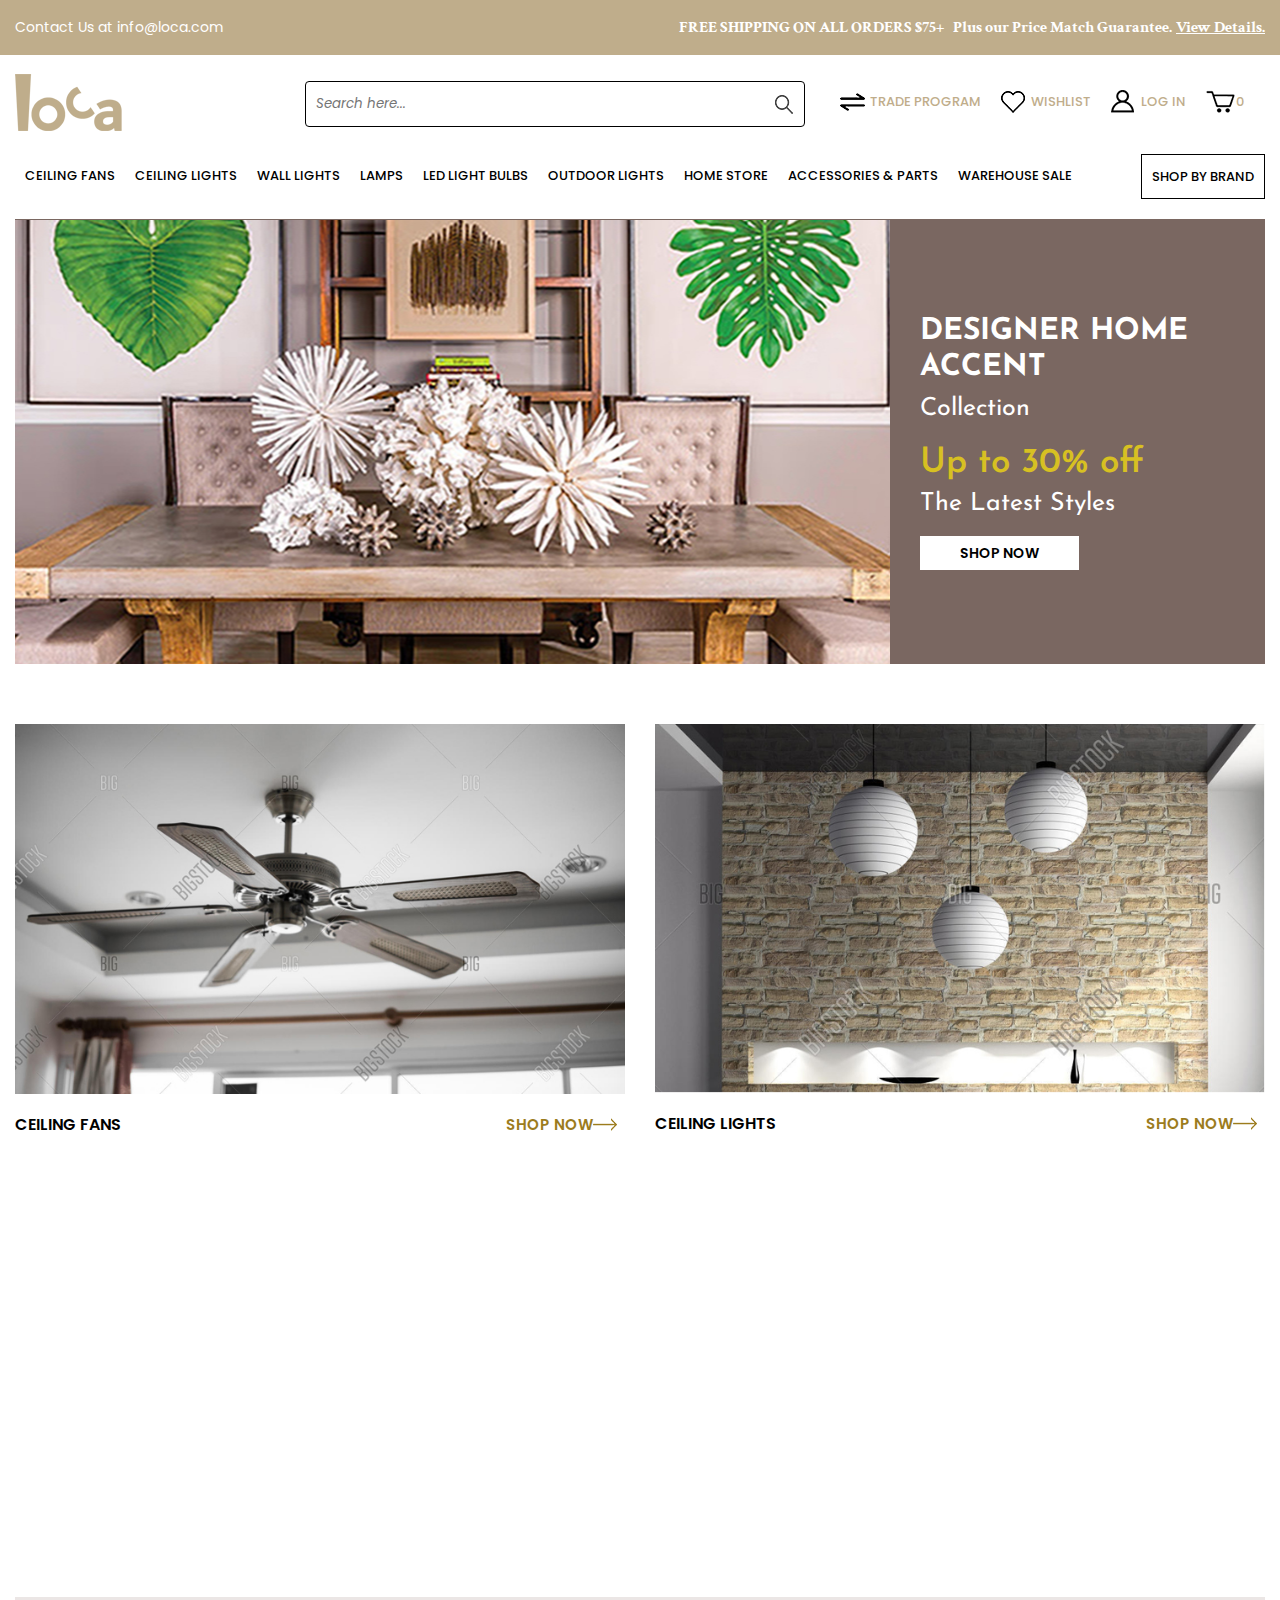
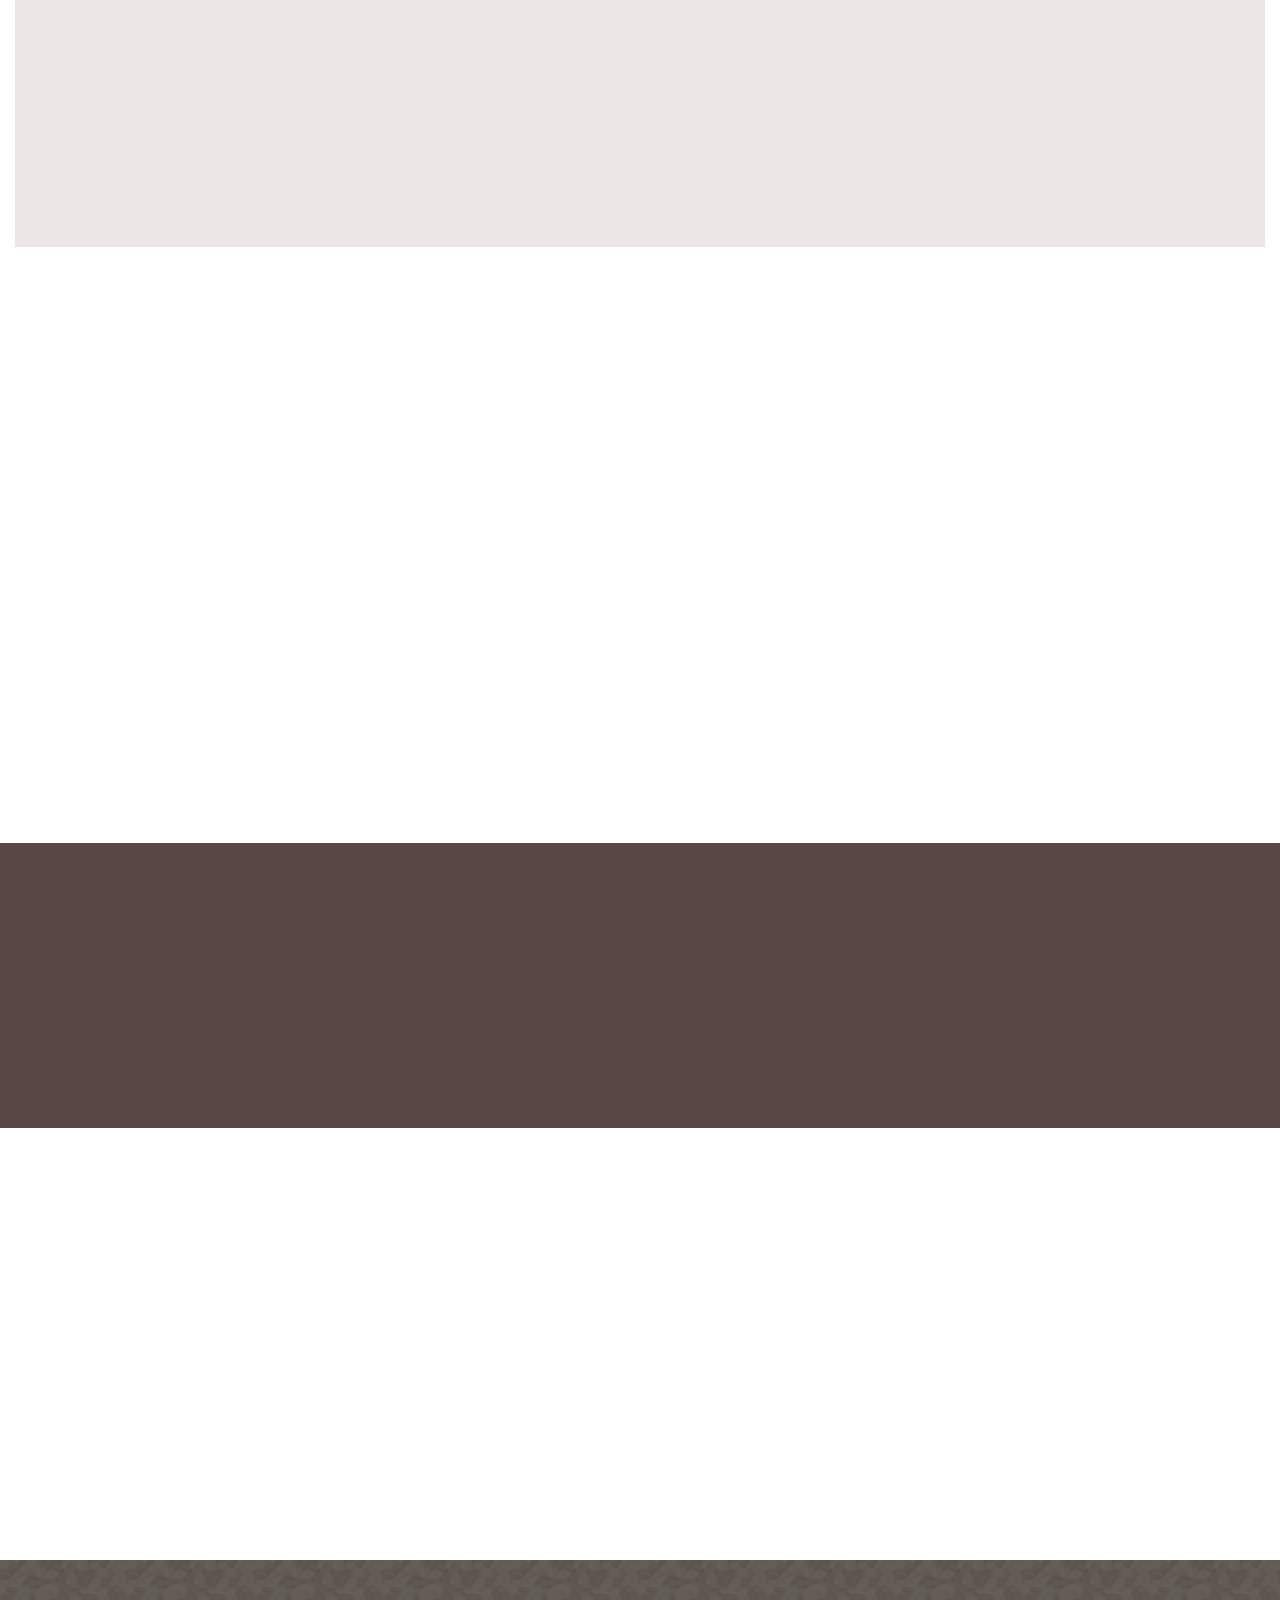
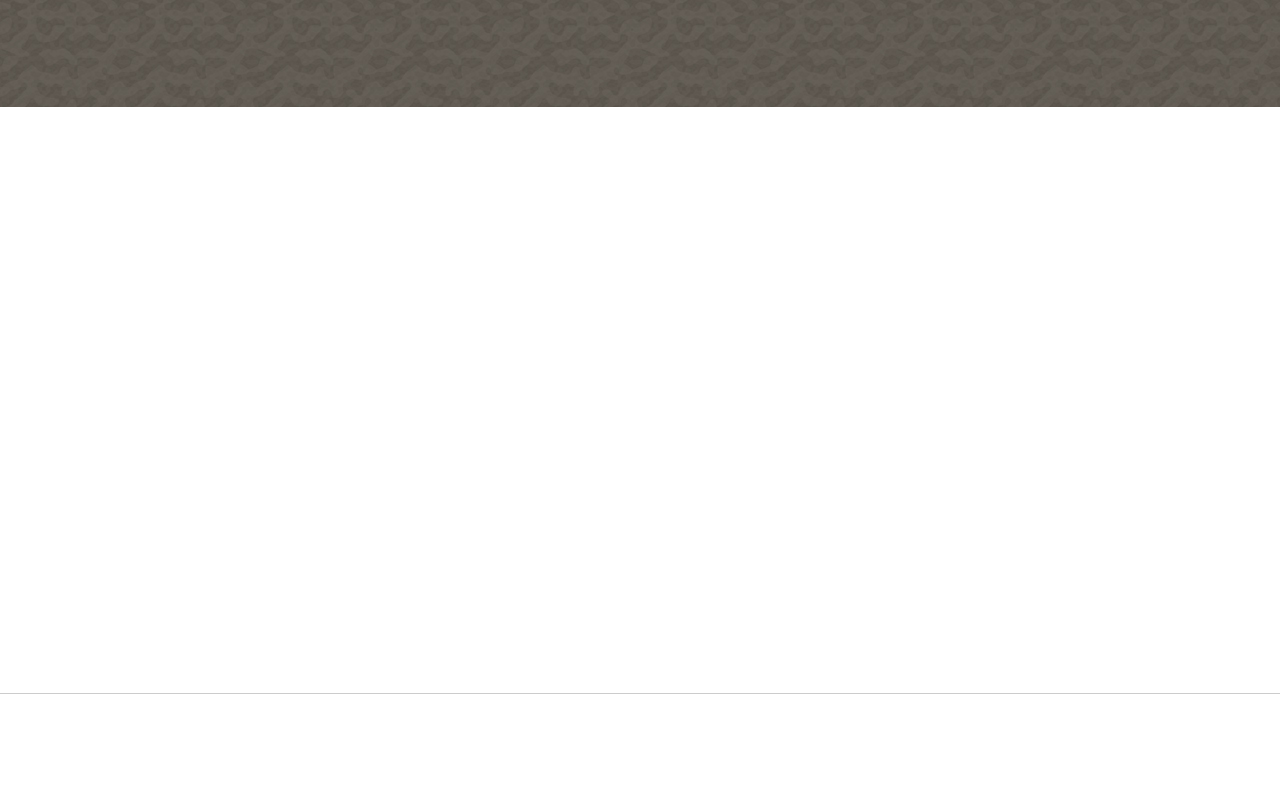
<file: index.html>
<!DOCTYPE html>
<html>

<head>
    <meta http-equiv="X-UA-Compatible" content="IE=edge,chrome=1">
    <meta http-equiv="Content-Type" content="text/html; charset=UTF-8" />
    <meta name="viewport" content="user-scalable=no, width=device-width, initial-scale=1, maximum-scale=1.0">
    <meta name="format-detection" content="telephone=no">
    <title>Welcome to Loca</title>

    <link rel="shortcut icon" href="images/favicon(1).ico" type="image/x-icon">

    <link rel="preconnect" href="https://fonts.gstatic.com">
    <link
        href="https://fonts.googleapis.com/css2?family=Crimson+Text:ital,wght@0,400;0,600;0,700;1,400;1,600;1,700&family=Josefin+Sans:ital,wght@0,200;0,300;0,400;0,500;0,600;0,700;1,200;1,300;1,400;1,500;1,600;1,700&family=Poppins:ital,wght@0,100;0,200;0,300;0,400;0,500;0,600;0,700;0,800;0,900;1,100;1,200;1,300;1,400;1,500;1,600;1,700;1,800;1,900&display=swap"
        rel="stylesheet">

    <link rel="stylesheet" href="css/stylesheet.css">
    <link rel="stylesheet" href="css/owl.carousel.min.css">
    <link rel="stylesheet" href="css/all.min.css">
    <link rel="stylesheet" href="css/mediaquery.css">
    <link rel="stylesheet" href="css/mmenu.css">
    <link rel="stylesheet" href="css/animate.css">
</head>

<body>
    <div class="wrapper">
        <header class="header">
            <div class="header-top wow fadeIn">
                <div class="container">
                    <div class="header-top-inner">
                        <div class="header-top-left">
                            <span>Contact Us at <a href="mailto:info@loca.com">info@loca.com</a></span>
                        </div>
                        <div class="header-top-right">
                            <span class="free-shipping">FREE SHIPPING ON ALL ORDERS $75+</span>
                            <span class="header-msg">Plus our Price Match Guarantee.</span>
                            <span><a href="">View Details.</a></span>
                        </div>
                    </div>
                </div>
            </div>
            <div class="header-middle wow fadeIn" data-wow-delay=".2s">
                <div class="container">
                    <div class="header-middle-inner">
                        <div class="header-middle-left">
                            <div class="hmiddle-left-mobile-wrap">
                                <div class="hmiddle-left-mobile">
                                    <div class="hamburger-menu"><a href="#my-menu"></a><i class="fas fa-times"></i>
                                    </div>
                                    <div class="search-mobile"><a href="javascript:;" id="so-search"></a></div>
                                </div>
                            </div>
                            <div class="logo">
                                <a href="index.html"><img src="images/brand-logo1.png" alt="logo" title="logo"></a>
                            </div>
                        </div>

                        <div class="header-middle-right">
                            <div class="header-middle-search-bar">
                                <form class="example" action="">
                                    <input type="text" placeholder="Search here..." name="search2" class="search-bar">
                                    <input type="submit" value="">
                                </form>
                            </div>
                            <div class="header-middle-right1">
                                <ul class="header-middle-right-inner">
                                    <li class="trade-program"><a href="">trade program</a></li>
                                    <li class="wishlist"><a href="">wishlist</a></li>
                                    <li class="log-in"><a href="">log in</a></li>
                                    <li class="shopping-cart"><a href="javascript:;"><span
                                                class="cart-counter">0</span></a></li>
                                </ul>
                            </div>
                        </div>
                        <div class="search-overlay">
                            <button class="so-close-button"><i class="fas fa-times"></i></button>
                            <div class="so-content">
                                <input type="text" placeholder="Search here...">
                            </div>
                        </div>
                    </div>
                </div>
            </div>
            <div class="header-bottom wow fadeIn" data-wow-delay=".4s">
                <div class="container">
                    <nav class="desktop-navigation">
                        <ul>
                            <li><a href="">Ceiling Fans</a>
                                <div class="mega-menu">
                                    <ul>
                                        <li><a href="">Desk Fans</a></li>
                                        <li><a href="">Indoor Ceiling Fans</a></li>
                                        <li><a href="">Outdoor Ceiling Fans</a></li>
                                        <li><a href="">220V Ceiling Fans</a></li>
                                    </ul>
                                    <ul>
                                        <li><a href="">Ceiling Fan Blades</a></li>
                                        <li><a href="">Ceiling Fan Controls</a></li>
                                        <li><a href="">Ceiling Fan Couplers</a></li>
                                        <li><a href="">Ceiling Fan Downrods</a></li>
                                    </ul>
                                    <ul>
                                        <li><a href="">Ceiling Fan Light Kits</a></li>
                                        <li><a href="">Ceiling Fan Motors</a></li>
                                        <li><a href="">Sample Category</a></li>
                                        <li><a href="">Sample Category</a></li>
                                    </ul>
                                    <ul>
                                        <li><a href="">Sample Category</a></li>
                                        <li><a href="">Sample Category</a></li>
                                        <li><a href="">Sample Category</a></li>
                                        <li><a href="">Sample Category</a></li>
                                    </ul>
                                </div>
                            </li>
                            <li><a href="">Ceiling Lights</a>
                                <div class="mega-menu">
                                    <ul>
                                        <li><a href="">Sample Category</a></li>
                                        <li><a href="">Sample Category</a></li>
                                        <li><a href="">Sample Category</a></li>
                                        <li><a href="">Sample Category</a></li>
                                    </ul>
                                    <ul>
                                        <li><a href="">Sample Category</a></li>
                                        <li><a href="">Sample Category</a></li>
                                        <li><a href="">Sample Category</a></li>
                                        <li><a href="">Sample Category</a></li>
                                    </ul>
                                    <ul>
                                        <li><a href="">Sample Category</a></li>
                                        <li><a href="">Sample Category</a></li>
                                        <li><a href="">Sample Category</a></li>
                                        <li><a href="">Sample Category</a></li>
                                    </ul>
                                    <ul>
                                        <li><a href="">Sample Category</a></li>
                                        <li><a href="">Sample Category</a></li>
                                        <li><a href="">Sample Category</a></li>
                                        <li><a href="">Sample Category</a></li>
                                    </ul>
                                </div>
                            </li>
                            <li><a href="">Wall Lights</a>
                                <div class="mega-menu">
                                    <ul>
                                        <li><a href="">Sample Category</a></li>
                                        <li><a href="">Sample Category</a></li>
                                        <li><a href="">Sample Category</a></li>
                                        <li><a href="">Sample Category</a></li>
                                    </ul>
                                    <ul>
                                        <li><a href="">Sample Category</a></li>
                                        <li><a href="">Sample Category</a></li>
                                        <li><a href="">Sample Category</a></li>
                                        <li><a href="">Sample Category</a></li>
                                    </ul>
                                    <ul>
                                        <li><a href="">Sample Category</a></li>
                                        <li><a href="">Sample Category</a></li>
                                        <li><a href="">Sample Category</a></li>
                                        <li><a href="">Sample Category</a></li>
                                    </ul>
                                    <ul>
                                        <li><a href="">Sample Category</a></li>
                                        <li><a href="">Sample Category</a></li>
                                        <li><a href="">Sample Category</a></li>
                                        <li><a href="">Sample Category</a></li>
                                    </ul>
                                </div>
                            </li>
                            <li><a href="">Lamps</a>
                                <div class="mega-menu">
                                    <ul>
                                        <li><a href="">Sample Category</a></li>
                                        <li><a href="">Sample Category</a></li>
                                        <li><a href="">Sample Category</a></li>
                                        <li><a href="">Sample Category</a></li>
                                    </ul>
                                    <ul>
                                        <li><a href="">Sample Category</a></li>
                                        <li><a href="">Sample Category</a></li>
                                        <li><a href="">Sample Category</a></li>
                                        <li><a href="">Sample Category</a></li>
                                    </ul>
                                    <ul>
                                        <li><a href="">Sample Category</a></li>
                                        <li><a href="">Sample Category</a></li>
                                        <li><a href="">Sample Category</a></li>
                                        <li><a href="">Sample Category</a></li>
                                    </ul>
                                    <ul>
                                        <li><a href="">Sample Category</a></li>
                                        <li><a href="">Sample Category</a></li>
                                        <li><a href="">Sample Category</a></li>
                                        <li><a href="">Sample Category</a></li>
                                    </ul>
                                </div>
                            </li>
                            <li><a href="">Led Light bulbs</a>
                                <div class="mega-menu">
                                    <ul>
                                        <li><a href="">Sample Category</a></li>
                                        <li><a href="">Sample Category</a></li>
                                        <li><a href="">Sample Category</a></li>
                                        <li><a href="">Sample Category</a></li>
                                    </ul>
                                    <ul>
                                        <li><a href="">Sample Category</a></li>
                                        <li><a href="">Sample Category</a></li>
                                        <li><a href="">Sample Category</a></li>
                                        <li><a href="">Sample Category</a></li>
                                    </ul>
                                    <ul>
                                        <li><a href="">Sample Category</a></li>
                                        <li><a href="">Sample Category</a></li>
                                        <li><a href="">Sample Category</a></li>
                                        <li><a href="">Sample Category</a></li>
                                    </ul>
                                    <ul>
                                        <li><a href="">Sample Category</a></li>
                                        <li><a href="">Sample Category</a></li>
                                        <li><a href="">Sample Category</a></li>
                                        <li><a href="">Sample Category</a></li>
                                    </ul>
                                </div>
                            </li>
                            <li><a href="">Outdoor Lights</a>
                                <div class="mega-menu">
                                    <ul>
                                        <li><a href="">Sample Category</a></li>
                                        <li><a href="">Sample Category</a></li>
                                        <li><a href="">Sample Category</a></li>
                                        <li><a href="">Sample Category</a></li>
                                    </ul>
                                    <ul>
                                        <li><a href="">Sample Category</a></li>
                                        <li><a href="">Sample Category</a></li>
                                        <li><a href="">Sample Category</a></li>
                                        <li><a href="">Sample Category</a></li>
                                    </ul>
                                    <ul>
                                        <li><a href="">Sample Category</a></li>
                                        <li><a href="">Sample Category</a></li>
                                        <li><a href="">Sample Category</a></li>
                                        <li><a href="">Sample Category</a></li>
                                    </ul>
                                    <ul>
                                        <li><a href="">Sample Category</a></li>
                                        <li><a href="">Sample Category</a></li>
                                        <li><a href="">Sample Category</a></li>
                                        <li><a href="">Sample Category</a></li>
                                    </ul>
                                </div>
                            </li>
                            <li><a href="">Home Store</a>
                                <div class="mega-menu">
                                    <ul>
                                        <li><a href="">Sample Category</a></li>
                                        <li><a href="">Sample Category</a></li>
                                        <li><a href="">Sample Category</a></li>
                                        <li><a href="">Sample Category</a></li>
                                    </ul>
                                    <ul>
                                        <li><a href="">Sample Category</a></li>
                                        <li><a href="">Sample Category</a></li>
                                        <li><a href="">Sample Category</a></li>
                                        <li><a href="">Sample Category</a></li>
                                    </ul>
                                    <ul>
                                        <li><a href="">Sample Category</a></li>
                                        <li><a href="">Sample Category</a></li>
                                        <li><a href="">Sample Category</a></li>
                                        <li><a href="">Sample Category</a></li>
                                    </ul>
                                    <ul>
                                        <li><a href="">Sample Category</a></li>
                                        <li><a href="">Sample Category</a></li>
                                        <li><a href="">Sample Category</a></li>
                                        <li><a href="">Sample Category</a></li>
                                    </ul>
                                </div>
                            </li>
                            <li><a href="">Accessories & Parts</a>
                                <div class="mega-menu">
                                    <ul>
                                        <li><a href="">Sample Category</a></li>
                                        <li><a href="">Sample Category</a></li>
                                        <li><a href="">Sample Category</a></li>
                                        <li><a href="">Sample Category</a></li>
                                    </ul>
                                    <ul>
                                        <li><a href="">Sample Category</a></li>
                                        <li><a href="">Sample Category</a></li>
                                        <li><a href="">Sample Category</a></li>
                                        <li><a href="">Sample Category</a></li>
                                    </ul>
                                    <ul>
                                        <li><a href="">Sample Category</a></li>
                                        <li><a href="">Sample Category</a></li>
                                        <li><a href="">Sample Category</a></li>
                                        <li><a href="">Sample Category</a></li>
                                    </ul>
                                    <ul>
                                        <li><a href="">Sample Category</a></li>
                                        <li><a href="">Sample Category</a></li>
                                        <li><a href="">Sample Category</a></li>
                                        <li><a href="">Sample Category</a></li>
                                    </ul>
                                </div>
                            </li>
                            <li><a href="">Warehouse Sale</a>
                                <div class="mega-menu">
                                    <ul>
                                        <li><a href="">Sample Category</a></li>
                                        <li><a href="">Sample Category</a></li>
                                        <li><a href="">Sample Category</a></li>
                                        <li><a href="">Sample Category</a></li>
                                    </ul>
                                    <ul>
                                        <li><a href="">Sample Category</a></li>
                                        <li><a href="">Sample Category</a></li>
                                        <li><a href="">Sample Category</a></li>
                                        <li><a href="">Sample Category</a></li>
                                    </ul>
                                    <ul>
                                        <li><a href="">Sample Category</a></li>
                                        <li><a href="">Sample Category</a></li>
                                        <li><a href="">Sample Category</a></li>
                                        <li><a href="">Sample Category</a></li>
                                    </ul>
                                    <ul>
                                        <li><a href="">Sample Category</a></li>
                                        <li><a href="">Sample Category</a></li>
                                        <li><a href="">Sample Category</a></li>
                                        <li><a href="">Sample Category</a></li>
                                    </ul>
                                </div>
                            </li>
                            <li class="shop-by-brand"><a href="">shop by brand</a>
                            </li>
                        </ul>
                    </nav>
                    <nav id="my-menu" style="display: none;">
                        <ul>
                            <li><a href="">Ceiling Fans</a></li>
                            <li><a href="">Ceiling Lights</a></li>
                            <li><a href="">Wall Lights</a></li>
                            <li><a href="">Lamps</a></li>
                            <li><a href="">Led Light bulbs</a></li>
                            <li><a href="">Outdoor Lights</a></li>
                            <li><a href="">Home Store</a></li>
                            <li><a href="">Accessories & Parts</a></li>
                            <li><a href="">Warehouse Sale</a></li>
                            <li><a href="">shop by brand</a></li>
                            <li><a href="">log in</a></li>
                            <li><a href="">wishlist</a></li>
                        </ul>
                    </nav>
                </div>
            </div>
        </header>


        <section class="home-banner">
            <div class="container">
                <ul class="banner-slider owl-carousel">
                    <li class="banner-slider-section">
                        <!-- <div class="banner-description-mobile">
                        <h1>Designer Home Accent</h1>
                        <p class="sale">Up to 30% off</p>
                        <p class="latest-style">The Latest Styles</p>
                        <a href="">shop now</a>
                    </div> -->
                        <div class="banner-img wow fadeIn"></div>
                        <div class="banner-description wow fadeInRight" data-wow-delay=".2s">
                            <h2>Designer Home Accent</h2>
                            <h3>Collection</h3>
                            <p class="sale">Up to 30% off</p>
                            <p class="latest-style">The Latest Styles</p>
                            <a href="">shop now</a>
                        </div>
                    </li>
                </ul>
            </div>
        </section>

        <section class="photo-grid">
            <div class="container">
                <div class="photo-grid-inner">
                    <ul class="photo-grid-two-col ">
                        <li class="wow fadeInRight">
                            <article class="photo-grid-article">
                                <figure class="photo-grid-figure">
                                    <a href="" class="photo-grid-two-img-wrap">
                                        <img src="./images/ceiling-fans.jpg" alt="ceiling-fans" title="ceiling fans">
                                    </a>
                                </figure>
                                <div class="photo-grid-figcaption-inner">
                                    <div class="product-title">
                                        <h4><a href="">ceiling fans</a></h4>
                                    </div>
                                    <div class="shop-now"><a href="">shop now</a></div>
                                </div>
                            </article>
                        </li>
                        <li class="wow fadeInRight" data-wow-delay=".2s">
                            <article class="photo-grid-article">
                                <figure class="photo-grid-figure">
                                    <a href="" class="photo-grid-two-img-wrap">
                                        <img src="./images/ceiling-lights.jpg" alt="ceiling-lights"
                                            title="ceiling lights">
                                    </a>
                                </figure>
                                <div class="photo-grid-figcaption-inner">
                                    <div class="product-title">
                                        <h4><a href="">ceiling lights</a></h4>
                                    </div>
                                    <div class="shop-now"><a href="">shop now</a></div>
                                </div>
                            </article>
                        </li>
                    </ul>
                </div>
            </div>
        </section>

        <section class="photo-grid">
            <div class="container">
                <div class="photo-grid-inner">
                    <ul class="photo-grid-three-col">
                        <li class="wow fadeInRight">
                            <article class="photo-grid-article">
                                <figure class="photo-grid-figure">
                                    <a href="" class="photo-grid-three-img-wrap">
                                        <img src="images/wall-lights.jpg" alt="wall-lights" title="Wall Lights">
                                    </a>
                                </figure>
                                <div class="photo-grid-figcaption-inner">
                                    <div class="product-title">
                                        <h4><a href="">Wall Lights</a></h4>
                                    </div>
                                    <div class="shop-now"><a href="">shop now</a></div>
                                </div>
                            </article>
                        </li>
                        <li class="wow fadeInRight" data-wow-delay=".2s">
                            <article class="photo-grid-article">
                                <figure class="photo-grid-figure">
                                    <a href="" class="photo-grid-three-img-wrap">
                                        <img src="images/lamps.jpg" alt="lamps" title="lamps">
                                    </a>
                                </figure>
                                <div class="photo-grid-figcaption-inner">
                                    <div class="product-title">
                                        <h4><a href="">Lamps</a></h4>
                                    </div>
                                    <div class="shop-now"><a href="">shop now</a></div>
                                </div>
                            </article>
                        </li>
                        <li class="wow fadeInRight" data-wow-delay=".4s">
                            <article class="photo-grid-article ">
                                <figure class="photo-grid-figure">
                                    <a href="" class="photo-grid-three-img-wrap">
                                        <img src="images/outdoor-lights.jpg" alt="outdoor-lights"
                                            title="Outdoor Lights">
                                    </a>
                                </figure>
                                <div class="photo-grid-figcaption-inner">
                                    <div class="product-title">
                                        <h4><a href="">ceiling lights</a></h4>
                                    </div>
                                    <div class="shop-now"><a href="">shop now</a></div>
                                </div>
                            </article>
                        </li>
                    </ul>
                </div>
            </div>
        </section>

        <section class="LED-light-bulbs">
            <div class="container">
                <div class="LED-light-bulbs-inner">
                    <div class="LED-bulbs-content">
                        <div class="LED-content-mobile wow fadeInRight" data-wow-delay=".2s">
                            <h2>led light bulbs</h2>
                            <a href="">shop now</a>
                        </div>
                        <div class="LED-content-img-wrap wow fadeIn" data-wow-delay=".2s">
                        </div>
                        <div class="LED-content wow fadeInRight">
                            <h2>led light bulbs</h2>
                            <a href="">shop now</a>
                        </div>
                    </div>
                </div>
            </div>
        </section>

        <section class="photo-grid">
            <div class="container">
                <div class="photo-grid-inner">
                    <ul class="photo-grid-two-col">
                        <li class="wow fadeInUp">
                            <article class="photo-grid-article">
                                <figure class="photo-grid-figure">
                                    <a href="" class="photo-grid-two-img-wrap">
                                        <img src="./images/home-store.jpg" alt="home-store" title="Home store">
                                    </a>
                                </figure>
                                <div class="photo-grid-figcaption-inner">
                                    <div class="product-title">
                                        <h4><a href="">home store</a></h4>
                                    </div>
                                    <div class="shop-now"><a href="">shop now</a></div>
                                </div>
                            </article>
                        </li>
                        <li class="wow fadeInUp" data-wow-delay=".2s">
                            <article class="photo-grid-article ">
                                <figure class="photo-grid-figure">
                                    <a href="" class="photo-grid-two-img-wrap">
                                        <img src="./images/accessories.jpg" alt="Accessories & Parts"
                                            title="Accessories & Parts">
                                    </a>
                                </figure>
                                <div class="photo-grid-figcaption-inner">
                                    <div class="product-title">
                                        <h4><a href="">Accessories & Parts</a></h4>
                                    </div>
                                    <div class="shop-now"><a href="">shop now</a></div>
                                </div>
                            </article>
                        </li>
                    </ul>
                </div>
            </div>
        </section>

        <section class="shop-by-category">
            <div class="container">
                <div class="shop-by-cateogry-inner wow fadeInUp">
                    <div class="shop-by-category-title">
                        <h3>Shop By Category</h3>
                    </div>
                    <div class="shop-cat-content wow fadeInDown">
                        <ul class="shop-cat-slider owl-carousel">
                            <li>
                                <article class="shop-cat-article">
                                    <figure class="shop-cat-figure">
                                        <a href="#" class="shop-cat-img-wrap">
                                            <img src="images/fan-slider.jpg" alt="ceiling-fan" title="Ceiling Fan">
                                        </a>
                                    </figure>

                                    <a href="#" class="shop-cat-figcaption">
                                        <h4>Ceiling Fans</h4>
                                    </a>
                                </article>
                            </li>
                            <li>
                                <article class="shop-cat-article">
                                    <figure class="shop-cat-figure">
                                        <a href="#" class="shop-cat-img-wrap">
                                            <img src="images/lights-slider.jpg" alt="ceiling-lights"
                                                title="Ceiling Lights">
                                        </a>
                                    </figure>
                                    <a href="#" class="shop-cat-figcaption">
                                        <h4>Ceiling Lights</h4>
                                    </a>
                                </article>
                            </li>
                            <li>
                                <article class="shop-cat-article">
                                    <figure class="shop-cat-figure">
                                        <a href="#" class="shop-cat-img-wrap">
                                            <img src="images/wall-lights-slider.jpg" alt="wall-lights"
                                                title="Wall Lights">
                                        </a>
                                    </figure>
                                    <a href="#" class="shop-cat-figcaption">
                                        <h4>Wall Lights</h4>
                                    </a>
                                </article>
                            </li>
                            <li>
                                <article class="shop-cat-article">
                                    <figure class="shop-cat-figure">
                                        <a href="#" class="shop-cat-img-wrap">
                                            <img src="images/lamps-slider.jpg" alt="lamps" title="Lamps">
                                        </a>
                                    </figure>
                                    <a href="#" class="shop-cat-figcaption">
                                        <h4>Lamps</h4>
                                    </a>
                                </article>
                            </li>
                            <li>
                                <article class="shop-cat-article">
                                    <figure class="shop-cat-figure">
                                        <a href="#" class="shop-cat-img-wrap">
                                            <img src="images/outdoor-lights-slider.jpg" alt="outdoor-lights"
                                                title="Outdoor Lights">
                                        </a>
                                    </figure>
                                    <a href="#" class="shop-cat-figcaption">
                                        <h4>Outdoor Lights</h4>
                                    </a>
                                </article>
                            </li>
                            <li>
                                <article class="shop-cat-article">
                                    <figure class="shop-cat-figure">
                                        <a href="#" class="shop-cat-img-wrap">
                                            <img src="images/home-store-slider.jpg" alt="home-store" title="Home Store">
                                        </a>
                                    </figure>
                                    <a href="#" class="shop-cat-figcaption">
                                        <h4>Home Store</h4>
                                    </a>
                                </article>
                            </li>
                            <li>
                                <article class="shop-cat-article">
                                    <figure class="shop-cat-figure">
                                        <a href="#" class="shop-cat-img-wrap">
                                            <img src="images/fan-slider.jpg" alt="ceiling-fan" title="Ceiling Fan">
                                        </a>
                                    </figure>
                                    <a href="#" class="shop-cat-figcaption">
                                        <h4>Ceiling Fans</h4>
                                    </a>
                                </article>
                            </li>
                            <li>
                                <article class="shop-cat-article">
                                    <figure class="shop-cat-figure">
                                        <a href="#" class="shop-cat-img-wrap">
                                            <img src="images/lights-slider.jpg" alt="ceiling-lights"
                                                title="Ceiling Lights">
                                        </a>
                                    </figure>
                                    <a href="#" class="shop-cat-figcaption">
                                        <h4>Ceiling Lights</h4>
                                    </a>
                                </article>
                            </li>
                        </ul>
                    </div>
                </div>
            </div>
        </section>

        <section class="trade-account">
            <div class="container">
                <div class="trade-account-inner wow fadeIn">
                    <div class="trade-account-content ">
                        <h2>get trade account</h2>
                        <h3>Enjoy Special Discount</h3>
                        <div><a href="">get trade account</a></div>
                    </div>
                </div>
            </div>
        </section>

        <section class="gallery-section">
            <div class="container">
                <div class="gallery-section-inner  wow fadeInUp">
                    <div class="gallery-section-title">
                        <h3><a href="">View our Gallery</a></h3>
                    </div>
                    <div class="gallery">
                        <ul>
                            <li class="wow fadeInDown">
                                <figure class="gallery-image">
                                    <a href="" class="gallery-image-wrap">
                                        <img src="images/gallery1.jpg" title="gallery" alt="gallery">
                                    </a>
                                    <figcaption class="gallery-overlay">
                                        <a href="">View Gallery</a>
                                    </figcaption>
                                </figure>
                            </li>
                            <li class="wow fadeInDown">
                                <figure class="gallery-image">
                                    <a href="" class="gallery-image-wrap">
                                        <img src="images/gallery2.jpg" title="gallery" alt="gallery">
                                    </a>
                                    <figcaption class="gallery-overlay">
                                        <a href="">View Gallery</a>
                                    </figcaption>
                                </figure>
                            </li>
                            <li class="wow fadeInDown">
                                <figure class="gallery-image">
                                    <a href="" class="gallery-image-wrap">
                                        <img src="images/gallery3.jpg" title="gallery" alt="gallery">
                                    </a>
                                    <figcaption class="gallery-overlay">
                                        <a href="">View Gallery</a>
                                    </figcaption>
                                </figure>
                            </li>
                            <li class="wow fadeInDown">
                                <figure class="gallery-image">
                                    <a href="" class="gallery-image-wrap">
                                        <img src="images/gallery4.jpg" title="gallery" alt="gallery">
                                    </a>
                                    <figcaption class="gallery-overlay">
                                        <a href="">View Gallery</a>
                                    </figcaption>
                                </figure>
                            </li>
                            <li class="wow fadeInDown">
                                <figure class="gallery-image">
                                    <a href="" class="gallery-image-wrap">
                                        <img src="images/gallery5.jpg" title="gallery" alt="gallery">
                                    </a>
                                    <figcaption class="gallery-overlay">
                                        <a href="">View Gallery</a>
                                    </figcaption>
                                </figure>
                            </li>
                        </ul>
                    </div>
                </div>
            </div>
        </section>

        <section class="warehouse-ad">
            <div class="container">
                <div class="warehouse-ad-inner wow fadeIn">
                    <div class="ad-left-part">
                        <a href="">
                            <img src="images/ad-left-part.png">
                        </a>
                    </div>
                    <div class="ad-right-part">
                        <a href="">
                            <img src="images/ad-right-part.png">
                        </a>
                    </div>
                </div>
            </div>
        </section>

        <footer class="footer">
            <div class="footer-top wow fadeIn">
                <div class="container">
                    <div class="footer-top-inner">
                        <div class="sign-up-section">
                            <div class="left-column">
                                <img src="images/sign-up-icon.png" alt="sign-up" title="Sign up">
                            </div>
                            <div class="right-column">
                                <h4>Sign up for Special Deals and Promotions</h4>
                                <p>Get exclusive offers, and be the first to hear about new brands, styles and more!
                                </p>
                            </div>
                        </div>
                        <div class="subscribe-section">
                            <input type="text" class="subscribe-bar" placeholder="Enter your email address">
                            <input type="submit" class="subscribe-button" value="subscribe">
                        </div>
                    </div>
                </div>
            </div>
            <div class="footer-middle">
                <div class="container">
                    <div class="footer-middle-inner">
                        <div class="fcolumn1 footer-top-link wow fadeInRight">
                            <h6>shop by products</h6>
                            <ul>
                                <li><a href="">Ceiling Fans</a></li>
                                <li><a href="">Ceiling Lights</a></li>
                                <li><a href="">Wall Lights </a></li>
                                <li><a href="">Lamps</a></li>
                                <li><a href="">Outdoor Lights</a></li>
                                <li><a href="">Led Light Bulbs</a></li>
                                <li><a href="">Home Store</a></li>
                                <li><a href="">Accessories & Parts</a></li>
                                <li><a href="">Warehouse Sale</a></li>
                            </ul>
                        </div>
                        <div class="fcolumn2 footer-top-link wow fadeInRight" data-wow-delay=".2s">
                            <h6>Shop By Popular Brands</h6>
                            <ul>
                                <li><a href="">Classic Lighting</a></li>
                                <li><a href="">LIVEX Lighting</a></li>
                                <li><a href="">NUVO Lighting</a></li>
                                <li><a href="">Trans Globe Lighting</a></li>
                                <li><a href="">Vaxcel</a></li>
                                <li><a href="">View All Brands</a></li>
                            </ul>
                        </div>
                        <div class="fcolumn3 footer-top-link wow fadeInRight" data-wow-delay=".4s">
                            <h6>Quick Links</h6>
                            <ul>
                                <li><a href="">My Account</a></li>
                                <li><a href="">Wish List</a></li>
                                <li><a href="">Order Status</a></li>
                                <li><a href="">Shipping & Returns</a></li>
                                <li><a href="">Quantity Discounts</a></li>
                                <li><a href="">About Loca</a></li>
                                <li><a href="">Contact</a></li>
                            </ul>
                        </div>
                        <div class="fcolumn4 wow fadeInRight" data-wow-delay=".6s">
                            <div class="fcolumn-top ">
                                <h6>connect with</h6>
                                <ul>
                                    <li class="fcolumn-top1 icon1"><a href=""></a></li>
                                    <li class="fcolumn-top1 icon2"><a href=""></a></li>
                                    <li class="fcolumn-top1 icon3"><a href=""></a></li>
                                    <li class="fcolumn-top1 icon4"><a href=""></a></li>
                                    <li class="fcolumn-top1 icon5"><a href=""></a></li>
                                </ul>
                            </div>
                            <div class="fcolumn-bottom footer-top-link">
                                <h6>contact</h6>
                                <ul>
                                    <li class="call-footer"><a href="tel:+18884536642">(888) 453-6642</a></li>
                                    <li class="mail-footer"><a href="mailto:info@loca.com">info@loca.com</a></li>
                                </ul>
                            </div>
                        </div>
                    </div>
                </div>
            </div>
            <div class="footer-bottom">
                <div class="container">
                    <div class="footer-bottom-inner wow fadeInLeft">

                        <div class="fbottom-middle">

                            <div class="fbottom-img-wrap">
                                <img src="images/paypal.png" alt="paypal-verified" title="PayPal Verified">
                                <img src="images/verified-merchant.png" alt="verified-merchant"
                                    title="Verified Merchant">
                            </div>
                            <div class="payment">
                                <ul>
                                    <li><img src="images/payment.png"></li>
                                    <li><img src="images/payment1.png"></li>
                                    <li><img src="images/payment2.png"></li>
                                    <li><img src="images/payment3.png"></li>
                                    <li><img src="images/payment4.png"></li>
                                </ul>
                            </div>
                        </div>
                        <div class="fbottom-right">
                            <p>Website designed by <a href="" target="_blank">Bliss Web Solution Pvt. Ltd.</a></p>
                        </div>
                        <div class="fbottom-left">
                            <p>&copy; 2021 loca.</p>
                        </div>
                    </div>
                </div>
            </div>
        </footer>
    </div>


    <script src="js/jquery-3.6.0.min.js"></script>
    <script src="js/wow.min.js"></script>
    <script src="js/owl.carousel.min.js"></script>
    <script src="js/mmenu.js"></script>
    <script src="js/custom.js"></script>
</body>

</html>
</file>
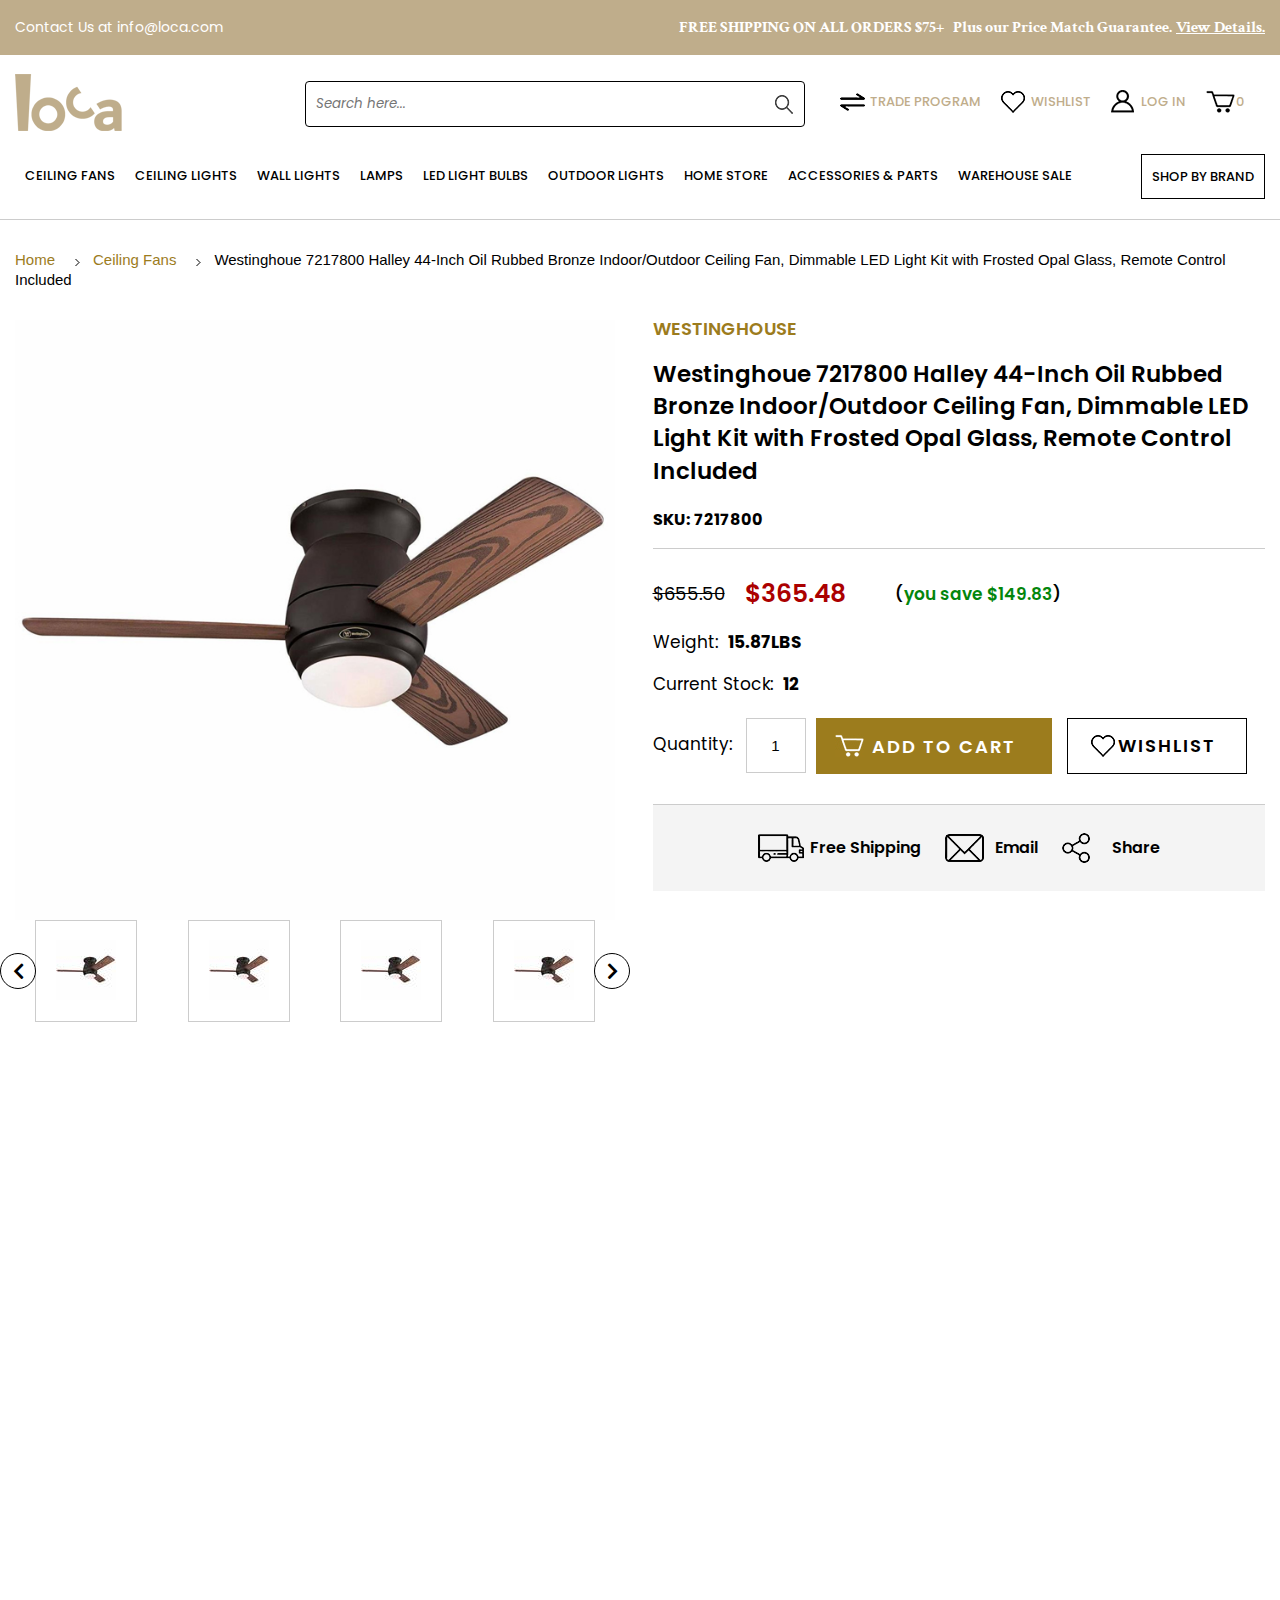
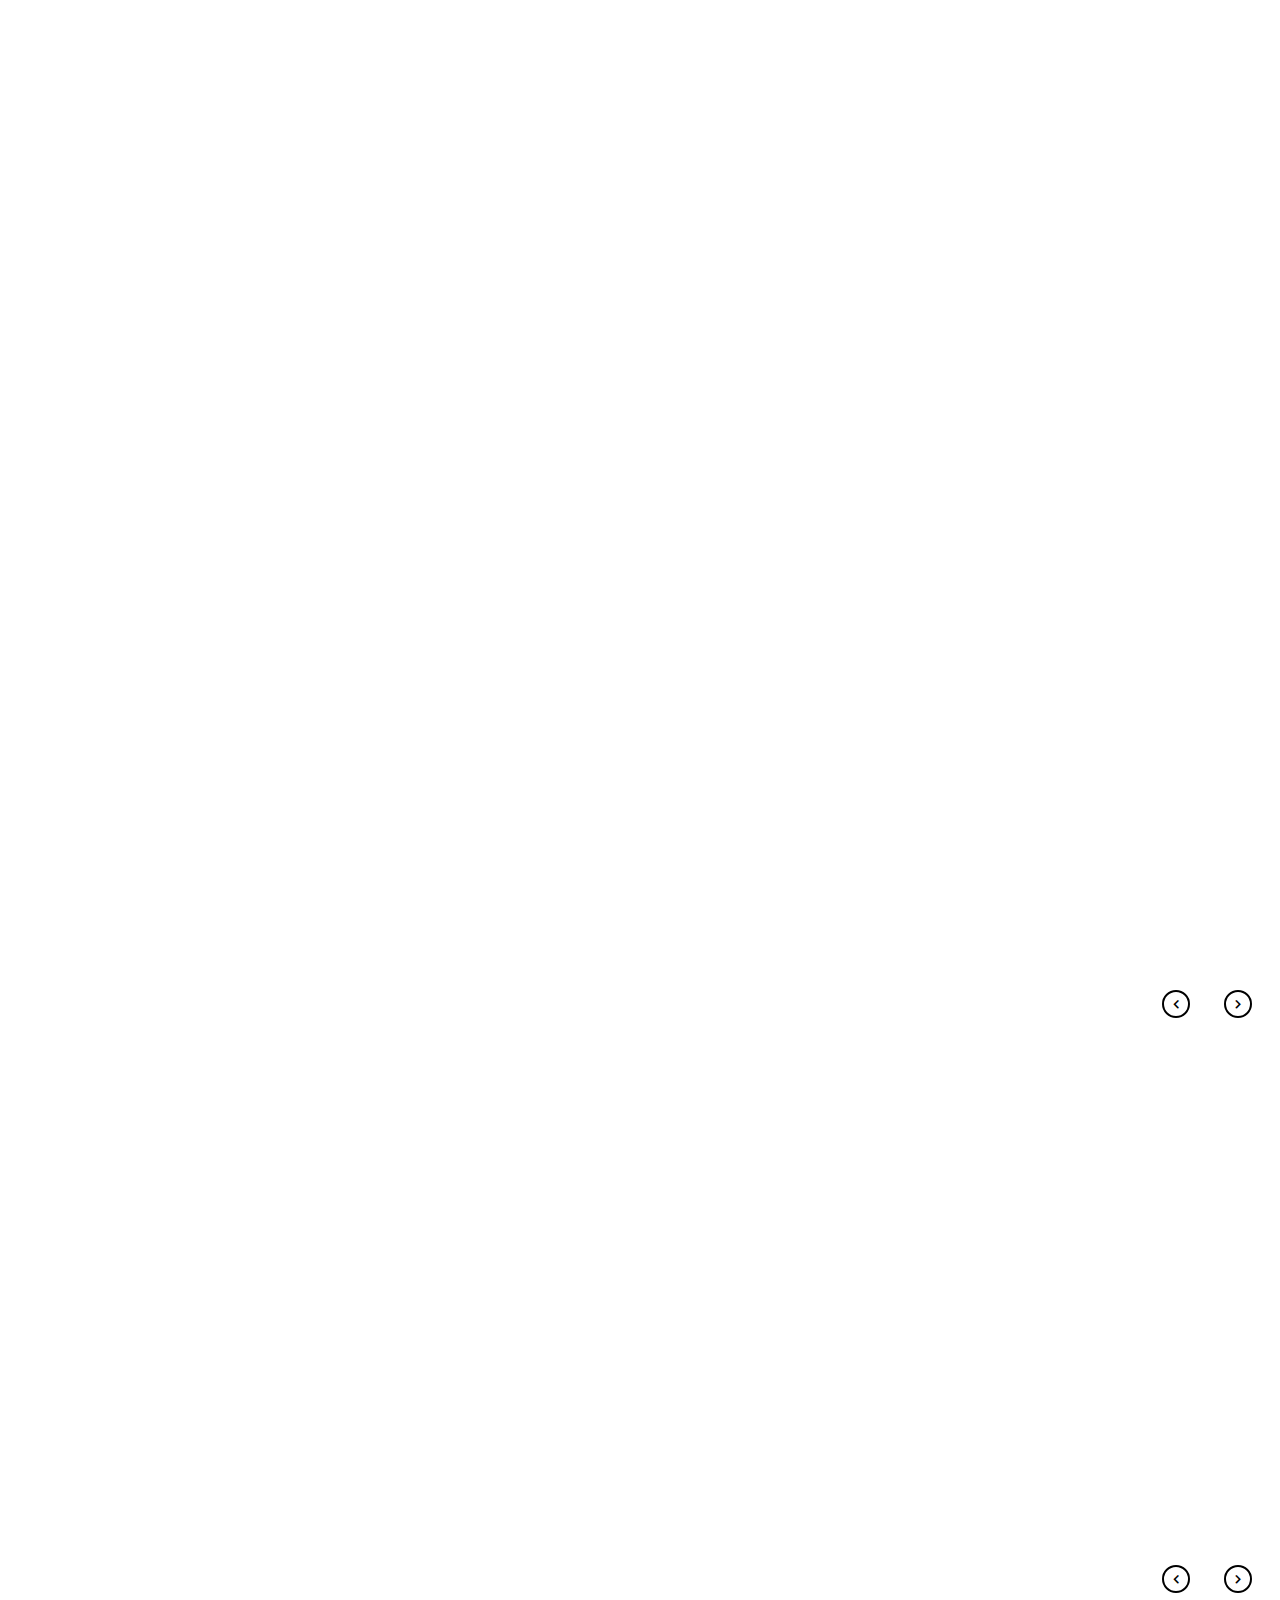
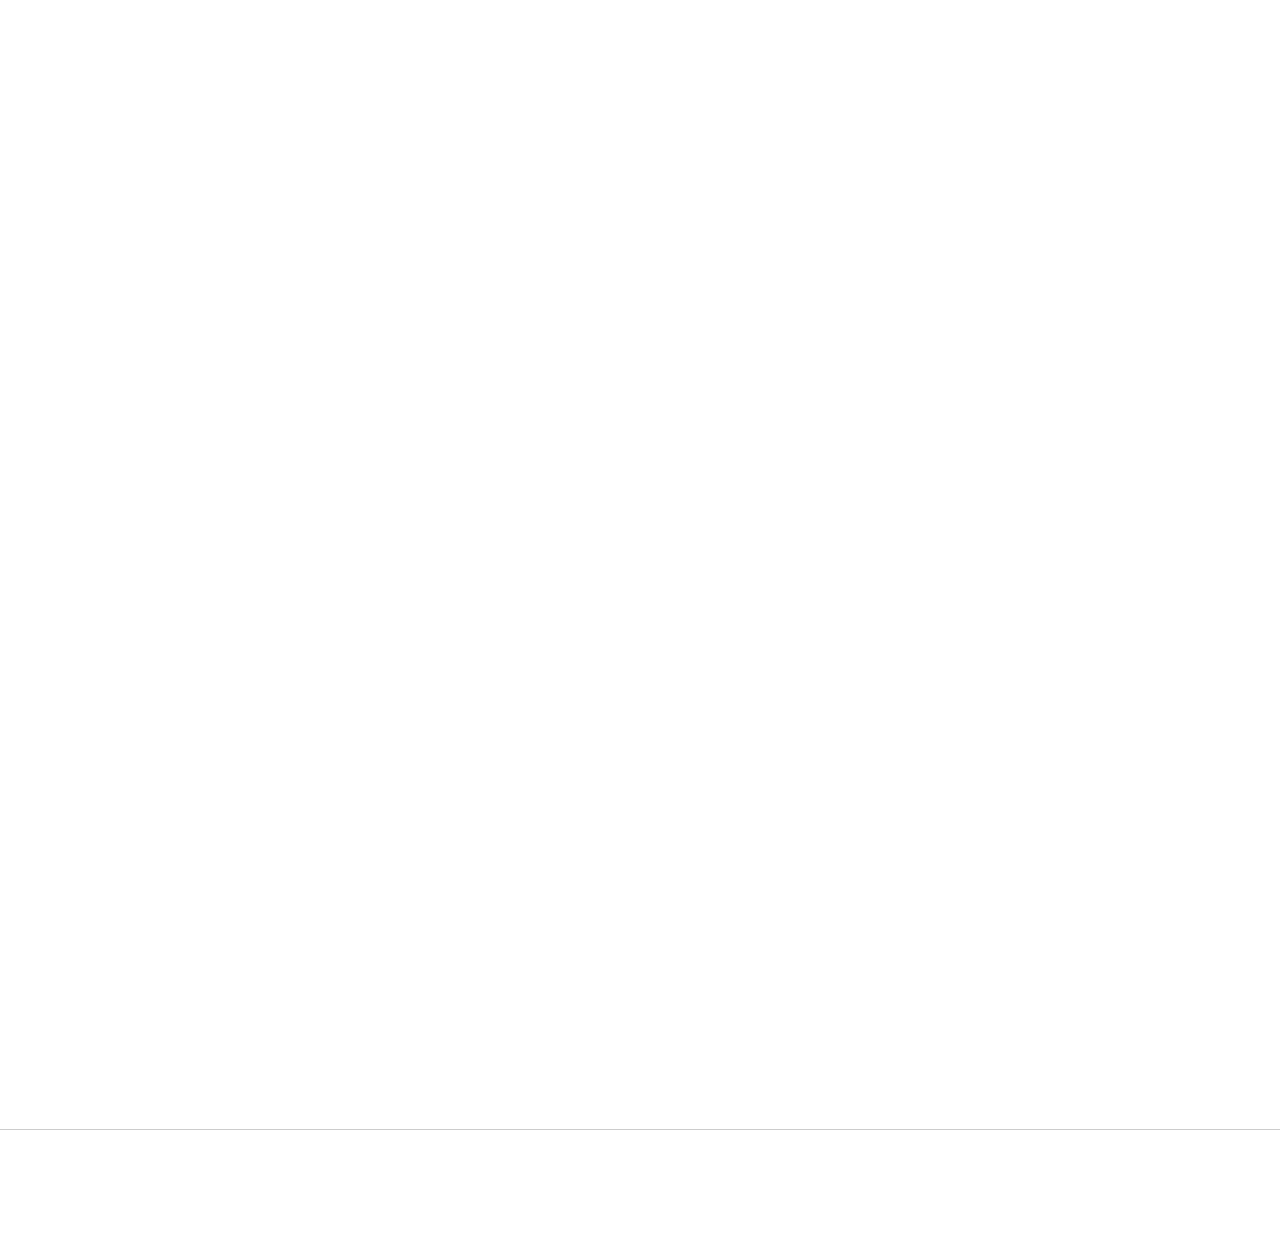
<file: detail.html>
<!DOCTYPE html>
<html>

<head>
    <meta http-equiv="X-UA-Compatible" content="IE=edge,chrome=1">
    <meta http-equiv="Content-Type" content="text/html; charset=UTF-8" />
    <meta name="viewport" content="user-scalable=no, width=device-width, initial-scale=1, maximum-scale=1.0">
    <meta name="format-detection" content="telephone=no">
    <title>Welcome to Loca</title>

    <link rel="shortcut icon" href="images/favicon(1).ico" type="image/x-icon">

    <link rel="preconnect" href="https://fonts.gstatic.com">
    <link
        href="https://fonts.googleapis.com/css2?family=Crimson+Text:ital,wght@0,400;0,600;0,700;1,400;1,600;1,700&family=Josefin+Sans:ital,wght@0,200;0,300;0,400;0,500;0,600;0,700;1,200;1,300;1,400;1,500;1,600;1,700&family=Poppins:ital,wght@0,100;0,200;0,300;0,400;0,500;0,600;0,700;0,800;0,900;1,100;1,200;1,300;1,400;1,500;1,600;1,700;1,800;1,900&display=swap"
        rel="stylesheet">

    <link rel="stylesheet" href="css/stylesheet.css">
    <link rel="stylesheet" href="css/owl.carousel.min.css">
    <link rel="stylesheet" href="css/all.min.css">
    <link rel="stylesheet" href="css/mediaquery.css">
    <link rel="stylesheet" href="css/mmenu.css">
    <link rel="stylesheet" href="css/animate.css">

</head>

<body>
    <div class="wrapper">
        <header class="header">
            <div class="header-top wow fadeIn">
                <div class="container">
                    <div class="header-top-inner">
                        <div class="header-top-left">
                            <span>Contact Us at <a href="mailto:info@loca.com">info@loca.com</a></span>
                        </div>
                        <div class="header-top-right">
                            <span class="free-shipping">FREE SHIPPING ON ALL ORDERS $75+</span>
                            <span class="header-msg">Plus our Price Match Guarantee.</span>
                            <span><a href="">View Details.</a></span>
                        </div>
                    </div>
                </div>
            </div>
            <div class="header-middle wow fadeIn" data-wow-delay=".2s">
                <div class="container">
                    <div class="header-middle-inner">
                        <div class="header-middle-left">
                            <div class="hmiddle-left-mobile">
                                <div class="hamburger-menu"><a href="#my-menu"></a><i class="fas fa-times"></i></div>
                                <div class="search-mobile"><a href="javascript:;" id="so-search"></a></div>
                            </div>
                            <div class="logo">
                                <a href="index.html"><img src="images/brand-logo1.png" alt="logo" title="logo"></a>
                            </div>
                        </div>
                        <div class="header-middle-right">
                            <div class="header-middle-search-bar">
                                <form class="example" action="">
                                    <input type="text" placeholder="Search here..." name="search2" class="search-bar">
                                    <input type="submit" value="">
                                </form>
                            </div>
                            <div class="header-middle-right1">
                                <ul class="header-middle-right-inner">
                                    <li class="trade-program"><a href="">trade program</a></li>
                                    <li class="wishlist"><a href="">wishlist</a></li>
                                    <li class="log-in"><a href="">log in</a></li>
                                    <li class="shopping-cart"><a href="javascript:;"><span
                                        class="cart-counter">0</span></a></li>
                                </ul>
                            </div>
                        </div>
                        <div class="search-overlay">
                            <button class="so-close-button"><i class="fas fa-times"></i></button>
                            <div class="so-content">
                                <input type="text" placeholder="Search here...">
                            </div>
                        </div>
                    </div>
                </div>
            </div>
            <div class="header-bottom wow fadeIn" data-wow-delay=".4s">
                <div class="container">
                    <nav class="desktop-navigation">
                        <ul>
                            <li><a href="">Ceiling Fans</a>
                                <div class="mega-menu">
                                    <ul>
                                        <li><a href="">Desk Fans</a></li>
                                        <li><a href="">Indoor Ceiling Fans</a></li>
                                        <li><a href="">Outdoor Ceiling Fans</a></li>
                                        <li><a href="">220V Ceiling Fans</a></li>
                                    </ul>
                                    <ul>
                                        <li><a href="">Ceiling Fan Blades</a></li>
                                        <li><a href="">Ceiling Fan Controls</a></li>
                                        <li><a href="">Ceiling Fan Couplers</a></li>
                                        <li><a href="">Ceiling Fan Downrods</a></li>
                                    </ul>
                                    <ul>
                                        <li><a href="">Ceiling Fan Light Kits</a></li>
                                        <li><a href="">Ceiling Fan Motors</a></li>
                                        <li><a href="">Sample Category</a></li>
                                        <li><a href="">Sample Category</a></li>
                                    </ul>
                                    <ul>
                                        <li><a href="">Sample Category</a></li>
                                        <li><a href="">Sample Category</a></li>
                                        <li><a href="">Sample Category</a></li>
                                        <li><a href="">Sample Category</a></li>
                                    </ul>
                                </div>
                            </li>
                            <li><a href="">Ceiling Lights</a>
                                <div class="mega-menu">
                                    <ul>
                                        <li><a href="">Sample Category</a></li>
                                        <li><a href="">Sample Category</a></li>
                                        <li><a href="">Sample Category</a></li>
                                        <li><a href="">Sample Category</a></li>
                                    </ul>
                                    <ul>
                                        <li><a href="">Sample Category</a></li>
                                        <li><a href="">Sample Category</a></li>
                                        <li><a href="">Sample Category</a></li>
                                        <li><a href="">Sample Category</a></li>
                                    </ul>
                                    <ul>
                                        <li><a href="">Sample Category</a></li>
                                        <li><a href="">Sample Category</a></li>
                                        <li><a href="">Sample Category</a></li>
                                        <li><a href="">Sample Category</a></li>
                                    </ul>
                                    <ul>
                                        <li><a href="">Sample Category</a></li>
                                        <li><a href="">Sample Category</a></li>
                                        <li><a href="">Sample Category</a></li>
                                        <li><a href="">Sample Category</a></li>
                                    </ul>
                                </div>
                            </li>
                            <li><a href="">Wall Lights</a>
                                <div class="mega-menu">
                                    <ul>
                                        <li><a href="">Sample Category</a></li>
                                        <li><a href="">Sample Category</a></li>
                                        <li><a href="">Sample Category</a></li>
                                        <li><a href="">Sample Category</a></li>
                                    </ul>
                                    <ul>
                                        <li><a href="">Sample Category</a></li>
                                        <li><a href="">Sample Category</a></li>
                                        <li><a href="">Sample Category</a></li>
                                        <li><a href="">Sample Category</a></li>
                                    </ul>
                                    <ul>
                                        <li><a href="">Sample Category</a></li>
                                        <li><a href="">Sample Category</a></li>
                                        <li><a href="">Sample Category</a></li>
                                        <li><a href="">Sample Category</a></li>
                                    </ul>
                                    <ul>
                                        <li><a href="">Sample Category</a></li>
                                        <li><a href="">Sample Category</a></li>
                                        <li><a href="">Sample Category</a></li>
                                        <li><a href="">Sample Category</a></li>
                                    </ul>
                                </div>
                            </li>
                            <li><a href="">Lamps</a>
                                <div class="mega-menu">
                                    <ul>
                                        <li><a href="">Sample Category</a></li>
                                        <li><a href="">Sample Category</a></li>
                                        <li><a href="">Sample Category</a></li>
                                        <li><a href="">Sample Category</a></li>
                                    </ul>
                                    <ul>
                                        <li><a href="">Sample Category</a></li>
                                        <li><a href="">Sample Category</a></li>
                                        <li><a href="">Sample Category</a></li>
                                        <li><a href="">Sample Category</a></li>
                                    </ul>
                                    <ul>
                                        <li><a href="">Sample Category</a></li>
                                        <li><a href="">Sample Category</a></li>
                                        <li><a href="">Sample Category</a></li>
                                        <li><a href="">Sample Category</a></li>
                                    </ul>
                                    <ul>
                                        <li><a href="">Sample Category</a></li>
                                        <li><a href="">Sample Category</a></li>
                                        <li><a href="">Sample Category</a></li>
                                        <li><a href="">Sample Category</a></li>
                                    </ul>
                                </div>
                            </li>
                            <li><a href="">Led Light bulbs</a>
                                <div class="mega-menu">
                                    <ul>
                                        <li><a href="">Sample Category</a></li>
                                        <li><a href="">Sample Category</a></li>
                                        <li><a href="">Sample Category</a></li>
                                        <li><a href="">Sample Category</a></li>
                                    </ul>
                                    <ul>
                                        <li><a href="">Sample Category</a></li>
                                        <li><a href="">Sample Category</a></li>
                                        <li><a href="">Sample Category</a></li>
                                        <li><a href="">Sample Category</a></li>
                                    </ul>
                                    <ul>
                                        <li><a href="">Sample Category</a></li>
                                        <li><a href="">Sample Category</a></li>
                                        <li><a href="">Sample Category</a></li>
                                        <li><a href="">Sample Category</a></li>
                                    </ul>
                                    <ul>
                                        <li><a href="">Sample Category</a></li>
                                        <li><a href="">Sample Category</a></li>
                                        <li><a href="">Sample Category</a></li>
                                        <li><a href="">Sample Category</a></li>
                                    </ul>
                                </div>
                            </li>
                            <li><a href="">Outdoor Lights</a>
                                <div class="mega-menu">
                                    <ul>
                                        <li><a href="">Sample Category</a></li>
                                        <li><a href="">Sample Category</a></li>
                                        <li><a href="">Sample Category</a></li>
                                        <li><a href="">Sample Category</a></li>
                                    </ul>
                                    <ul>
                                        <li><a href="">Sample Category</a></li>
                                        <li><a href="">Sample Category</a></li>
                                        <li><a href="">Sample Category</a></li>
                                        <li><a href="">Sample Category</a></li>
                                    </ul>
                                    <ul>
                                        <li><a href="">Sample Category</a></li>
                                        <li><a href="">Sample Category</a></li>
                                        <li><a href="">Sample Category</a></li>
                                        <li><a href="">Sample Category</a></li>
                                    </ul>
                                    <ul>
                                        <li><a href="">Sample Category</a></li>
                                        <li><a href="">Sample Category</a></li>
                                        <li><a href="">Sample Category</a></li>
                                        <li><a href="">Sample Category</a></li>
                                    </ul>
                                </div>
                            </li>
                            <li><a href="">Home Store</a>
                                <div class="mega-menu">
                                    <ul>
                                        <li><a href="">Sample Category</a></li>
                                        <li><a href="">Sample Category</a></li>
                                        <li><a href="">Sample Category</a></li>
                                        <li><a href="">Sample Category</a></li>
                                    </ul>
                                    <ul>
                                        <li><a href="">Sample Category</a></li>
                                        <li><a href="">Sample Category</a></li>
                                        <li><a href="">Sample Category</a></li>
                                        <li><a href="">Sample Category</a></li>
                                    </ul>
                                    <ul>
                                        <li><a href="">Sample Category</a></li>
                                        <li><a href="">Sample Category</a></li>
                                        <li><a href="">Sample Category</a></li>
                                        <li><a href="">Sample Category</a></li>
                                    </ul>
                                    <ul>
                                        <li><a href="">Sample Category</a></li>
                                        <li><a href="">Sample Category</a></li>
                                        <li><a href="">Sample Category</a></li>
                                        <li><a href="">Sample Category</a></li>
                                    </ul>
                                </div>
                            </li>
                            <li><a href="">Accessories & Parts</a>
                                <div class="mega-menu">
                                    <ul>
                                        <li><a href="">Sample Category</a></li>
                                        <li><a href="">Sample Category</a></li>
                                        <li><a href="">Sample Category</a></li>
                                        <li><a href="">Sample Category</a></li>
                                    </ul>
                                    <ul>
                                        <li><a href="">Sample Category</a></li>
                                        <li><a href="">Sample Category</a></li>
                                        <li><a href="">Sample Category</a></li>
                                        <li><a href="">Sample Category</a></li>
                                    </ul>
                                    <ul>
                                        <li><a href="">Sample Category</a></li>
                                        <li><a href="">Sample Category</a></li>
                                        <li><a href="">Sample Category</a></li>
                                        <li><a href="">Sample Category</a></li>
                                    </ul>
                                    <ul>
                                        <li><a href="">Sample Category</a></li>
                                        <li><a href="">Sample Category</a></li>
                                        <li><a href="">Sample Category</a></li>
                                        <li><a href="">Sample Category</a></li>
                                    </ul>
                                </div>
                            </li>
                            <li><a href="">Warehouse Sale</a>
                                <div class="mega-menu">
                                    <ul>
                                        <li><a href="">Sample Category</a></li>
                                        <li><a href="">Sample Category</a></li>
                                        <li><a href="">Sample Category</a></li>
                                        <li><a href="">Sample Category</a></li>
                                    </ul>
                                    <ul>
                                        <li><a href="">Sample Category</a></li>
                                        <li><a href="">Sample Category</a></li>
                                        <li><a href="">Sample Category</a></li>
                                        <li><a href="">Sample Category</a></li>
                                    </ul>
                                    <ul>
                                        <li><a href="">Sample Category</a></li>
                                        <li><a href="">Sample Category</a></li>
                                        <li><a href="">Sample Category</a></li>
                                        <li><a href="">Sample Category</a></li>
                                    </ul>
                                    <ul>
                                        <li><a href="">Sample Category</a></li>
                                        <li><a href="">Sample Category</a></li>
                                        <li><a href="">Sample Category</a></li>
                                        <li><a href="">Sample Category</a></li>
                                    </ul>
                                </div>
                            </li>
                            <li class="shop-by-brand"><a href="">shop by brand</a>
                            </li>
                        </ul>
                    </nav>
                    <nav id="my-menu" style="display: none;">
                        <ul>
                            <li><a href="">Ceiling Fans</a></li>
                            <li><a href="">Ceiling Lights</a></li>
                            <li><a href="">Wall Lights</a></li>
                            <li><a href="">Lamps</a></li>
                            <li><a href="">Led Light bulbs</a></li>
                            <li><a href="">Outdoor Lights</a></li>
                            <li><a href="">Home Store</a></li>
                            <li><a href="">Accessories & Parts</a></li>
                            <li><a href="">Warehouse Sale</a></li>
                            <li><a href="">shop by brand</a></li>
                            <li><a href="">log in</a></li>
                            <li><a href="">wishlist</a></li>
                        </ul>
                    </nav>
                </div>
            </div>
        </header>

        <section class="breadcrumbsmn wow fadeIn" data-wow-delay=".6S">
            <div class="container">
                <div class="breadcrumbs">
                    <ul>
                        <li><a href="">Home</a></li>
                        <li><a href="">Ceiling Fans</a></li>
                        <li>Westinghoue 7217800 Halley 44-Inch Oil Rubbed Bronze
                            Indoor/Outdoor Ceiling Fan, Dimmable LED Light Kit with Frosted Opal Glass, Remote
                            Control Included</li>
                    </ul>
                </div>
            </div>
        </section>

        <section class="prdct-detail-section">
            <div class="container">
                <div class="prdct-detail-section-inner">
                    <div class="prdct-img-left-part wow fadeIn" data-wow-delay=".2s">
                        <div class="prdct-img-wrap">
                            <img src="images/prdct-detail-img.jpg" alt="ceiling-fan" title="Ceiling Fan">
                        </div>
                        <div class="prdct-img-slider">
                            <ul class="prdct-imgs-slider owl-carousel">
                                <li>
                                    <figure>
                                        <a href=""><img src="images/prdct-imgs.jpg" alt="ceiling-fan"
                                                title="Ceilig Fan">
                                        </a>
                                    </figure>
                                </li>
                                <li>
                                    <figure>
                                        <a href=""><img src="images/prdct-imgs.jpg" alt="ceiling-fan"
                                                title="Ceilig Fan">
                                        </a>
                                    </figure>
                                </li>
                                <li>
                                    <figure>
                                        <a href=""><img src="images/prdct-imgs.jpg" alt="ceiling-fan"
                                                title="Ceilig Fan">
                                        </a>
                                    </figure>
                                </li>
                                <li>
                                    <figure>
                                        <a href=""><img src="images/prdct-imgs.jpg" alt="ceiling-fan"
                                                title="Ceilig Fan">
                                        </a>
                                    </figure>
                                </li>
                                <li>
                                    <figure>
                                        <a href=""><img src="images/prdct-imgs.jpg" alt="ceiling-fan"
                                                title="Ceilig Fan">
                                        </a>
                                    </figure>
                                </li>
                            </ul>
                        </div>
                    </div>
                    <div class="prct-detail-right-part wow fadeIn" data-wow-delay=".4S">
                        <div class="prdct-detail-top-part">
                            <h5><a href="">WESTINGHOUSE</a></h5>
                            <h1>Westinghoue 7217800 Halley 44-Inch Oil Rubbed Bronze Indoor/Outdoor Ceiling Fan,
                                Dimmable LED Light Kit with Frosted Opal Glass, Remote Control Included</h1>
                            <div>
                                <strong>SKU:</strong>
                                <strong>7217800</strong>
                            </div>
                        </div>
                        <div class="prdct-detail-bottom-part">
                            <div class="prdct-pricing">
                                <span class="orignl-price"><strike>$655.50</strike></span>
                                <span class="discounted-price">$365.48</span>
                                <!-- <span>(</span>
                                <span class="you-save-price">you save $149.83</span>
                                <span>)</span> -->
                                <div>
                                    <span>(</span>
                                    <span class="you-save-price">you save $149.83</span>
                                    <span>)</span>
                                </div>
                            </div>
                            <div class="label-value">
                                <span>Weight: </span>
                                <strong>15.87LBS</strong>
                            </div>
                            <div class="label-value">
                                <span>Current Stock:</span>
                                <strong>12</strong>
                            </div>
                            <div class="check-out">
                                <div class="prdct-qty">
                                    <label for="quantity" class="qty">Quantity:</label>
                                    <input type="number" id="quantity" value="1" min="1" class="qty-counter">
                                </div>
                                <div class="add-to-cart">
                                    <input type="submit" class="add-to-cart-btn" value="add to cart">
                                </div>
                                <div class="wishlist1">
                                    <a href="">wishlist</a>
                                </div>
                            </div>
                            <div class="prdct-detail-fes">
                                <ul>
                                    <li class="free-shipping">Free Shipping</li>
                                    <li class="email"><a href="">Email</a></li>
                                    <li class="share"><a href="">Share</a></li>
                                </ul>
                            </div>
                        </div>
                    </div>
                </div>
            </div>
        </section>

        <section class="prdct-description">
            <div class="container">
                <div class="prdct-description-inner wow fadeIn">
                    <div class="prdct-description-tab">
                        <input type="button" id="defaultOpen" value="product description" class="tablinks"
                            onclick="openTab(event, 'prdct-description')">
                        <input type="button" value="reviews" class="tablinks" onclick="openTab(event, 'reviews')">
                    </div>
                    <div class="tab-mobile">
                        <input type="button" value="product description" class="tablinks"
                            onclick="openTab(event, 'prdct-description')">
                    </div>
                    <div id="prdct-description" class="tabcontent prdct-info">
                        <h3>Product Description</h3>
                        <p>Add a cool breeze to your porch or sunroom with the 44-inch contemporary Halley
                            indoor/outdoor ceiling fan. Designed to endure outdoor settings, the Halley features a
                            high-quality motor that provides powerful, energy-efficient performance. Additional energy
                            savings comes from the LED light kit that provides long-lasting,
                            bright illumination, and eliminates the need to change bulbs in hard-to-reach ceiling fans.
                        </p>
                        <p>Reversible blades in coordinating finishes provide you options to customize the fan's look.
                            Choose from dark
                            cherry or textured weathered maple weatherproof blades.</p>
                        <h5>What's Included</h5>
                        <p>Ceiling fan, light kit with two 9.8-watt Omni LEDs, remote control, installation instructions
                            and mounting hardware.</p>
                        <p>Westinghouse is a trusted, global brand. We know lighting and offer products with exceptional
                            quality, reliability and functionality.</p>
                        <p>Product Reference Number 72178</p>

                        <h4>FEATURES & BENEFITS</h4>
                        <ul>
                            <li>Indoor/outdoor fan offers unique, contemporary style with its oil rubbed bronze finish
                                and reversible dark cherry/mahogany weatherproof blades</li>
                            <li>LED light kit with frosted opal glass brings energy-efficient illumination to any space
                            </li>
                            <li>Long-lasting Omni A19 LEDs provide energy and cost-saving benefits and eliminate the
                                need to change bulbs in hard-to-reach fans</li>
                            <li>Brightness equivalent to two 60-watt incandescent bulbs using only 19.6-watts of energy
                            </li>
                            <li>4-speed remote control included</li>
                        </ul>
                        <h4>APPLICATIONS</h4>
                        <ul>
                            <li>Suitable for damp locations such as covered patios and porches</li>
                            <li>Perfect for cooling large indoor/outdoor areas</li>
                            <li>Ideal for areas up to 225 square feet (15 by 15 feet) with low ceilings</li>
                        </ul>
                        <h4>EFFICIENCY</h4>
                        <ul>
                            <li>High quality motor delivers powerful air movement and quiet performance</li>
                            <li>Ceiling fans can increase your comfort level in summer and winter while lowering energy
                                costs</li>
                        </ul>
                        <h4>WARRANTY</h4>
                        <ul>
                            <li>Lifetime warranty on motor</li>
                            <li>Two-year warranty on all other parts</li>
                        </ul>
                        <div class="prdct-margin label-value">
                            <strong>Brand:</strong>
                            <span>Westinghouse</span>
                        </div>
                        <div class="label-value">
                            <strong>SKU:</strong>
                            <span>7217800</span>
                        </div>
                        <div class="label-value">
                            <strong>UPC:</strong>
                            <span>024034721786</span>
                        </div>
                        <div class="prdct-margin label-value"><strong>Weight:</strong>
                            <span>15.87 LBS</span>
                        </div>
                        <div class="label-value"><strong>Width:</strong>
                            <span>44.00 IN</span>
                        </div>
                        <div class="label-value"><strong>Height:</strong>
                            <span>13.80 IN</span>
                        </div>
                    </div>
                    <div class="tab-mobile">
                        <input type="button" value="reviews" class="tablinks" onclick="openTab(event, 'reviews')">
                    </div>
                    <div id="reviews" class="tabcontent reviews">
                        <h3>Reviews</h3>
                    </div>
                </div>
            </div>
        </section>

        <section class="suggested-items">
            <div class="container">
                <div class="suggested-items-inner">
                    <div class="suggested-items-title wow fadeInUp">
                        <h2>You May Also Like</h2>
                    </div>
                    <ul class="suggested-items-slider owl-carousel">
                        <li class="wow fadeInDown">
                            <article class="product-grid-article">
                                <figure class="product-grid-figure">
                                    <a href="" class="prodgrid-img-wrap">
                                        <img src="images/si1.jpg" alt="ceiling-fan" title="Ceiling Fan">
                                    </a>
                                    <figcaption class="prodgrid-figcaption">
                                        <a href="">quick view</a>
                                    </figcaption>
                                </figure>
                                <div class="product-grid-content">
                                    <h4>
                                        <a href="">estinghouse 7204600 Transitional Zephyr 56 inch Brushed Nickel Indoor
                                            Ceiling
                                            Fan, Dimmable Led Light Kit...
                                        </a>
                                    </h4>
                                    <div class="prodgrid-pricing">
                                        <div class="orignl-price"><strike>$359.20</strike></div>
                                        <div class="discounted-price">$182.04</div>
                                    </div>
                                </div>
                            </article>
                        </li>
                        <li class="wow fadeInDown" data-wow-delay=".2s">
                            <article class="product-grid-article">
                                <figure class="product-grid-figure">
                                    <a href="" class="prodgrid-img-wrap">
                                        <img src="images/si2.jpg" alt="ceiling-fan" title="Ceiling Fan">
                                    </a>
                                    <figcaption class="prodgrid-figcaption">
                                        <a href="">quick view</a>
                                    </figcaption>
                                </figure>
                                <div class="product-grid-content">
                                    <h4>
                                        <a href="">Westinghouse 7204000 Bolton 52-Inch Five-Blade Indoor Ceiling Fan
                                            with
                                            Brushed
                                            Aluminum Finish, Two-Light...
                                        </a>
                                    </h4>
                                    <div class="prodgrid-pricing">
                                        <div class="orignl-price"><strike>$314.00</strike></div>
                                        <div class="discounted-price">$182.25</div>
                                    </div>
                                </div>
                            </article>
                        </li>
                        <li class="wow fadeInDown" data-wow-delay=".4s">
                            <article class="product-grid-article">
                                <figure class="product-grid-figure">
                                    <a href="" class="prodgrid-img-wrap">
                                        <img src="images/si3.jpg" alt="ceiling-fan" title="Ceiling Fan">
                                    </a>
                                    <figcaption class="prodgrid-figcaption">
                                        <a href="">quick view</a>
                                    </figcaption>
                                </figure>
                                <div class="product-grid-content">
                                    <h4>
                                        <a href="">Westinghouse 7204200 Contemporary Techno II 72 inch Black Indoor Dc
                                            Motor
                                            Ceiling Fan, Dimmable Led...</a>
                                    </h4>
                                    <div class="prodgrid-pricing">
                                        <div class="orignl-price"><strike>$655.50</strike></div>
                                        <div class="discounted-price">$365.48</div>
                                    </div>
                                </div>
                            </article>
                        </li>
                        <li class="wow fadeInDown" data-wow-delay=".6s">
                            <article class="product-grid-article">
                                <figure class="product-grid-figure">
                                    <a href="" class="prodgrid-img-wrap">
                                        <img src="images/si4.jpg" alt="ceiling-fan" title="Ceiling Fan">
                                    </a>
                                    <figcaption class="prodgrid-figcaption">
                                        <a href="">quick view</a>
                                    </figcaption>
                                </figure>
                                <div class="product-grid-content">
                                    <h4>
                                        <a href="">Westinghouse 7204600 Transitional Zephyr 56 inch Brushed Nickel
                                            Indoor
                                            Ceiling
                                            Fan, Dimmable Led Light Kit...</a>
                                    </h4>
                                    <div class="prodgrid-pricing">
                                        <div class="orignl-price"><strike>$359.20</strike></div>
                                        <div class="discounted-price">$182.04</div>
                                    </div>
                                </div>
                            </article>
                        </li>
                        <li class="wow fadeInDown" data-wow-delay=".2s">
                            <article class="product-grid-article">
                                <figure class="product-grid-figure">
                                    <a href="" class="prodgrid-img-wrap">
                                        <img src="images/si5.jpg" alt="ceiling-fan" title="Ceiling Fan">
                                    </a>
                                    <figcaption class="prodgrid-figcaption">
                                        <a href="">quick view</a>
                                    </figcaption>
                                </figure>
                                <div class="product-grid-content">
                                    <h4>
                                        <a href="">Westinghouse 7205100 Contemporary Alloy II 52 inch Brushed Nickel
                                            Indoor
                                            Ceiling
                                            Fan, Led Light Kit with Opal...</a>
                                    </h4>
                                    <div class="prodgrid-pricing">
                                        <div class="orignl-price"><strike>$252.00</strike></div>
                                        <div class="discounted-price">$118.50</div>
                                    </div>
                                </div>
                            </article>
                        </li>
                        <li class="wow fadeInDown" data-wow-delay=".2s">
                            <article class="product-grid-article">
                                <figure class="product-grid-figure">
                                    <a href="" class="prodgrid-img-wrap">
                                        <img src="images/si2.jpg" alt="ceiling-fan" title="Ceiling Fan">
                                    </a>
                                    <figcaption class="prodgrid-figcaption">
                                        <a href="">quick view</a>
                                    </figcaption>
                                </figure>
                                <div class="product-grid-content">
                                    <h4>
                                        <a href="">Westinghouse 7204000 Bolton 52-Inch Five-Blade Indoor Ceiling Fan
                                            with
                                            Brushed
                                            Aluminum Finish, Two-Light...
                                        </a>
                                    </h4>
                                    <div class="prodgrid-pricing">
                                        <div class="orignl-price"><strike>$314.00</strike></div>
                                        <div class="discounted-price">$182.25</div>
                                    </div>
                                </div>
                            </article>
                        </li>
                    </ul>
                </div>
            </div>
        </section>
        <section class="recently-viewed-section">
            <div class="container">
                <div class="recently-viewed-inner">
                    <div class="recently-viewed-title wow fadeInUp">
                        <h2>Recently Viewed Items</h2>
                    </div>
                    <ul class="suggested-items-slider owl-carousel">
                        <li class="wow fadeInDown">
                            <article class="product-grid-article">
                                <figure class="product-grid-figure">
                                    <a href="" class="prodgrid-img-wrap">
                                        <img src="images/si1.jpg" alt="ceiling-fan" title="Ceiling Fan">
                                    </a>
                                    <figcaption class="prodgrid-figcaption">
                                        <a href="">quick view</a>
                                    </figcaption>
                                </figure>
                                <div class="product-grid-content">
                                    <h4>
                                        <a href="">Westinghouse 7204600 Transitional Zephyr 56 inch Brushed Nickel
                                            Indoor
                                            Ceiling
                                            Fan, Dimmable Led Light Kit...</a>
                                    </h4>
                                    <div class="prodgrid-pricing">
                                        <div class="orignl-price"><strike>$359.20</strike></div>
                                        <div class="discounted-price">$182.04</div>
                                    </div>
                                </div>
                            </article>
                        </li>
                        <li class="wow fadeInDown" data-wow-delay=".2s">
                            <article class="product-grid-article">
                                <figure class="product-grid-figure">
                                    <a href="" class="prodgrid-img-wrap">
                                        <img src="images/si2.jpg" alt="ceiling-fan" title="Ceiling Fan">
                                    </a>
                                    <figcaption class="prodgrid-figcaption">
                                        <a href="">quick view</a>
                                    </figcaption>
                                </figure>
                                <div class="product-grid-content">
                                    <h4>
                                        <a href="">Westinghouse 7204000 Bolton 52-Inch Five-Blade Indoor Ceiling Fan
                                            with
                                            Brushed
                                            Aluminum Finish, Two-Light...</a>
                                    </h4>

                                    <div class="prodgrid-pricing">
                                        <div class="orignl-price"><strike>$314.00</strike></div>
                                        <div class="discounted-price">$182.25</div>
                                    </div>
                                </div>
                            </article>
                        </li>
                        <li class="wow fadeInDown" data-wow-delay=".4s">
                            <article class="product-grid-article">
                                <figure class="product-grid-figure">
                                    <a href="" class="prodgrid-img-wrap">
                                        <img src="images/si3.jpg" alt="ceiling-fan" title="Ceiling Fan">
                                    </a>
                                    <figcaption class="prodgrid-figcaption">
                                        <a href="">quick view</a>
                                    </figcaption>
                                </figure>
                                <div class="product-grid-content">
                                    <h4>
                                        <a href="">Westinghouse 7204200 Contemporary Techno II 72 inch Black Indoor Dc
                                            Motor
                                            Ceiling Fan, Dimmable Led...</a>
                                    </h4>
                                    <div class="prodgrid-pricing">
                                        <div class="orignl-price"><strike>$655.50</strike></div>
                                        <div class="discounted-price">$365.48</div>
                                    </div>
                                </div>
                            </article>
                        </li>
                        <li class="wow fadeInDown" data-wow-delay=".6s">
                            <article class="product-grid-article">
                                <figure class="product-grid-figure">
                                    <a href="" class="prodgrid-img-wrap">
                                        <img src="images/si4.jpg" alt="ceiling-fan" title="Ceiling Fan">
                                    </a>
                                    <figcaption class="prodgrid-figcaption">
                                        <a href="">quick view</a>
                                    </figcaption>
                                </figure>
                                <div class="product-grid-content">
                                    <h4>
                                        <a href="">Westinghouse 7204600 Transitional Zephyr 56 inch Brushed Nickel
                                            Indoor
                                            Ceiling
                                            Fan, Dimmable Led Light Kit...</a>
                                    </h4>
                                    <div class="prodgrid-pricing">
                                        <div class="orignl-price"><strike>$359.20</strike></div>
                                        <div class="discounted-price">$182.04</div>
                                    </div>
                                </div>
                            </article>
                        </li>
                        <li class="wow fadeInDown" data-wow-delay=".2s">
                            <article class="product-grid-article">
                                <figure class="product-grid-figure">
                                    <a href="" class="prodgrid-img-wrap">
                                        <img src="images/si5.jpg" alt="ceiling-fan" title="Ceiling Fan">
                                    </a>
                                    <figcaption class="prodgrid-figcaption">
                                        <a href="">quick view</a>
                                    </figcaption>
                                </figure>
                                <div class="product-grid-content">
                                    <h4><a href="">Westinghouse 7205100 Contemporary Alloy II 52 inch Brushed Nickel
                                            Indoor
                                            Ceiling
                                            Fan, Led Light Kit with Opal...</a>
                                    </h4>
                                    <div class="prodgrid-pricing">
                                        <div class="orignl-price"><strike>$252.00</strike></div>
                                        <div class="discounted-price">$118.50</div>
                                    </div>
                                </div>
                            </article>
                        </li>
                    </ul>
                </div>

            </div>
        </section>

        <footer class="footer">
            <div class="footer-top wow fadeIn">
                <div class="container">
                    <div class="footer-top-inner">
                        <div class="sign-up-section">
                            <div class="left-column">
                                <img src="images/sign-up-icon.png" alt="sign-up" title="Sign up">
                            </div>
                            <div class="right-column">
                                <h4>Sign up for Special Deals and Promotions</h4>
                                <p>Get exclusive offers, and be the first to hear about new brands, styles and more!
                                </p>
                            </div>
                        </div>
                        <div class="subscribe-section">
                            <input type="text" class="subscribe-bar" placeholder="Enter your email address">
                            <input type="button" class="subscribe-button" value="subscribe">
                        </div>
                    </div>
                </div>
            </div>
            <div class="footer-middle">
                <div class="container">
                    <div class="footer-middle-inner">
                        <div class="fcolumn1 footer-top-link wow fadeInRight">
                            <h6>shop by products</h6>
                            <ul>
                                <li><a href="">Ceiling Fans</a></li>
                                <li><a href="">Ceiling Lights</a></li>
                                <li><a href="">Wall Lights </a></li>
                                <li><a href="">Lamps</a></li>
                                <li><a href="">Outdoor Lights</a></li>
                                <li><a href="">Led Light Bulbs</a></li>
                                <li><a href="">Home Store</a></li>
                                <li><a href="">Accessories & Parts</a></li>
                                <li><a href="">Warehouse Sale</a></li>
                            </ul>
                        </div>
                        <div class="fcolumn2 footer-top-link wow fadeInRight" data-wow-delay=".2s">
                            <h6>Shop By Popular Brands</h6>
                            <ul>
                                <li><a href="">Classic Lighting</a></li>
                                <li><a href="">LIVEX Lighting</a></li>
                                <li><a href="">NUVO Lighting</a></li>
                                <li><a href="">Trans Globe Lighting</a></li>
                                <li><a href="">Vaxcel</a></li>
                                <li><a href="">View All Brands</a></li>
                            </ul>
                        </div>
                        <div class="fcolumn3 footer-top-link wow fadeInRight" data-wow-delay=".4s">
                            <h6>Quick Links</h6>
                            <ul>
                                <li><a href="">My Account</a></li>
                                <li><a href="">Wish List</a></li>
                                <li><a href="">Order Status</a></li>
                                <li><a href="">Shipping & Returns</a></li>
                                <li><a href="">Quantity Discounts</a></li>
                                <li><a href="">About Loca</a></li>
                                <li><a href="">Contact</a></li>
                            </ul>
                        </div>
                        <div class="fcolumn4 wow fadeInRight" data-wow-delay=".6s">
                            <div class="fcolumn-top ">
                                <h6>connect with</h6>
                                <ul>
                                    <li class="fcolumn-top1 icon1"><a href=""></a></li>
                                    <li class="fcolumn-top1 icon2"><a href=""></a></li>
                                    <li class="fcolumn-top1 icon3"><a href=""></a></li>
                                    <li class="fcolumn-top1 icon4"><a href=""></a></li>
                                    <li class="fcolumn-top1 icon5"><a href=""></a></li>
                                </ul>
                            </div>
                            <div class="fcolumn-bottom footer-top-link">
                                <h6>contact</h6>
                                <ul>
                                    <li class="call-footer"><a href="tel:+18884536642">(888) 453-6642</a></li>
                                    <li class="mail-footer"><a href="mailto:info@loca.com">info@loca.com</a></li>
                                </ul>
                            </div>
                        </div>
                    </div>
                </div>
            </div>
            <div class="footer-bottom">
                <div class="container">
                    <div class="footer-bottom-inner wow fadeInLeft">

                        <div class="fbottom-middle">

                            <div class="fbottom-img-wrap">
                                <img src="images/paypal.png" alt="paypal-verified" title="PayPal Verified">
                                <img src="images/verified-merchant.png" alt="verified-merchant"
                                    title="Verified Merchant">
                            </div>
                            <div class="payment">
                                <ul>
                                    <li><img src="images/payment.png"></li>
                                    <li><img src="images/payment1.png"></li>
                                    <li><img src="images/payment2.png"></li>
                                    <li><img src="images/payment3.png"></li>
                                    <li><img src="images/payment4.png"></li>
                                </ul>
                            </div>
                        </div>
                        <div class="fbottom-right">
                            <p>Website designed by <a href="" target="_blank">Bliss Web Solution Pvt. Ltd.</a></p>
                        </div>
                        <div class="fbottom-left">
                            <p>&copy; 2021 loca.</p>
                        </div>
                    </div>
                </div>
            </div>
        </footer>
    </div>

    <script src="js/jquery-3.6.0.min.js"></script>
    <script src="js/wow.min.js"></script>
    <script src="js/owl.carousel.min.js"></script>
    <script src="js/mmenu.js"></script>
    <script src="js/custom.js"></script>
</body>
</file>
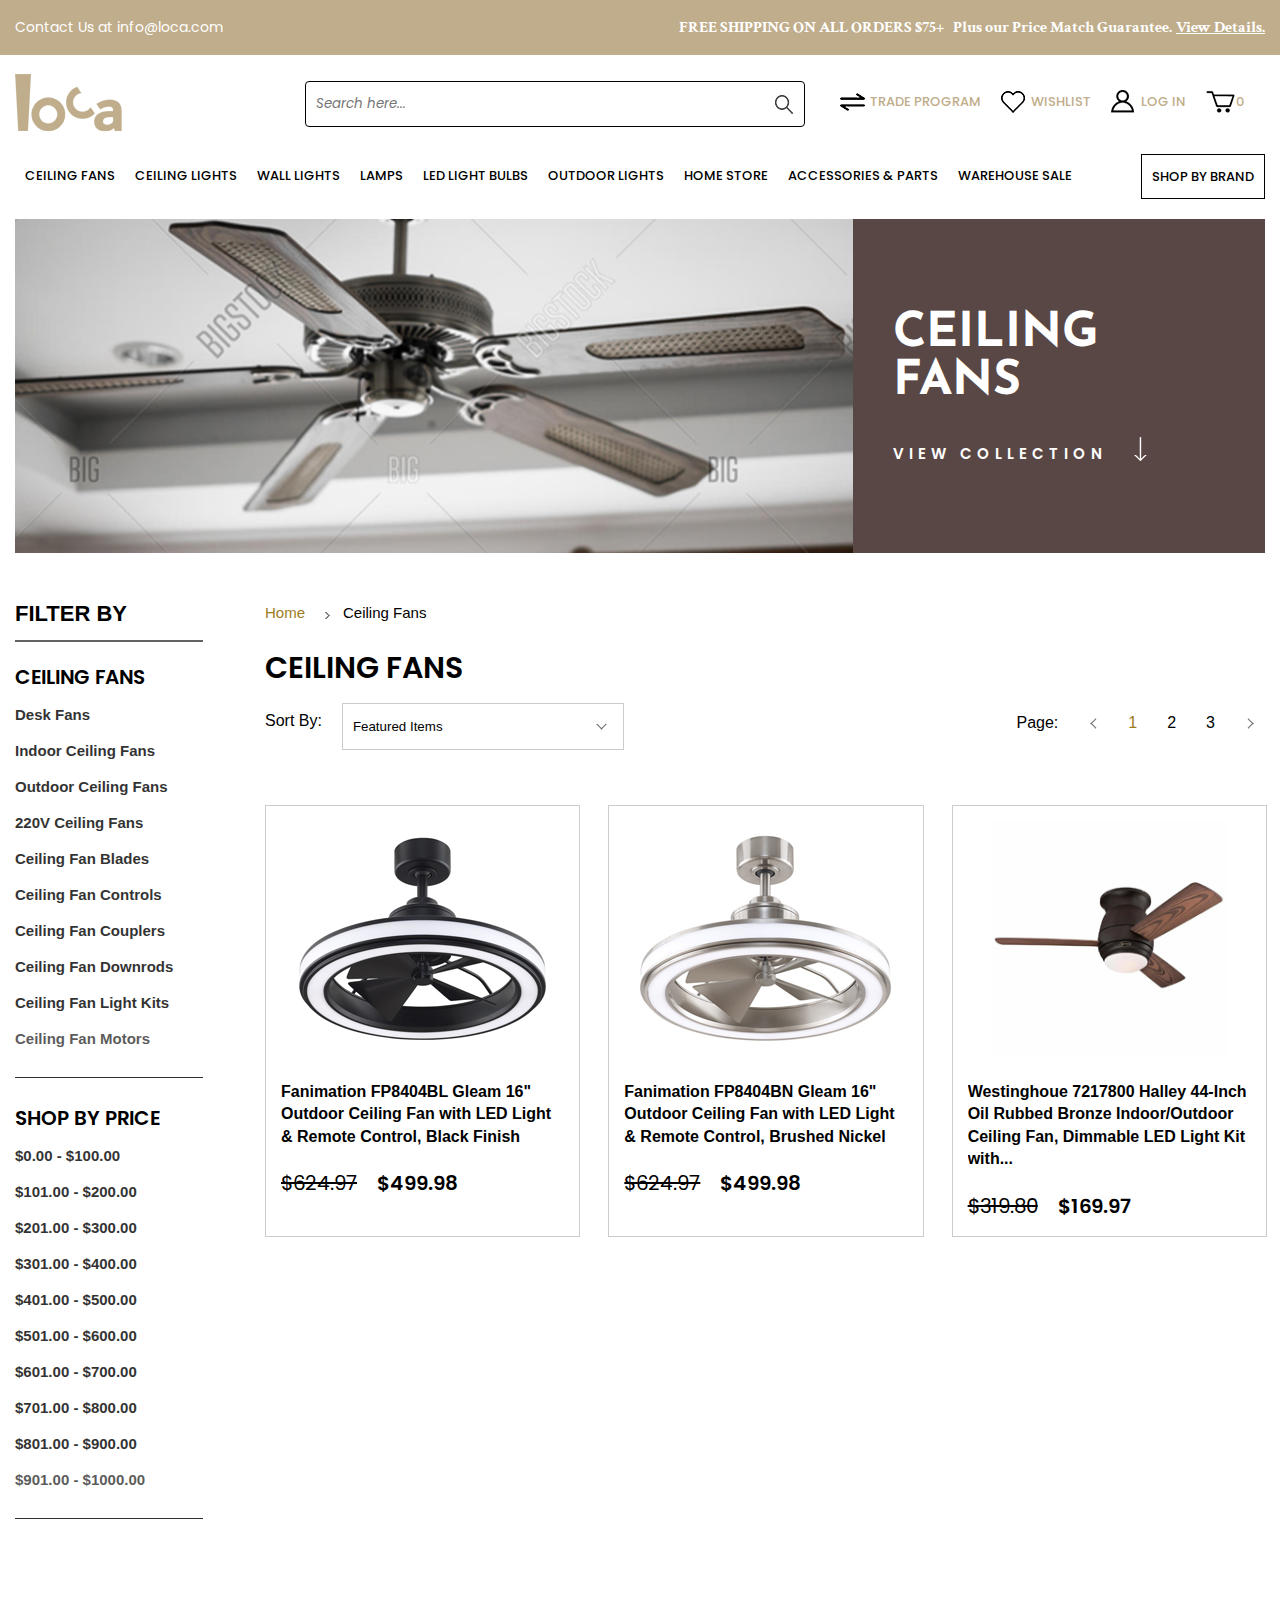
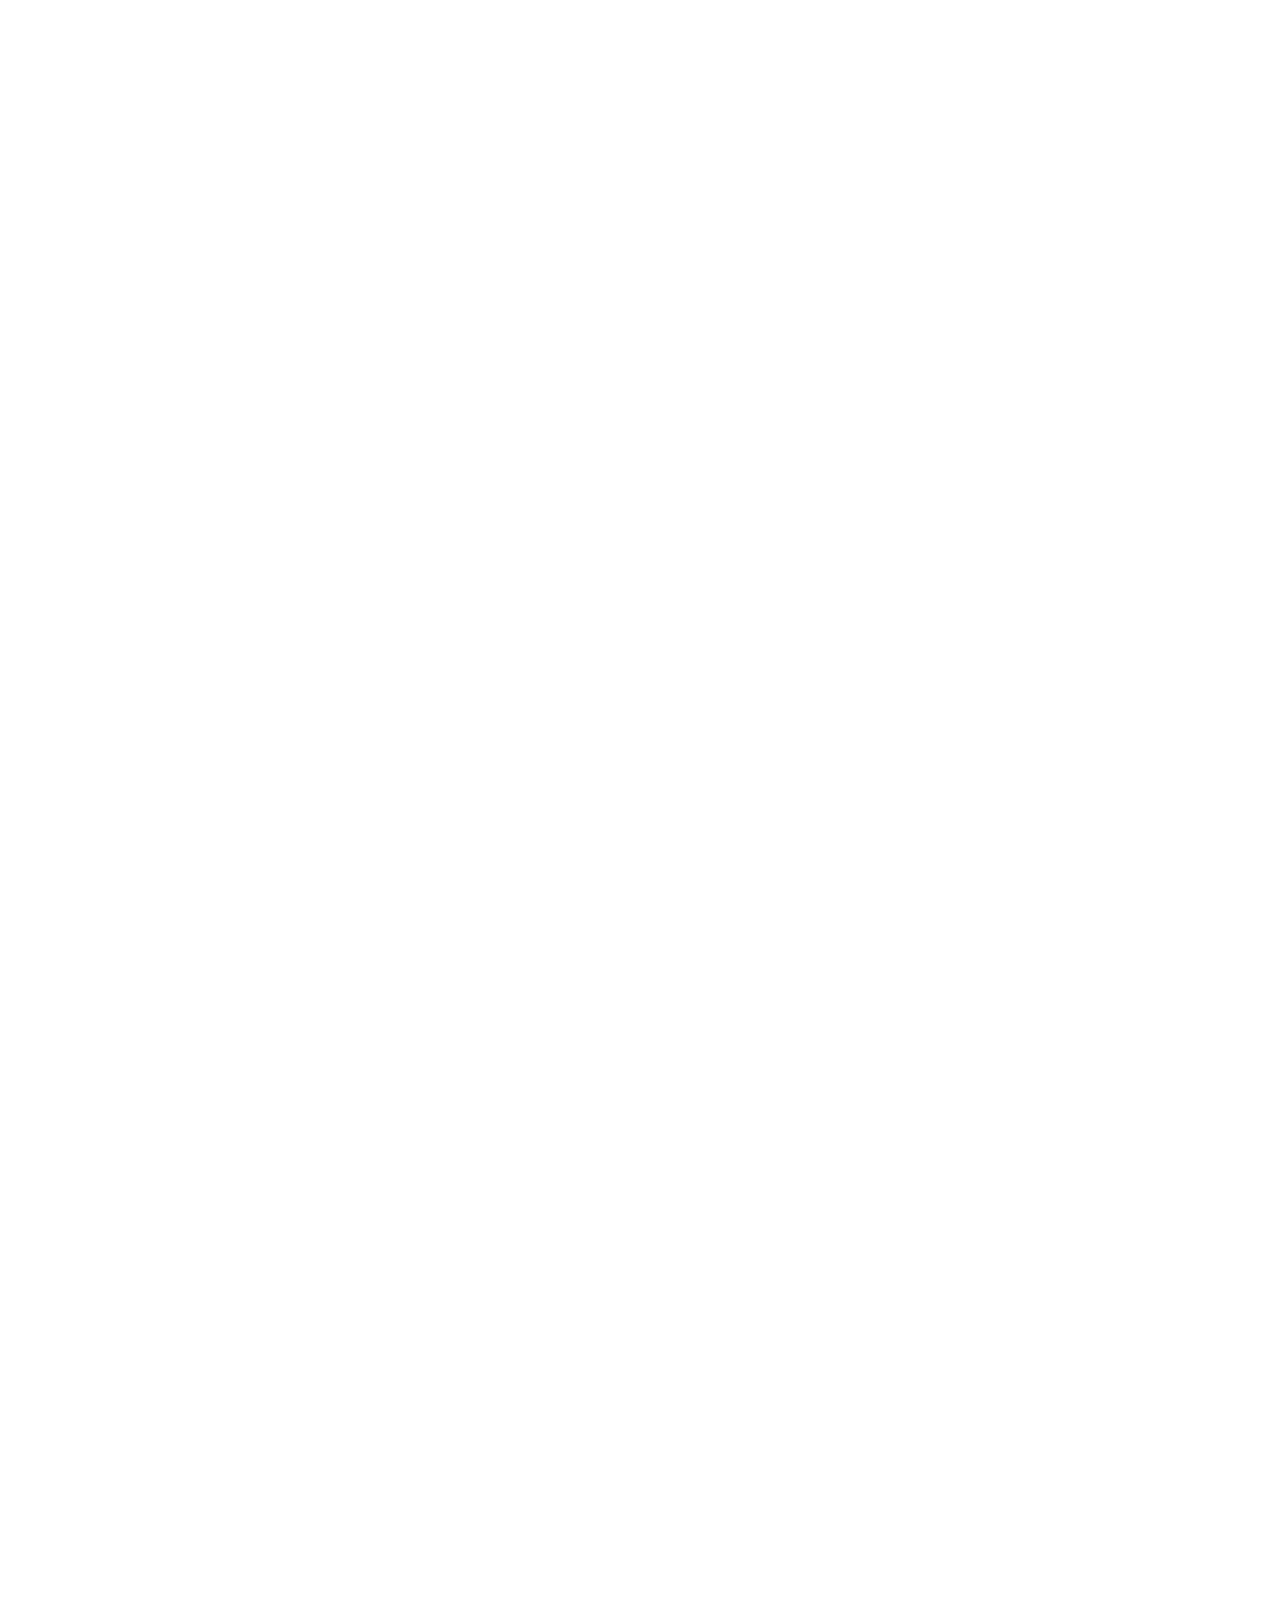
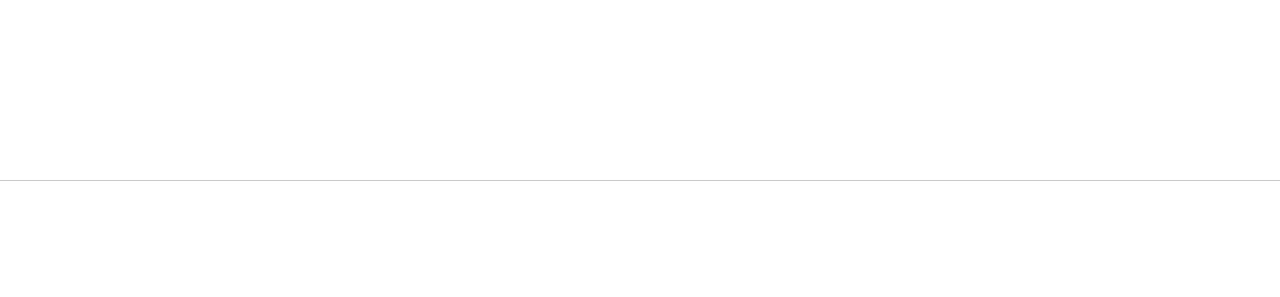
<file: listing.html>
<!DOCTYPE html>
<html>

<head>
    <meta http-equiv="X-UA-Compatible" content="IE=edge,chrome=1">
    <meta http-equiv="Content-Type" content="text/html; charset=UTF-8" />
    <meta name="viewport" content="user-scalable=no, width=device-width, initial-scale=1, maximum-scale=1.0">
    <meta name="format-detection" content="telephone=no">
    <title>Welcome to Loca</title>

    <link rel="shortcut icon" href="images/favicon(1).ico" type="image/x-icon">

    <link rel="preconnect" href="https://fonts.gstatic.com">
    <link
        href="https://fonts.googleapis.com/css2?family=Crimson+Text:ital,wght@0,400;0,600;0,700;1,400;1,600;1,700&family=Josefin+Sans:ital,wght@0,200;0,300;0,400;0,500;0,600;0,700;1,200;1,300;1,400;1,500;1,600;1,700&family=Poppins:ital,wght@0,100;0,200;0,300;0,400;0,500;0,600;0,700;0,800;0,900;1,100;1,200;1,300;1,400;1,500;1,600;1,700;1,800;1,900&display=swap"
        rel="stylesheet">

    <link rel="stylesheet" href="css/stylesheet.css">
    <link rel="stylesheet" href="css/owl.carousel.min.css">
    <link rel="stylesheet" href="css/all.min.css">
    <link rel="stylesheet" href="css/mediaquery.css">
    <link rel="stylesheet" href="css/mmenu.css">
    <link rel="stylesheet" href="css/animate.css">

</head>

<body>
    <div class="wrapper">
        <header class="header">
            <div class="header-top wow fadeIn">
                <div class="container">
                    <div class="header-top-inner">
                        <div class="header-top-left">
                            <span>Contact Us at <a href="mailto:info@loca.com">info@loca.com</a></span>
                        </div>
                        <div class="header-top-right">
                            <span class="free-shipping">FREE SHIPPING ON ALL ORDERS $75+</span>
                            <span class="header-msg">Plus our Price Match Guarantee.</span>
                            <span><a href="">View Details.</a></span>
                        </div>
                    </div>
                </div>
            </div>
            <div class="header-middle wow fadeIn" data-wow-delay=".2s">
                <div class="container">
                    <div class="header-middle-inner">
                        <div class="header-middle-left">
                            <div class="hmiddle-left-mobile">
                                <div class="hamburger-menu"><a href="#my-menu"></a><i class="fas fa-times"></i></div>
                                <div class="search-mobile"><a href="javascript:;" id="so-search"></a></div>
                            </div>
                            <div class="logo">
                                <a href="index.html"><img src="images/brand-logo1.png" alt="logo" title="logo"></a>
                            </div>
                        </div>
                        <div class="header-middle-right">
                            <div class="header-middle-search-bar">
                                <form class="example" action="">
                                    <input type="text" placeholder="Search here..." name="search2" class="search-bar">
                                    <input type="submit" value="">
                                </form>
                            </div>
                            <div class="header-middle-right1">
                                <ul class="header-middle-right-inner">
                                    <li class="trade-program"><a href="">trade program</a></li>
                                    <li class="wishlist"><a href="">wishlist</a></li>
                                    <li class="log-in"><a href="">log in</a></li>
                                    <li class="shopping-cart"><a href="javascript:;"><span
                                                class="cart-counter">0</span></a></li>
                                </ul>
                            </div>
                        </div>
                        <div class="search-overlay">
                            <button class="so-close-button"><i class="fas fa-times"></i></button>
                            <div class="so-content">
                                <input type="text" placeholder="Search here...">
                            </div>
                        </div>
                    </div>
                </div>
            </div>
            <div class="header-bottom wow fadeIn" data-wow-delay=".4s">
                <div class="container">
                    <nav class="desktop-navigation">
                        <ul>
                            <li><a href="">Ceiling Fans</a>
                                <div class="mega-menu">
                                    <ul>
                                        <li><a href="">Desk Fans</a></li>
                                        <li><a href="">Indoor Ceiling Fans</a></li>
                                        <li><a href="">Outdoor Ceiling Fans</a></li>
                                        <li><a href="">220V Ceiling Fans</a></li>
                                    </ul>
                                    <ul>
                                        <li><a href="">Ceiling Fan Blades</a></li>
                                        <li><a href="">Ceiling Fan Controls</a></li>
                                        <li><a href="">Ceiling Fan Couplers</a></li>
                                        <li><a href="">Ceiling Fan Downrods</a></li>
                                    </ul>
                                    <ul>
                                        <li><a href="">Ceiling Fan Light Kits</a></li>
                                        <li><a href="">Ceiling Fan Motors</a></li>
                                        <li><a href="">Sample Category</a></li>
                                        <li><a href="">Sample Category</a></li>
                                    </ul>
                                    <ul>
                                        <li><a href="">Sample Category</a></li>
                                        <li><a href="">Sample Category</a></li>
                                        <li><a href="">Sample Category</a></li>
                                        <li><a href="">Sample Category</a></li>
                                    </ul>
                                </div>
                            </li>
                            <li><a href="">Ceiling Lights</a>
                                <div class="mega-menu">
                                    <ul>
                                        <li><a href="">Sample Category</a></li>
                                        <li><a href="">Sample Category</a></li>
                                        <li><a href="">Sample Category</a></li>
                                        <li><a href="">Sample Category</a></li>
                                    </ul>
                                    <ul>
                                        <li><a href="">Sample Category</a></li>
                                        <li><a href="">Sample Category</a></li>
                                        <li><a href="">Sample Category</a></li>
                                        <li><a href="">Sample Category</a></li>
                                    </ul>
                                    <ul>
                                        <li><a href="">Sample Category</a></li>
                                        <li><a href="">Sample Category</a></li>
                                        <li><a href="">Sample Category</a></li>
                                        <li><a href="">Sample Category</a></li>
                                    </ul>
                                    <ul>
                                        <li><a href="">Sample Category</a></li>
                                        <li><a href="">Sample Category</a></li>
                                        <li><a href="">Sample Category</a></li>
                                        <li><a href="">Sample Category</a></li>
                                    </ul>
                                </div>
                            </li>
                            <li><a href="">Wall Lights</a>
                                <div class="mega-menu">
                                    <ul>
                                        <li><a href="">Sample Category</a></li>
                                        <li><a href="">Sample Category</a></li>
                                        <li><a href="">Sample Category</a></li>
                                        <li><a href="">Sample Category</a></li>
                                    </ul>
                                    <ul>
                                        <li><a href="">Sample Category</a></li>
                                        <li><a href="">Sample Category</a></li>
                                        <li><a href="">Sample Category</a></li>
                                        <li><a href="">Sample Category</a></li>
                                    </ul>
                                    <ul>
                                        <li><a href="">Sample Category</a></li>
                                        <li><a href="">Sample Category</a></li>
                                        <li><a href="">Sample Category</a></li>
                                        <li><a href="">Sample Category</a></li>
                                    </ul>
                                    <ul>
                                        <li><a href="">Sample Category</a></li>
                                        <li><a href="">Sample Category</a></li>
                                        <li><a href="">Sample Category</a></li>
                                        <li><a href="">Sample Category</a></li>
                                    </ul>
                                </div>
                            </li>
                            <li><a href="">Lamps</a>
                                <div class="mega-menu">
                                    <ul>
                                        <li><a href="">Sample Category</a></li>
                                        <li><a href="">Sample Category</a></li>
                                        <li><a href="">Sample Category</a></li>
                                        <li><a href="">Sample Category</a></li>
                                    </ul>
                                    <ul>
                                        <li><a href="">Sample Category</a></li>
                                        <li><a href="">Sample Category</a></li>
                                        <li><a href="">Sample Category</a></li>
                                        <li><a href="">Sample Category</a></li>
                                    </ul>
                                    <ul>
                                        <li><a href="">Sample Category</a></li>
                                        <li><a href="">Sample Category</a></li>
                                        <li><a href="">Sample Category</a></li>
                                        <li><a href="">Sample Category</a></li>
                                    </ul>
                                    <ul>
                                        <li><a href="">Sample Category</a></li>
                                        <li><a href="">Sample Category</a></li>
                                        <li><a href="">Sample Category</a></li>
                                        <li><a href="">Sample Category</a></li>
                                    </ul>
                                </div>
                            </li>
                            <li><a href="">Led Light bulbs</a>
                                <div class="mega-menu">
                                    <ul>
                                        <li><a href="">Sample Category</a></li>
                                        <li><a href="">Sample Category</a></li>
                                        <li><a href="">Sample Category</a></li>
                                        <li><a href="">Sample Category</a></li>
                                    </ul>
                                    <ul>
                                        <li><a href="">Sample Category</a></li>
                                        <li><a href="">Sample Category</a></li>
                                        <li><a href="">Sample Category</a></li>
                                        <li><a href="">Sample Category</a></li>
                                    </ul>
                                    <ul>
                                        <li><a href="">Sample Category</a></li>
                                        <li><a href="">Sample Category</a></li>
                                        <li><a href="">Sample Category</a></li>
                                        <li><a href="">Sample Category</a></li>
                                    </ul>
                                    <ul>
                                        <li><a href="">Sample Category</a></li>
                                        <li><a href="">Sample Category</a></li>
                                        <li><a href="">Sample Category</a></li>
                                        <li><a href="">Sample Category</a></li>
                                    </ul>
                                </div>
                            </li>
                            <li><a href="">Outdoor Lights</a>
                                <div class="mega-menu">
                                    <ul>
                                        <li><a href="">Sample Category</a></li>
                                        <li><a href="">Sample Category</a></li>
                                        <li><a href="">Sample Category</a></li>
                                        <li><a href="">Sample Category</a></li>
                                    </ul>
                                    <ul>
                                        <li><a href="">Sample Category</a></li>
                                        <li><a href="">Sample Category</a></li>
                                        <li><a href="">Sample Category</a></li>
                                        <li><a href="">Sample Category</a></li>
                                    </ul>
                                    <ul>
                                        <li><a href="">Sample Category</a></li>
                                        <li><a href="">Sample Category</a></li>
                                        <li><a href="">Sample Category</a></li>
                                        <li><a href="">Sample Category</a></li>
                                    </ul>
                                    <ul>
                                        <li><a href="">Sample Category</a></li>
                                        <li><a href="">Sample Category</a></li>
                                        <li><a href="">Sample Category</a></li>
                                        <li><a href="">Sample Category</a></li>
                                    </ul>
                                </div>
                            </li>
                            <li><a href="">Home Store</a>
                                <div class="mega-menu">
                                    <ul>
                                        <li><a href="">Sample Category</a></li>
                                        <li><a href="">Sample Category</a></li>
                                        <li><a href="">Sample Category</a></li>
                                        <li><a href="">Sample Category</a></li>
                                    </ul>
                                    <ul>
                                        <li><a href="">Sample Category</a></li>
                                        <li><a href="">Sample Category</a></li>
                                        <li><a href="">Sample Category</a></li>
                                        <li><a href="">Sample Category</a></li>
                                    </ul>
                                    <ul>
                                        <li><a href="">Sample Category</a></li>
                                        <li><a href="">Sample Category</a></li>
                                        <li><a href="">Sample Category</a></li>
                                        <li><a href="">Sample Category</a></li>
                                    </ul>
                                    <ul>
                                        <li><a href="">Sample Category</a></li>
                                        <li><a href="">Sample Category</a></li>
                                        <li><a href="">Sample Category</a></li>
                                        <li><a href="">Sample Category</a></li>
                                    </ul>
                                </div>
                            </li>
                            <li><a href="">Accessories & Parts</a>
                                <div class="mega-menu">
                                    <ul>
                                        <li><a href="">Sample Category</a></li>
                                        <li><a href="">Sample Category</a></li>
                                        <li><a href="">Sample Category</a></li>
                                        <li><a href="">Sample Category</a></li>
                                    </ul>
                                    <ul>
                                        <li><a href="">Sample Category</a></li>
                                        <li><a href="">Sample Category</a></li>
                                        <li><a href="">Sample Category</a></li>
                                        <li><a href="">Sample Category</a></li>
                                    </ul>
                                    <ul>
                                        <li><a href="">Sample Category</a></li>
                                        <li><a href="">Sample Category</a></li>
                                        <li><a href="">Sample Category</a></li>
                                        <li><a href="">Sample Category</a></li>
                                    </ul>
                                    <ul>
                                        <li><a href="">Sample Category</a></li>
                                        <li><a href="">Sample Category</a></li>
                                        <li><a href="">Sample Category</a></li>
                                        <li><a href="">Sample Category</a></li>
                                    </ul>
                                </div>
                            </li>
                            <li><a href="">Warehouse Sale</a>
                                <div class="mega-menu">
                                    <ul>
                                        <li><a href="">Sample Category</a></li>
                                        <li><a href="">Sample Category</a></li>
                                        <li><a href="">Sample Category</a></li>
                                        <li><a href="">Sample Category</a></li>
                                    </ul>
                                    <ul>
                                        <li><a href="">Sample Category</a></li>
                                        <li><a href="">Sample Category</a></li>
                                        <li><a href="">Sample Category</a></li>
                                        <li><a href="">Sample Category</a></li>
                                    </ul>
                                    <ul>
                                        <li><a href="">Sample Category</a></li>
                                        <li><a href="">Sample Category</a></li>
                                        <li><a href="">Sample Category</a></li>
                                        <li><a href="">Sample Category</a></li>
                                    </ul>
                                    <ul>
                                        <li><a href="">Sample Category</a></li>
                                        <li><a href="">Sample Category</a></li>
                                        <li><a href="">Sample Category</a></li>
                                        <li><a href="">Sample Category</a></li>
                                    </ul>
                                </div>
                            </li>
                            <li class="shop-by-brand"><a href="">shop by brand</a>
                            </li>
                        </ul>
                    </nav>
                    <nav id="my-menu" style="display: none;">
                        <ul>
                            <li><a href="">Ceiling Fans</a></li>
                            <li><a href="">Ceiling Lights</a></li>
                            <li><a href="">Wall Lights</a></li>
                            <li><a href="">Lamps</a></li>
                            <li><a href="">Led Light bulbs</a></li>
                            <li><a href="">Outdoor Lights</a></li>
                            <li><a href="">Home Store</a></li>
                            <li><a href="">Accessories & Parts</a></li>
                            <li><a href="">Warehouse Sale</a></li>
                            <li><a href="">shop by brand</a></li>
                            <li><a href="">log in</a></li>
                            <li><a href="">wishlist</a></li>
                        </ul>
                    </nav>
                </div>
            </div>
        </header>

        <section class="listing-banner">
            <div class="container">
                <ul>
                    <li class="lbanner-section">
                        <div class="lbanner-img wow fadeInLeft">
                        </div>
                        <div class="lbanner-description wow fadeInRight" data-wow-delay=".2s">
                            <h2>Ceiling Fans</h2>
                            <p>view collection</p>
                        </div>
                    </li>
                </ul>
            </div>
        </section>

        <section class="litems-section">
            <div class="container">
                <div class="litems-inner">
                    <div class="listing-section1 wow fadeIn">
                        <div class="breadcrumbs">
                            <ul>
                                <li><a href="">Home</a></li>
                                <li>Ceiling Fans</li>
                            </ul>
                        </div>
                        <div class="lsection-title">
                            <h1>ceiling fans</h1>
                        </div>
                    </div>
                    <div class="filter-section wow fadeInDown" data-wow-delay=".7s">
                        <!-- <input type="button" class="accordion active accordian-main-title" value="filter by"> -->
                        <h2 class="accordion active">filter by</h2>
                        <div class="panel filtercontent">
                            <h3 class="accordion">ceiling fans</h3>
                            <input type="button" class="accordion active accordian-title" value="ceiling fans">

                            <ul class="panel filtercontent">
                                <li><a href="">Desk Fans</a></li>
                                <li><a href="">Indoor Ceiling Fans</a></li>
                                <li><a href="">Outdoor Ceiling Fans</a></li>
                                <li><a href="">220V Ceiling Fans</a></li>
                                <li><a href="">Ceiling Fan Blades</a></li>
                                <li><a href="">Ceiling Fan Controls</a></li>
                                <li><a href="">Ceiling Fan Couplers</a></li>
                                <li><a href="">Ceiling Fan Downrods</a></li>
                                <li><a href="">Ceiling Fan Light Kits</a></li>
                                <li><a href="">Ceiling Fan Motors</a></li>
                            </ul>
                            <h3 class="accordion">shop by price</h3>
                            <input type="button" class="accordion active accordian-title" value="shop by price">
                            <ul class="panel filtercontent">
                                <li><a href="">$0.00 - $100.00</a></li>
                                <li><a href="">$101.00 - $200.00</a></li>
                                <li><a href="">$201.00 - $300.00</a></li>
                                <li><a href="">$301.00 - $400.00</a></li>
                                <li><a href="">$401.00 - $500.00</a></li>
                                <li><a href="">$501.00 - $600.00</a></li>
                                <li><a href="">$601.00 - $700.00</a></li>
                                <li><a href="">$701.00 - $800.00</a></li>
                                <li><a href="">$801.00 - $900.00</a></li>
                                <li><a href="">$901.00 - $1000.00</a></li>
                            </ul>
                        </div>
                    </div>
                    <div class="sort-by-section">
                        <div class="left-part wow fadeIn">
                            <span>Sort By:</span>
                            <div class="sort-by-select">
                                <select class="sort-by-select-inner">
                                    <option>Featured Items</option>
                                    <option>New Items</option>
                                    <option>A to Z</option>
                                </select>
                            </div>
                        </div>
                        <div class="pagination-top">
                            <div class="right-part">
                                <span>Page:</span>
                                <div class="left-arrow"><a href=""></a></div>
                                <ul>
                                    <li><a href="" class="active">1</a></li>
                                    <li><a href="">2</a></li>
                                    <li><a href="">3</a></li>
                                </ul>
                                <div class="right-arrow"><a href=""></a></div>
                            </div>
                        </div>
                    </div>
                    <div class="product-grid">
                        <ul>
                            <li class="wow fadeInDown">
                                <article class="product-grid-article">
                                    <figure class="product-grid-figure">
                                        <a href="" class="prodgrid-img-wrap">
                                            <img src="images/pg1.png" alt="ceiling-fan" title="Ceiling Fan">
                                        </a>
                                        <figcaption class="prodgrid-figcaption">
                                            <a href="">quick view</a>
                                        </figcaption>
                                    </figure>
                                    <div class="product-grid-content">

                                        <h4> <a href="">Fanimation FP8404BL Gleam 16" Outdoor Ceiling Fan with LED Light
                                                &
                                                Remote Control, Black Finish </a></h4>

                                        <div class="prodgrid-pricing">
                                            <div class="orignl-price"><strike>$624.97</strike></div>
                                            <div class="discounted-price">$499.98</div>
                                        </div>
                                    </div>
                                </article>
                            </li>
                            <li class="wow fadeInDown" data-wow-delay=".2s">
                                <article class="product-grid-article">
                                    <figure class="product-grid-figure">
                                        <a href="" class="prodgrid-img-wrap">
                                            <img src="images/pg2.jpg" alt="ceiling-fan" title="Ceiling Fan">
                                        </a>
                                        <figcaption class="prodgrid-figcaption">
                                            <a href="">quick view</a>
                                        </figcaption>
                                    </figure>
                                    <div class="product-grid-content">

                                        <h4><a href="">Fanimation FP8404BN Gleam 16" Outdoor Ceiling Fan with LED Light
                                                &
                                                Remote Control, Brushed Nickel</a></h4>

                                        <div class="prodgrid-pricing">
                                            <div class="orignl-price"><strike>$624.97</strike></div>
                                            <div class="discounted-price">$499.98</div>
                                        </div>
                                    </div>
                                </article>
                            </li>
                            <li class="wow fadeInDown" data-wow-delay=".4s">
                                <article class="product-grid-article">
                                    <figure class="product-grid-figure">
                                        <a href="" class="prodgrid-img-wrap">
                                            <img src="images/pg3.jpg" alt="ceiling-fan" title="Ceiling Fan">
                                        </a>
                                        <figcaption class="prodgrid-figcaption">
                                            <a href="">quick view</a>
                                        </figcaption>
                                    </figure>
                                    <div class="product-grid-content">

                                        <h4><a href="">Westinghoue 7217800 Halley 44-Inch Oil Rubbed Bronze
                                                Indoor/Outdoor
                                                Ceiling Fan, Dimmable LED Light Kit with...</a></h4>

                                        <div class="prodgrid-pricing">
                                            <div class="orignl-price"><strike>$319.80</strike></div>
                                            <div class="discounted-price">$169.97</div>
                                        </div>
                                    </div>
                                </article>
                            </li>
                            <li class="wow fadeInDown" data-wow-delay=".6s">
                                <article class="product-grid-article">
                                    <figure class="product-grid-figure">
                                        <a href="" class="prodgrid-img-wrap">
                                            <img src="images/pg4.jpg" alt="ceiling-fan" title="Ceiling Fan">
                                        </a>
                                        <figcaption class="prodgrid-figcaption">
                                            <a href="">quick view</a>
                                        </figcaption>
                                    </figure>
                                    <div class="product-grid-content">

                                        <h4><a href="">Westinghouse 7203900 Contemporary Techno II 72 inch Titanium
                                                Indoor Dc
                                                Motor Ceiling Fan,..</a></h4>

                                        <div class="prodgrid-pricing">
                                            <div class="orignl-price"><strike>$696.20</strike></div>
                                            <div class="discounted-price">$380.15</div>
                                        </div>
                                    </div>
                                </article>
                            </li>
                            <li class="wow fadeInDown">
                                <article class="product-grid-article">
                                    <figure class="product-grid-figure">
                                        <a href="" class="prodgrid-img-wrap">
                                            <img src="images/pg5.jpg" alt="ceiling-fan" title="Ceiling Fan">
                                        </a>
                                        <figcaption class="prodgrid-figcaption">
                                            <a href="">quick view</a>
                                        </figcaption>
                                    </figure>
                                    <div class="product-grid-content">

                                        <h4><a href="">Westinghouse 7204000 Bolton 52-Inch Five-Blade Indoor Ceiling Fan
                                                with
                                                Brushed Aluminum Finish, Two-Light...</a></h4>

                                        <div class="prodgrid-pricing">
                                            <div class="orignl-price"><strike>$314.00</strike></div>
                                            <div class="discounted-price">$182.85</div>
                                        </div>
                                    </div>
                                </article>
                            </li>
                            <li class="wow fadeInDown" data-wow-delay=".2s">
                                <article class="product-grid-article">
                                    <figure class="product-grid-figure">
                                        <a href="" class="prodgrid-img-wrap">
                                            <img src="images/pg6.jpg" alt="ceiling-fan" title="Ceiling Fan">
                                        </a>
                                        <figcaption class="prodgrid-figcaption">
                                            <a href="">quick view</a>
                                        </figcaption>
                                    </figure>
                                    <div class="product-grid-content">

                                        <h4><a href="">Westinghouse 7204200 Contemporary Techno II 72 inch Black Indoor
                                                Dc
                                                Motor Ceiling Fan, Dimmable Led...</a></h4>

                                        <div class="prodgrid-pricing">
                                            <div class="orignl-price"><strike>$655.50</strike></div>
                                            <div class="discounted-price">$365.48</div>
                                        </div>
                                    </div>
                                </article>
                            </li>
                            <li class="wow fadeInDown" data-wow-delay=".4s">
                                <article class="product-grid-article">
                                    <figure class="product-grid-figure">
                                        <a href="" class="prodgrid-img-wrap">
                                            <img src="images/pg7.jpg" alt="ceiling-fan" title="Ceiling Fan">
                                        </a>
                                        <figcaption class="prodgrid-figcaption">
                                            <a href="">quick view</a>
                                        </figcaption>
                                    </figure>
                                    <div class="product-grid-content">

                                        <h4><a href="">Westinghouse 7204600 Transitional Zephyr 56 inch Brushed Nickel
                                                Indoor
                                                Ceiling Fan, Dimmable Led Light Kit...</a></h4>

                                        <div class="prodgrid-pricing">
                                            <div class="orignl-price"><strike>$359.20</strike></div>
                                            <div class="discounted-price">$182.04</div>
                                        </div>
                                    </div>
                                </article>
                            </li>
                            <li class="wow fadeInDown" data-wow-delay=".6s">
                                <article class="product-grid-article">
                                    <figure class="product-grid-figure">
                                        <a href="" class="prodgrid-img-wrap">
                                            <img src="images/pg8.jpg" alt="ceiling-fan" title="Ceiling Fan">
                                        </a>
                                        <figcaption class="prodgrid-figcaption">
                                            <a href="">quick view</a>
                                        </figcaption>
                                    </figure>
                                    <div class="product-grid-content">

                                        <h4><a href="">Westinghouse 7205100 Contemporary Alloy II 52 inch Brushed Nickel
                                                Indoor
                                                Ceiling Fan, Led Light Kit with Opal...</a></h4>

                                        <div class="prodgrid-pricing">
                                            <div class="orignl-price"><strike>$252.00</strike></div>
                                            <div class="discounted-price">$118.50</div>
                                        </div>
                                    </div>
                                </article>
                            </li>
                            <li class="wow fadeInDown">
                                <article class="product-grid-article">
                                    <figure class="product-grid-figure">
                                        <a href="" class="prodgrid-img-wrap">
                                            <img src="images/pg1.png" alt="ceiling-fan" title="Ceiling Fan">
                                        </a>
                                        <figcaption class="prodgrid-figcaption">
                                            <a href="">quick view</a>
                                        </figcaption>
                                    </figure>
                                    <div class="product-grid-content">

                                        <h4><a href="">Fanimation FP8404BL Gleam 16" Outdoor Ceiling Fan with LED Light
                                                &
                                                Remote Control, Black Finish</a></h4>

                                        <div class="prodgrid-pricing">
                                            <div class="orignl-price"><strike>$624.97</strike></div>
                                            <div class="discounted-price">$499.98</div>
                                        </div>
                                    </div>
                                </article>
                            </li>
                            <li class="wow fadeInDown" data-wow-delay=".2s">
                                <article class="product-grid-article">
                                    <figure class="product-grid-figure">
                                        <a href="" class="prodgrid-img-wrap">
                                            <img src="images/pg2.jpg" alt="ceiling-fan" title="Ceiling Fan">
                                        </a>
                                        <figcaption class="prodgrid-figcaption">
                                            <a href="">quick view</a>
                                        </figcaption>
                                    </figure>
                                    <div class="product-grid-content">

                                        <h4><a href="">Fanimation FP8404BN Gleam 16" Outdoor Ceiling Fan with LED Light
                                                &
                                                Remote Control, Brushed Nickel</a></h4>

                                        <div class="prodgrid-pricing">
                                            <div class="orignl-price"><strike>$624.97</strike></div>
                                            <div class="discounted-price">$499.98</div>
                                        </div>
                                    </div>
                                </article>
                            </li>
                            <li class="wow fadeInDown" data-wow-delay=".4s">
                                <article class="product-grid-article">
                                    <figure class="product-grid-figure">
                                        <a href="" class="prodgrid-img-wrap">
                                            <img src="images/pg3.jpg" alt="ceiling-fan" title="Ceiling Fan">
                                        </a>
                                        <figcaption class="prodgrid-figcaption">
                                            <a href="">quick view</a>
                                        </figcaption>
                                    </figure>
                                    <div class="product-grid-content">

                                        <h4><a href="">Westinghoue 7217800 Halley 44-Inch Oil Rubbed Bronze
                                                Indoor/Outdoor
                                                Ceiling Fan, Dimmable LED Light Kit with...</a></h4>

                                        <div class="prodgrid-pricing">
                                            <div class="orignl-price"><strike>$319.80</strike></div>
                                            <div class="discounted-price">$169.97</div>
                                        </div>
                                    </div>
                                </article>
                            </li>
                            <li class="wow fadeInDown" data-wow-delay=".6s">
                                <article class="product-grid-article">
                                    <figure class="product-grid-figure">
                                        <a href="" class="prodgrid-img-wrap">
                                            <img src="images/pg4.jpg" alt="ceiling-fan" title="Ceiling Fan">
                                        </a>
                                        <figcaption class="prodgrid-figcaption">
                                            <a href="">quick view</a>
                                        </figcaption>
                                    </figure>
                                    <div class="product-grid-content">

                                        <h4><a href="">Westinghouse 7203900 Contemporary Techno II 72 inch Titanium
                                                Indoor Dc
                                                Motor Ceiling Fan,..</a></h4>

                                        <div class="prodgrid-pricing">
                                            <div class="orignl-price"><strike>$696.20</strike></div>
                                            <div class="discounted-price">$380.15</div>
                                        </div>
                                    </div>
                                </article>
                            </li>
                        </ul>
                    </div>
                    <div class="pagination-bottom">
                        <div class="right-part wow fadeIn">
                            <span>Page:</span>
                            <div class="left-arrow"><a href=""></a></div>
                            <ul>
                                <li><a href="" class="active">1</a></li>
                                <li><a href="">2</a></li>
                                <li><a href="">3</a></li>
                            </ul>
                            <div class="right-arrow"><a href=""></a></div>
                        </div>
                    </div>
                </div>
            </div>
    </div>
    </section>

    <footer class="footer">
        <div class="footer-top wow fadeIn">
            <div class="container">
                <div class="footer-top-inner">
                    <div class="sign-up-section">
                        <div class="left-column">
                            <img src="images/sign-up-icon.png" alt="sign-up" title="Sign up">
                        </div>
                        <div class="right-column">
                            <h4>Sign up for Special Deals and Promotions</h4>
                            <p>Get exclusive offers, and be the first to hear about new brands, styles and more!
                            </p>
                        </div>
                    </div>
                    <div class="subscribe-section">
                        <input type="text" class="subscribe-bar" placeholder="Enter your email address">
                        <input type="button" class="subscribe-button" value="subscribe">
                    </div>
                </div>
            </div>
        </div>
        <div class="footer-middle">
            <div class="container">
                <div class="footer-middle-inner">
                    <div class="fcolumn1 footer-top-link wow fadeInRight">
                        <h6>shop by products</h6>
                        <ul>
                            <li><a href="">Ceiling Fans</a></li>
                            <li><a href="">Ceiling Lights</a></li>
                            <li><a href="">Wall Lights </a></li>
                            <li><a href="">Lamps</a></li>
                            <li><a href="">Outdoor Lights</a></li>
                            <li><a href="">Led Light Bulbs</a></li>
                            <li><a href="">Home Store</a></li>
                            <li><a href="">Accessories & Parts</a></li>
                            <li><a href="">Warehouse Sale</a></li>
                        </ul>
                    </div>
                    <div class="fcolumn2 footer-top-link wow fadeInRight" data-wow-delay=".2s">
                        <h6>Shop By Popular Brands</h6>
                        <ul>
                            <li><a href="">Classic Lighting</a></li>
                            <li><a href="">LIVEX Lighting</a></li>
                            <li><a href="">NUVO Lighting</a></li>
                            <li><a href="">Trans Globe Lighting</a></li>
                            <li><a href="">Vaxcel</a></li>
                            <li><a href="">View All Brands</a></li>
                        </ul>
                    </div>
                    <div class="fcolumn3 footer-top-link wow fadeInRight" data-wow-delay=".4s">
                        <h6>Quick Links</h6>
                        <ul>
                            <li><a href="">My Account</a></li>
                            <li><a href="">Wish List</a></li>
                            <li><a href="">Order Status</a></li>
                            <li><a href="">Shipping & Returns</a></li>
                            <li><a href="">Quantity Discounts</a></li>
                            <li><a href="">About Loca</a></li>
                            <li><a href="">Contact</a></li>
                        </ul>
                    </div>
                    <div class="fcolumn4 wow fadeInRight" data-wow-delay=".6s">
                        <div class="fcolumn-top ">
                            <h6>connect with</h6>
                            <ul>
                                <li class="fcolumn-top1 icon1"><a href=""></a></li>
                                <li class="fcolumn-top1 icon2"><a href=""></a></li>
                                <li class="fcolumn-top1 icon3"><a href=""></a></li>
                                <li class="fcolumn-top1 icon4"><a href=""></a></li>
                                <li class="fcolumn-top1 icon5"><a href=""></a></li>
                            </ul>
                        </div>
                        <div class="fcolumn-bottom footer-top-link">
                            <h6>contact</h6>
                            <ul>
                                <li class="call-footer"><a href="tel:+18884536642">(888) 453-6642</a></li>
                                <li class="mail-footer"><a href="mailto:info@loca.com">info@loca.com</a></li>
                            </ul>
                        </div>
                    </div>
                </div>
            </div>
        </div>
        <div class="footer-bottom">
            <div class="container">
                <div class="footer-bottom-inner wow fadeInLeft">

                    <div class="fbottom-middle">

                        <div class="fbottom-img-wrap">
                            <img src="images/paypal.png" alt="paypal-verified" title="PayPal Verified">
                            <img src="images/verified-merchant.png" alt="verified-merchant" title="Verified Merchant">
                        </div>
                        <div class="payment">
                            <ul>
                                <li><img src="images/payment.png"></li>
                                <li><img src="images/payment1.png"></li>
                                <li><img src="images/payment2.png"></li>
                                <li><img src="images/payment3.png"></li>
                                <li><img src="images/payment4.png"></li>
                            </ul>
                        </div>
                    </div>
                    <div class="fbottom-right">
                        <p>Website designed by <a href="#" target="_blank">Bliss Web Solution Pvt. Ltd.</a></p>
                    </div>
                    <div class="fbottom-left">
                        <p>&copy; 2021 loca.</p>
                    </div>
                </div>
            </div>
        </div>
    </footer>
    </div>

    <script src="js/jquery-3.6.0.min.js"></script>
    <script src="js/wow.min.js"></script>
    <script src="js/owl.carousel.min.js"></script>
    <script src="js/mmenu.js"></script>
    <script src="js/custom.js"></script>
</body>

</html>
</file>
<file: css/stylesheet.css>
html, body, div, span, object, iframe,
h1, h2, h3, h4, h5, h6, p, blockquote, pre,
abbr, address, cite, code,
del, dfn, em, img, ins, kbd, q, samp,
small, strong, sub, sup, var,
b, i,
dl, dt, dd, ol, ul, li,
fieldset, form, label, legend,
table, caption, tbody, tfoot, thead, tr, th, td,
article, aside, canvas, details, figcaption, figure, 
footer, header, hgroup, menu, nav, section, summary,
time, mark, audio, video {
    margin:0;
    padding:0;
    border:0;
    outline:0;
    font-size:100%;
    vertical-align:baseline;
    background:transparent;
}

a,
div,
figure,
input,
li,
ol,
p,
section,
span,
textarea,
ul,
h1,
h2,
h3,
h4,
h5,
h6 {
    -webkit-box-sizing: border-box;
    -moz-box-sizing: border-box;
    box-sizing: border-box
}

h1,h2,h3,h4,h5,h6{font-family: 'Poppins', sans-serif;}


body {    
    font-size: 16px;
    font-weight: 400;
    margin: 0;
    padding: 0;
    -ms-text-size-adjust: 100%;
    -webkit-text-size-adjust: 100%;
    line-height: 1;
    font-family: 'Poppins', sans-serif;
    background: #fff;
}

article,aside,details,figcaption,figure,
footer,header,hgroup,menu,nav,section { 
    display:block;
}

nav ul {
    list-style:none;
}

blockquote, q {
    quotes:none;
}

blockquote:before, blockquote:after,
q:before, q:after {
    content:'';
    content:none;
}


a,
button,
img,
input {
    -webkit-transition: all .3s ease-in;
    -moz-transition: all .3s ease-in;
    -ms-transition: all .3s ease-in;
    -o-transition: all .3s ease-in;
    transition: all .3s ease-in
}


/* change colours to suit your needs */
ins {
    background-color:#ff9;
    color:#000;
    text-decoration:none;
}

/* change colours to suit your needs */
mark {
    background-color:#ff9;
    color:#000; 
    font-style:italic;
    font-weight:bold;
}

del {
    text-decoration: line-through;
}

abbr[title], dfn[title] {
    border-bottom:1px dotted;
    cursor:help;
}

table {
    border-collapse:collapse;
    border-spacing:0;
}

/* change border colour to suit your needs */
hr {
    display:block;
    height:1px;
    border:0;   
    border-top:1px solid #cccccc;
    margin:1em 0;
    padding:0;
}


img {
    max-width: 100%;
    height: auto;
    border: none
}
* {
    margin: 0;
    padding: 0
}

input,
select {
    vertical-align: middle;
    border: none;
    outline: 0;
    border-radius: 0;
}
input:focus {
    
    outline: 0;
}
/* input,
textarea,
button,
select,
a {
  -webkit-tap-highlight-color: rgba(0,0,0,0);
  -webkit-tap-highlight-color: transparent;
} */

    /* [role=button]:active,
    button:not([disabled]):active,
    input:not([disabled]):active,
    select:not([disabled]):active,
    textarea:not([disabled]):active,
    option:active,
    label:active,
    xul|menulist:active {
    background-color: @color_background_highlight_overlay@ !important;
     background-color: @color_background_highlight_overlay@;
} */
select::-ms-expand {
    display: none
}
select:focus {
    outline: 0;
    -webkit-appearance: none
}

button:focus{outline: 0;}

html {
    -ms-text-size-adjust: 100%;
    -webkit-text-size-adjust: 100%
}
button,
html input[type=button],
input[type=reset],
input[type=submit] {
    -webkit-appearance: button;
    cursor: pointer
}
button[disabled],
input[disabled] {
    cursor: default;
}
input[type=checkbox],
input[type=radio] {
    box-sizing: border-box;
    padding: 0
}
input[type=search] {
    -moz-box-sizing: content-box;
    -webkit-appearance: textfield;
    -webkit-box-sizing: content-box;
    box-sizing: content-box;
    font-family: 'Poppins', sans-serif;
}
input[type=search]::-webkit-search-cancel-button,
input[type=search]::-webkit-search-decoration {
    -webkit-appearance: none
}

input[type=date],
input[type=email],
input[type=name],
input[type=tel],
input[type=text] {
    outline: 0;
    box-sizing: border-box;
    -moz-box-sizing: border-box;
    -webkit-box-sizing: border-box;
    border-radius: 0;
    -moz-border-radius: 0;
    -webkit-border-radius: 0;
    -webkit-appearance: none;
    font-weight: 400;
    font-family: 'Poppins', sans-serif;
}
input[type=date]:focus,
input[type=email]:focus,
input[type=name]:focus,
input[type=tel]:focus,
input[type=text]:focus {
    outline: 0
}
textarea {
    overflow: auto;
    vertical-align: top;
    border-radius: 0;
    -moz-border-radius: 0;
    -webkit-border-radius: 0;
    -webkit-appearance: none;
    font-weight: 400;
    border: none;
    outline: 0;
    font-family: 'Poppins', sans-serif;
   
}

textarea:focus {
    outline: 0
}

a{color: #000; outline: none;}

.wrapper{width: 100%; float: left;}
.container {width: 100%; max-width: 1530px; margin: 0 auto; padding: 0 15px; }

.header{width: 100%; float: left;}
.header-top{width: 100%; float: left; background-color: #bfad8b; padding: 19px 0;}
.header-top-inner {width: 100%; float: left;}
.header-top-left {width: auto; float: left;}
.header-top-left span {font-family: 'Poppins', sans-serif; font-size: 14px; font-weight: 400; color: #fff;}
.header-top-left span a {text-decoration: none; color: #fff;}
.header-top-left span a:hover {color: #594745;}
.header-top-right {width: auto; float: right;}
.header-top-right-desktop{width: auto; float: right;}
.header-top-right marquee {display: none;}
.header-top-right .free-shipping { text-transform: uppercase; color: #fff; font-size: 16px; font-family: 'Crimson Text', serif; font-weight: 700;}
.header-top-right .header-msg {color: #fff; font-size: 16px; font-family: 'Crimson Text', serif; font-weight: 700; margin-left: 5px; }
.header-top-right span a {color: #fff; font-family: 'Crimson Text', serif; font-weight: 700;}
.header-top-right span a:hover {color: #594745;}

.header-middle{width: 100%; float: left; padding-top: 19px;}
.header-middle-inner {width: 100%; float: left; position: relative}
.header-middle-left {width: 20%; float: left;}
.logo {width: auto; float: left;}

.header-middle-right {width: 76%; float: right;}

.hmiddle-left-mobile{width: auto; float: left;}
.hmiddle-left-mobile{width: auto; float: left; list-style: none;}
.hmiddle-left-mobile  div {width: auto; float: left;}
.hmiddle-left-mobile-wrap {width: auto; float: left;}


.header-middle-search-bar{width: auto; float: left;position: relative; margin: 7px 40px;  }
.header-middle-search-bar .search-bar {width: auto; float: left;  border: 1px solid #000; border-radius: 4px; border-radius: 4px; padding: 12px 10px; font-style: italic; width: 500px;}
form.example input[type=submit]{width: 19px; height: 19px; outline: none; cursor: pointer; padding: 0; border: none; float: left; background: url('../images/search-icon.png') no-repeat left top; position: absolute;right: 11px;    top: 14px;}
form.example input[type=submit]:hover {background-image: url('../images/search-hover.png');}

.search-mobile{display: none;}
.hmiddle-left-mobile .search-mobile a{background: url('../images/search-icon.png') no-repeat center; height: 20px; width: 20px; float: left;}
.hmiddle-left-mobile .search-mobile a:hover{background-image: url('../images/search-hover.png');}

.search-overlay{ display: none;  position: absolute; width: 100%; height: 100%;  background-color: #fff; z-index: 99;}
.search-overlay button{ width: auto;float: right;background-color: #fff;padding: 10px 12px; margin-top: 10px;border: none; border-radius: 3px; font-size: 18px;}
.search-overlay button:hover{background-color: #BFAD8B; color: #fff;}
.so-content{margin-top: 10px;}
.so-content input[type=text]{border: 1px solid #ccc;  width: 90%; font-size: 15px; padding: 10px; border-radius: 4px;}
.search-overlay.active {transform: translateZ(0);}

.header-middle-right .trade-program a{float: left; background: url('../images/trade-image.png') no-repeat left center;}
.header-middle-right .trade-program a:hover {background-image: url('../images/trade-hover.png'); }

.header-middle-right .wishlist a{ float: left; background: url('../images/heart-img.png') no-repeat left center;}
.header-middle-right .wishlist a:hover {background-image: url('../images/heart-hover.png');}

.header-middle-right .log-in a{ float: left; background: url('../images/user-img.png') no-repeat left center;}
.header-middle-right .log-in a:hover {background-image: url('../images/user-hover.jpg'); }

.header-middle-right .shopping-cart a{float: left; background: url('../images/shopping-cart-img.png') no-repeat left center;}
.header-middle-right .shopping-cart a:hover {background-image: url('../images/shopping-hover.png'); }

.shopping-cart{ position: relative;}

.hamburger-menu i.fa-times { display: none;}
.hamburger-menu a {display: none;  float: left; padding: 12px 14px; background: url('../images/hamburger.png') no-repeat center; height: 20px; width: 20px;}
.hamburger-menu a:hover {background-image: url(../images/hamburger-hover.png); transition: .4s ease-in;}

.header-middle-right1{width: auto; float: right;}
.header-middle-right-inner {width: auto; float: right; list-style: none;}
.header-middle-right ul li {width: auto; float: left; }
.header-middle-right ul li a {text-decoration: none; text-transform: uppercase;padding: 21px 40px; color: #bfad8b; font-weight: 500; font-size: 14px;}
.header-middle-right ul li a:hover {color: #594745;}

.header-bottom{width: 100%; float: left;}
.desktop-navigation {width: 100%; float: left;}
.desktop-navigation > ul {width: 100%; float: left; list-style: none; margin: 20px 0;}
.desktop-navigation > ul > li {width: auto; float: left; }
.desktop-navigation > ul > li:last-child {float: right;}

.desktop-navigation > ul > li > a{width:auto; float: left; text-decoration: none;padding: 15px 14px; text-transform: uppercase;
    color: #000; position: relative; font-family: 'Poppins', sans-serif; font-weight: 500; font-size: 14px;}
.desktop-navigation > ul > li > a:hover{background-color: #bfad8b; color: #fff;}

.mega-menu { opacity: 0; visibility: hidden; transition: .4s ease-in-out; position: absolute; width: 100%; max-width: 98.1%;
     float: left;list-style: none; background-color: #fff; z-index: 999;  margin-top: 65px;  padding: 30px; 
    box-shadow: 1px 1px 5px #666;left: 15px;}
.mega-menu ul{width: 25%; float: left;}
.mega-menu li {width: 100%; float: left;}
.mega-menu li a{ text-decoration: none; padding: 10px 0; float: left; color: #7A6761; font-family: 'Poppins', sans-serif;  font-size: 14px;}
.mega-menu li a:hover{letter-spacing: 1px;}

.desktop-navigation > ul > li:hover .mega-menu {opacity: 1; visibility: visible; }

.shop-by-brand a {text-decoration: none; border: 1px solid #000; padding: 10px 15px; text-transform: uppercase; font-size: 14px; font-weight: 500;}
.shop-by-brand a:hover {background-color: #bfad8b; color: #fff; border: 1px solid #fff;}

.home-banner {width: 100%; float: left; margin-bottom: 60px;}
.home-banner ul {width: 100%; float: left; list-style: none;}
.banner-slider-section{width: 100%; float: none; height: 100%; background-color: #7a6761; display: flex; flex-wrap: wrap; flex-direction: row; justify-content: center; text-align: left; align-items: center;}
.banner-img{ width: 70%; height: 445px; background: url('../images/home-banner1.jpg') no-repeat center;}
.banner-description{ width: 30%; padding: 25px 30px;}
.banner-slider-section h2{font-family: 'Josefin Sans', sans-serif; font-size: 48px; font-weight: 700; color: #fff; text-transform: uppercase; line-height: 1.2;}
.banner-slider-section h3{font-family: 'Josefin Sans', sans-serif; font-size: 35px; margin-top: 10px; font-weight: 400; color: #fff; }
.banner-slider-section .sale {font-family: 'Josefin Sans', sans-serif; font-size: 43px; margin-top: 25px; font-weight: 600; color: #d7c022; }
.banner-slider-section .latest-style {font-family: 'Josefin Sans', sans-serif; font-size: 30px; margin-top: 10px; font-weight: 400; color: #fff;}
.banner-slider-section a {background-color: #fff; color: #000;  font-family: 'Poppins', sans-serif; font-size: 14px; margin-top: 20px; display: inline-block; padding: 10px 40px; font-weight: 600; text-transform: uppercase; text-decoration: none; }
.banner-slider-section a:hover {background-color: #bfad8b; color: #fff; }

.banner-description-mobile{display: none; width: 100%; padding: 30px 30px;}

.photo-grid{width: 100%; float: left;}
.photo-grid-inner {width: 100%; float: left;}
.photo-grid-inner ul { list-style: none; display: flex; flex-wrap: wrap; justify-content: center; align-items: center; margin: 0 -26px; margin-bottom: 24px;}
.photo-grid-inner ul li { padding: 0 26px; margin-bottom: 48px; }

.photo-grid-two-col li {width: 50%; float: none;}
.photo-grid-three-col li {width: 33.333%; float: none;}

.photo-grid-article {width: 100%; float: none;}
.photo-grid-figure {width: 100%;  text-align: center; overflow: hidden;} 
.photo-grid-figure:hover img{transform: scale(1.1); transition: .4s ease-in;}
.photo-grid-two-img-wrap img { max-height: 440px;}
.photo-grid-three-img-wrap {width: 100%; height: 358px;}
.photo-grid-three-img-wrap img {max-height: 358px;}
.photo-grid-three-img-wrap img:hover{box-shadow: 1px 3px 15px #888888; transition: .4s ease-in;}

.photo-grid-figcaption-inner {width: 100%; float: left;  margin-top: 35px;}
.photo-grid-figcaption-inner .product-title {width: auto; float: left;}
.photo-grid-figcaption-inner .product-title h4{ text-transform: uppercase; }
.photo-grid-figcaption-inner .product-title h4 a{text-decoration: none; color: #000; font-size: 24px;font-family: 'Poppins', sans-serif; font-weight: 600;}
.photo-grid-article:hover .product-title h4 a{color: #9c7c1d ;}


.shop-now a{ text-decoration: none; width: auto; float: right;color:#9c7c1d;text-transform: uppercase; font-size: 15px; font-family: 'Poppins', sans-serif; font-weight: 600; padding-right: 32px;
    background: url('../images/arrow.png') no-repeat 92% center;}

.photo-grid-article:hover figure img { transform: scale(1.1);}
.photo-grid-article:hover .shop-now a{color: #000; transition: .4s ease-in; background:url('../images/arrow-hover.png') no-repeat 100% center;}

.LED-light-bulbs{width: 100%; float: left;  margin-bottom: 105px;}
.LED-light-bulbs-inner{width: 100%; float: left;}
.LED-bulbs-content{width: 100%; float: left; height: 100%; display: flex; flex-wrap: wrap; background-color: #ebe6e5; flex-direction: row; text-align: left; justify-content: center; align-items: center;}
.LED-content-img-wrap{ float: left; width: 70%; height: 250px; background-image: url('../images/LED-light-bulbs.jpg'); background-repeat: no-repeat; background-position: left center; background-size: cover; }
.LED-content {width: 30%; float: right; padding-left: 30px;}
.LED-content-mobile{display: none; width: 100%; float: left;}
.LED-bulbs-content a {color: #9c7c1d; text-decoration: none; text-transform: uppercase; font-size: 16px; font-weight: 600; padding-right: 40px;
    background: url('../images/arrow.png') no-repeat right center;}
.LED-bulbs-content a:hover {padding-right: 45px}
.LED-bulbs-content h2{font-family: 'Poppins', sans-serif; font-size: 24px; font-weight: 600; text-transform: uppercase; margin-bottom: 40px; }

.shop-by-category {width: 100%; float: left;}
.shop-by-cateogry-inner {width: 100%; float: left;}
.shop-by-cateogry-inner ul {width: 100%; float: left; list-style: none; text-align: center;}
.shop-by-category-title {width: auto; float: left; margin-bottom: 73px;}
.shop-by-category-title h3 {font-size: 28px;font-family: 'Poppins', sans-serif; font-weight: 600; position: relative;}
.shop-by-category-title h3::after { position: absolute; content: ' '; width: 47px; height: 1px; top: 60%; /* transform: translateY(5%); *//* left: 0; */ right: -70px; /* color: #000; */ background-color: #000;}

.shop-cat-content {width: 100%; float: left; margin-bottom: 124px;}
.shop-cat-content ul li{ width: 100%; float: left;  margin: 10px 0;}

.shop-cat-article {width: 100%; float: left; padding: 10px 0;}
.shop-cat-article:hover{transform:scale(1.1, 1.1); transition: .4s ease-in;}
.shop-cat-article:hover a{color: #9c7c1d;}
.shop-cat-figure{width: 100%;  display: table; table-layout: fixed;}

.shop-cat-img-wrap {width: 100%; height: 140px; display: table-cell; vertical-align: middle; color: #000;}
.shop-cat-img-wrap:hover{color: #9c7c1d;}

.shop-cat-figcaption {width: 100%; float: left; margin-top: 30px; text-decoration: none;}
.shop-cat-figcaption h4 {font-size: 16px; font-weight: 400;}

.shop-cat-img-wrap img {display: inline-block !important; vertical-align: top; width: auto !important; max-height: 140px; }

.shop-cat-content, .suggested-items-slider .owl-nav .owl-prev{ position: absolute; top: -50px; right: 75px;}
.shop-cat-content, .suggested-items-slider .owl-nav .owl-prev::before{content:'\f053';}
.shop-cat-content, .suggested-items-slider .owl-nav .owl-next{position: absolute; top: -50px; right: 13px; }
.shop-cat-content, .suggested-items-slider .owl-nav .owl-next::before{content:'\f054';}

.shop-cat-content, .suggested-items-slider .owl-nav button::before{ width: 24px;height: 24px; transition: all .3s ease-in; float: left; border: #000 solid 2px; background-color: #fff; border-radius: 100%; font-weight: 900; color: #000; line-height: 24px; font-size: 10px; font-family: "Font Awesome 5 Free";}
.shop-cat-content, .suggested-items-slider .owl-nav button:hover::before{color: #fff; background-color: #594745; border-color: #594745;}

.shop-cat-content, .suggested-items-slider .owl-nav button span{font-size: 0; display: none;}
.shop-cat-content, .suggested-items-slider .owl-nav button:focus{outline: none;}

.trade-account {width: 100%; float: left; background-color: #594745; height: 285px; margin-bottom: 112px;}
.trade-account-inner {margin: 65px 0; width: 100%; float: left}
.trade-account-content{width: 100%; float: none; text-align: center;}
.trade-account-content h2{font-family: 'Poppins', sans-serif; font-size: 35px; font-weight: 500; color: #fff; margin-bottom: 10px; text-transform: uppercase;}
.trade-account-content h3{font-family: 'Crimson Text', serif; font-size: 32px; font-weight: 400; color: #f6c865; font-style: italic; position: relative; display: inline-block; vertical-align: top;  margin-bottom: 30px;}
.trade-account-content h3::before {position: absolute; content: ' '; width: 90px; height: 1px; background-color: #fff; top: 40%; transform: translateY(-40%); left: -40%;}
.trade-account-content h3::after {position: absolute; content: ' '; width: 90px; height: 1px; background-color: #fff; top: 40%; transform: translateY(-40%); right: -40%;}
.trade-account-content a { color: #000; text-decoration: none; display: inline-block; text-transform: capitalize; font-size: 14px;border: 1px solid #fff; background-color: #fff; padding: 10px 30px;}
.trade-account-content a:hover {color: #fff; background-color: #9c7c1d; border: 1px solid #fff;}

.gallery-section{width: 100%; float: left; margin-bottom: 100px;}
.gallery-section-inner{width: 100%; float: left;}
.gallery-section-title{width: auto; float: left; margin-bottom: 30px;}
.gallery-section-title h3 { font-family: 'Poppins', sans-serif; font-weight: 600; position: relative;}
.gallery-section-title h3 a{ font-size: 28px; text-decoration: none; color: #000;}
.gallery-section-title h3 a:hover {color: #9c7c1d ;}
.gallery-section-title h3::after { position: absolute; content: ' '; width: 47px; height: 1px; top: 60%; /* transform: translateY(5%); *//* left: 0; */ right: -70px; /* color: #000; */ background-color: #000;}
.gallery-section-title h3:hover::after  {background-color: #9c7c1d; right: -80px; transition: all .4s ease-in;}

.gallery{width: 100%; float: left;}
.gallery ul {width: auto; display: flex; flex-wrap: wrap; list-style: none; font-size: 0; margin: 0 -15px;}
.gallery ul li { width: 20%; padding: 0 16px;  float: none;  margin-bottom: 30px;}
.gallery-image {  text-align: center; position: relative;}
.gallery-image-wrap { height: 275px;  vertical-align: middle;}
.gallery-image-wrap img {max-height: 275px;}

.gallery-overlay{position: absolute; bottom: 0; left: 0;overflow: hidden; width: 100%; height: 0; background-color: #594745; opacity: 80%;  transition: .5s ease;}
.gallery-overlay a {position: absolute;width: 100%; top: 50%; left: 50%; transform: translate(-50%, -50%);  font-size: 18px; color: #fff; text-decoration: none;}
.gallery-overlay a:hover{ letter-spacing: 1px; }
.gallery-image:hover .gallery-overlay{height: 100%;}

.warehouse-ad {width: 100%; float: left; background: url('../images/warehouse-pattern.jpg') repeat top left;}

.warehouse-ad-inner {width: 100%; float: left; padding-bottom: 30px; text-align: center;}
.warehouse-ad-inner .ad-left-part {width: 50%; float: left;}
.warehouse-ad-inner .ad-right-part img{float: right;}
.warehouse-ad-inner .ad-middle {width: auto; float: left; }
.warehouse-ad-inner .ad-right-part {width: 48%; float: left; margin-top: 50px; margin-left: 10px;}

.ad-middle-img {width: auto; float: left;}
.browse-btn {width: auto; float: left;}

.footer{width: 100%; float: left;}
.footer-top{width: 100%; float: left; background-color: #bfad8b; padding: 38px 0;}
.footer-top-inner{width: 100%; float: left; padding: 0 50px;}
.sign-up-section {width: 50%; float: left;}
.left-column{width: auto; float: left;}
.right-column {width: auto; float: left; color: #fff; margin-left: 23px;}
.right-column h4 {font-family: 'Poppins', sans-serif; font-size: 24px; font-weight: 600; line-height: 23px; margin-bottom: 10px;}
.right-column p {font-size: 14px; line-height: 1.4;}

.subscribe-section{width: 50%; float: right;}
.subscribe-bar{width: 75%; padding: 15px 10px;}
.subscribe-button {padding: 15px 0; width: 25%; font-size: 14px; text-transform: uppercase;font-family: 'Poppins', sans-serif;color: #fff;float: right; letter-spacing: 2px; font-weight: 600;background-color: #9c7c1d;  }
.subscribe-button:hover {background-color: #594745; transition: all .4s ease-in;}

.footer-middle{width: 100%; float: left;margin-top: 76px; padding-bottom: 10px; border-bottom: 1px solid #cccccc;}
.footer-middle h6{text-transform: uppercase; font-weight: 600; font-size: 18px; margin-bottom: 38px; line-height: 20px;}
.footer-middle-inner{width: 100%; float: left; padding: 0 50px;}
.footer-top-link ul {width: 100%; float: left; list-style: none; padding-bottom: 50px;}
.footer-top-link ul li {width: 100%;  float: left; margin-top: 15px;  font-weight: 400; font-family: 'Open Sans', sans-serif;}
.footer-top-link ul li:first-child {margin-top: 0;}
.footer-top-link ul li a {text-decoration: none; color: #000; opacity: 0.8; font-size: 14px;}
.footer-top-link ul li a:hover {color: #9c7c1d;}

.fcolumn1,  .fcolumn3, .fcolumn4{width: 25%; float: left; }
.fcolumn2 {width: 24%; float: left;}

.fcolumn-top {width: 100%; float: left; margin-bottom: 60px;}
.fcolumn-top ul {width: 100%; float: left;}
.fcolumn-top ul li {width: auto; float: left; list-style: none; margin-left: 30px; margin-top: 10px;}
.fcolumn-top ul li:first-child {margin-left: 0; margin-top: 5px;}


.fcolumn-top1 a{float: left;height: 30px; width: 19px;}
.icon1 a{background: url('../images/cw.jpg') no-repeat; opacity: 80%;}
.icon1 a:hover{transform: scale(1.1,1.1); opacity: 100%;}
.icon2 a{ background: url('../images/cw2.jpg') no-repeat; opacity: 80%;}
.icon2 a:hover{transform: scale(1.1,1.1); opacity: 100%;}
.icon3 a{ background: url('../images/cw3.jpg') no-repeat; opacity: 80%;}
.icon3 a:hover{transform: scale(1.1,1.1); opacity: 100%;}
.icon4 a{background: url('../images/cw4.jpg') no-repeat; opacity: 80%;}
.icon4 a:hover{transform: scale(1.1,1.1); opacity: 100%;}
.icon5 a{background: url('../images/cw5.jpg') no-repeat; opacity: 80%;}
.icon5 a:hover{transform: scale(1.1,1.1); opacity: 100%;}

.call-footer a {background: url('../images/call-footer.png') no-repeat left center; padding-left: 30px;}
.call-footer a:hover {background-image: url('../images/call-hover.png');}

.mail-footer a {background: url('../images/mail-footer.png') no-repeat left center; padding-left: 30px;}
.mail-footer a:hover{background-image: url('../images/mail-hover.png');}

.footer-bottom{width: 100%; float: left;}
.footer-bottom-inner{width: 100%; float: left; text-align: center; padding: 0 50px;}

.fbottom-left{width: auto; float: left;  font-family: 'Open Sans', sans-serif; font-size: 13px; color: #000; opacity: 70%; padding: 40px 0;}
.fbottom-middle {width: auto; float: none; display: inline-block; vertical-align: top; padding: 18px 0;}
/* .fbottom-middle ul{width: auto; float: none; list-style: none;}
.fbottom-middle ul li {width: auto; float: left;} */
.fbottom-middle div {width: auto; float: left; }

.fbottom-img-wrap{margin-left: 15px;}
.payment {width: auto; float: left; margin-top: 20px;}
.payment ul {width: auto; float: left; list-style: none;}
.payment ul li {width: auto; float: left; margin-left: 15px;}
.payment ul li:first-child{margin-left: 50px;}

.fbottom-right {width: auto; float: right;  font-family: 'Open Sans', sans-serif; font-size: 13px;  color: #000; opacity: 70%; padding: 40px 0;}
.fbottom-right a {text-decoration: none; }
.fbottom-right a:hover {color: #7a6761;}

.mm-navbars_top {display: none;}
.mm-menu {
    --mm-color-background: #fff;
    --mm-color-border: #d3c4a8;
    --mm-color-text: #bfad8b;
    --mm-navbar-size: 100px;
}
/* .mm-navbar__title > span {font-size: 28px; color: #bfad8b; font-weight: 700;} */
.mm-navbar__title {background: url('../images/brand-logo1.png') no-repeat center;}
.mm-menu a:hover {color: #7a6761 !important;}


/* ------- listing.html --------- */

.listing-banner{width: 100%; float: left; margin-bottom: 50px;}
.lbanner-section {width: 100%; height: 100%; float: none; background-color: #594745; display: flex; flex-wrap: wrap; flex-direction: row; justify-content: center; align-items: center;}
.lbanner-img {width: 67%; height: 334px; background: url('../images/listing-banner.jpg') no-repeat center;}
.lbanner-description{width: 33%; padding: 15px 40px;}
.lbanner-description h2{font-family: 'Josefin Sans', sans-serif; font-size: 48px; font-weight: 700; color: #fff; text-transform: uppercase;}
.lbanner-description p{color: #fff; padding-right: 40px; letter-spacing: 5px; background: url('../images/arrow-down.png') no-repeat right;font-family: 'Poppins', sans-serif; font-weight: 600; font-size: 15px; margin-top: 30px; display: inline-block;text-transform: uppercase; padding-top: 10px;}

.litems-section{width: 100%; float: left; margin-bottom: 25px;}
.litems-inner{width: 100%; float: left;}
.filter-section{width: 15%; float: left;}
.filter-section h2{font-family: 'Open Sans', sans-serif;  font-size: 22px; text-transform: uppercase; border-bottom: 2px solid #636363; padding-bottom: 15px; margin-bottom: 25px;}
.accordian-main-title {text-align: left; width: 100%; float: left; background-color: transparent; font-family: 'Open Sans', sans-serif;  font-size: 22px; text-transform: uppercase; border-bottom: 2px solid #636363; padding-bottom: 15px; margin-bottom: 25px;}
.accordian-main-title:hover{color: #9c7c1d;}
.filter-section h3{margin-bottom: 20px; font-family: 'Poppins', sans-serif; font-weight: 600; font-size: 20px; text-transform: uppercase;}
.accordian-title {display: none; width:100%; float: left; text-align: left; margin-bottom: 20px; font-family: 'Poppins', sans-serif; font-weight: 600; font-size: 20px; background-color: transparent; text-transform: uppercase;}
.accordian-title:hover{color: #9c7c1d;}

.filter-section ul {width: 100%; float: left; list-style: none;}
.filter-section ul li{width: 100%; float: left; margin-bottom: 20px;}
.filter-section ul li a {text-decoration: none; font-family: 'Open Sans', sans-serif; font-weight: 600; font-size: 15px; color: #000; opacity: 80%;}
.filter-section ul li a:hover{color: #9c7c1d;}
.filter-section ul li:last-child{border-bottom: 1px solid #000; opacity: 80%; padding-bottom: 30px; margin-bottom: 30px;}

.filter-section > .accordion:after {display: none; content: '\f077';font-size: 14px;font-family: "Font Awesome 5 Free"; color: #000;float: right; margin-left: 5px; font-weight: 600; line-height: 1.7;}
.filter-section > .accordion.active:after {display: none; content: "\f078";}

.listing-section1{width: 80%; float: right;}
.breadcrumbs{width: 100%; float: left; margin-bottom: 30px;}
.breadcrumbs ul {width: 100%; float: left; list-style: none;}
.breadcrumbs ul li{  position: relative;  padding: 0 16px 0 18px; line-height: 20px; display: inline; font-size: 15px; font-family: 'Open Sans', sans-serif;}
.breadcrumbs ul li::before {content: url(../images/breadcrumb-arrow.png); position: absolute; left: 0;top: 0; bottom: 2px; }
.breadcrumbs ul li:first-child::before{display: none;}
.breadcrumbs ul li:first-child{padding-left: 0;}
.breadcrumbs ul li a {text-decoration: none; font-size: 15px; font-family: 'Open Sans', sans-serif; margin-bottom: 40px; color: #9c7c1d;}
.breadcrumbs ul li .active {color: #000;}

.lsection-title{width: 100%; float: left; margin-bottom: 30px;}
.lsection-title h1 {  font-family: 'Poppins', sans-serif; font-weight: 600; font-size: 30px; text-transform: uppercase;}

.sort-by-section {width: 80%; float: right; margin-bottom: 40px; text-align: center;}
.sort-by-section .left-part {width: auto; float: left;}
.sort-by-section .left-part span{font-family: 'Open Sans', sans-serif;}
.sort-by-select{width: auto; float: right; margin-left: 20px; margin-top: -10px;}
.sort-by-select select { padding: 15px 180px 15px 10px; border: 1px solid #cccccc; -webkit-appearance: none;
    background: url('../images/drop-down.png') no-repeat 94% center;}

.pagination-top{width: auto; float: right;}
.right-part {width: auto; float: right; line-height: 20px;}
.left-arrow{width: auto; float: left; margin-right: 10px;}
.left-arrow a{background: url('../images/left-arrow.png') no-repeat 50% center; height: 18px; width: 10px; float: left; padding: 15px; margin-top: -5px;}
.left-arrow a:hover{ background: url('../images/left-arrow.png') no-repeat 20% center; }
.right-arrow{width: auto; float: left; margin-left: 10px;}
.right-arrow a{background: url('../images/rigth-arrow.png') no-repeat center; height: 18px; width: 10px; float: left; padding: 15px; margin-top: -5px;}
.right-arrow a:hover{background: url('../images/rigth-arrow.png') no-repeat 80% center; }
.right-part ul {width: auto; float: left; list-style: none;}
.right-part ul li{width: auto; float: left; margin-right: 10px;}
.right-part ul li:last-child {margin-right: 0;}
.right-part ul li a{text-decoration: none; padding: 5px 10px; font-family: 'Open Sans', sans-serif; background-color: #fff; }
.right-part ul li a:hover{background-color: #9c7c1d; color: #fff;}
.right-part span {width: auto; float: left; margin-right: 20px; font-family: 'Open Sans', sans-serif}
.right-part .active{color: #9c7c1d;}

.pagination-bottom{width: 100%; float: right; margin-bottom: 70px; margin-top: 20px; text-align: center;}

.product-grid{width: 80%; float: right;}
.product-grid ul {width: auto; float: left; list-style: none; margin: 0 -15px; margin-bottom: 15px; font-size: 0;}
.product-grid ul li {width: 25%; float: none; padding: 0 15px; display: inline-block; vertical-align: top; }
.product-grid-article{width: 100%; float: left; border: 1px solid #cccccc; position: relative; padding: 15px 0; margin: 15px 0; min-height: 400px;}
.product-grid-figure{width: 100%; float: left; display: table; table-layout: fixed; padding: 0 15px;}
.prodgrid-img-wrap{width: 100%; display: table-cell; table-layout: fixed; vertical-align: middle; text-align: center; height: 235px;}
.prodgrid-img-wrap img{max-height: 235px; display: inline-block !important; width: auto !important;}

.product-grid-content{width: 100%; float: left; margin-top: 25px; padding: 0 15px; }
.product-grid-content a{text-decoration: none; }
.product-grid-content a:hover{color: #9c7c1d;}

.product-grid-content h4 { font-family: 'Open Sans', sans-serif; font-weight: 600; font-size: 16px; line-height: 1.4;
     text-align: left; overflow: hidden; display: -webkit-box; -webkit-line-clamp: 4; -webkit-box-orient: vertical; }
.prodgrid-pricing {width: 100%; float: left; margin-top: 25px;}
.prodgrid-pricing .orignl-price {width: auto; float: left; font-family: 'Poppins', sans-serif; font-weight: 400; font-size: 20px;  margin-right: 20px; }
.prodgrid-pricing .discounted-price {width: auto; float: left;font-family: 'Poppins', sans-serif; font-weight: 600; font-size: 20px;}

.prodgrid-figcaption {position: absolute; top: 50%; left: 50%; transform: translate(-50%, -50%); opacity: 0; visibility: hidden;}
.prodgrid-figcaption a{color: #fff; text-transform: uppercase; padding: 15px; display: inline-block;background-color: #666666; opacity: 80%; text-decoration: none; font-family: 'Poppins', sans-serif; font-weight: 600; font-size: 11px; letter-spacing: 2px;}

.product-grid-article:hover {box-shadow: 1px 5px 15px #cccccc;}
.product-grid-article:hover .prodgrid-figcaption {opacity: 1; visibility: visible; transition: .4s ease-in;}

.prodgrid-figcaption a:hover{opacity: 100%;}

/* ---------- detail page ---------- */

.breadcrumbsmn{width: 100%; float: left; border-top: 1px solid #cccccc; padding-top: 30px;}

.prdct-detail-section{width: 100%; float: left; margin-bottom: 70px;}
.prdct-detail-section-inner{width: 100%; float: left;}
.prdct-img-left-part {width: 48%; float: left; }
.prdct-img-wrap{width: 100%; float: none; text-align: center;  display: flex; flex-wrap: wrap; justify-content: center; align-items: center;}
/* .prdct-img-wrap img {max-height: 705px;} */

.prdct-img-slider{width: 100%; float: left;}
.prdct-img-slider ul {width: 100%; float: left; list-style: none; text-align: center; }
.prdct-img-slider ul li {float: none; width: auto; display: inline-block; vertical-align: top; }
.prdct-img-slider ul li figure{width: auto;float: left; display: table; table-layout: fixed; border: 1px solid #cccccc; }
.prdct-img-slider ul li a{width: auto; display: table-cell; height: 100px; text-align: center; vertical-align: middle; padding: 10px 20px;}
.prdct-img-slider ul li a img {max-height: 100px; width: auto !important; display: inline-block !important;}

.prdct-imgs-slider .owl-nav .owl-prev{float: left;  position: absolute; top: 50%; transform: translateY(-50%); left: 0; }
.prdct-imgs-slider .owl-nav .owl-prev::before{content:'\f053';}
.prdct-imgs-slider .owl-nav .owl-next{ float: right;  position: absolute; top: 45%; right: 0;  top: 50%; transform: translateY(-50%);}
.prdct-imgs-slider .owl-nav .owl-next::before{content:'\f054';}
.prdct-imgs-slider .owl-nav button::before{width: 34px; height: 34px; transition: all .3s ease-in;
     float: left; background-color: #fff;border: 1px solid #000; border-radius: 100%; font-weight:900; color: #000; line-height: 34px; font-size: 18px; font-family:"Font Awesome 5 Free";}
.prdct-imgs-slider .owl-nav button:hover::before{color: #fff; background-color: #BFAD8B; border:none }

.prdct-imgs-slider .owl-nav button span{font-size: 0; display: none;}

.prct-detail-right-part{width: 49%; float: right;}
.prdct-detail-top-part {width: 100%; float: left; border-bottom: 1px solid #cccccc; padding-bottom: 20px; margin-bottom: 60px;}
.prdct-detail-top-part h5{width: 100%; float: left; margin-bottom: 20px;}
.prdct-detail-top-part h5 a{font-family: 'Poppins', sans-serif; font-weight: 600; font-size: 18px; color: #9c7c1d; text-decoration: none; text-transform: uppercase;}
.prdct-detail-top-part h5 a:hover{color: #000;}
.prdct-detail-top-part h1 {font-family: 'Poppins', sans-serif; font-weight: 600; font-size: 28px; line-height: 1.4; margin-bottom: 40px;}
.prdct-detail-top-part span {font-family: 'Poppins', sans-serif; font-weight: 600; font-size: 15px;  }

.prdct-detail-bottom-part{width: 100%; float: left; }
.prdct-pricing{width: 100%; float: left; line-height: 20px; margin-bottom: 50px;}
.prdct-pricing span {width: auto; float: left; font-family: 'Poppins', sans-serif; font-weight: 600; }
.prdct-pricing .orignl-price{width: auto; float: left; font-size: 25px; font-weight: 400; margin-right: 20px;}
.prdct-pricing .discounted-price{width: auto; float: left; font-size: 25px; font-size: 600; color: #ab0000; margin-right: 50px; }
.prdct-pricing .you-save-price{width: auto; float: left; font-weight: 600; font-size: 17px; color: #03860c; }

.label-value{width: 100%; float: left; margin-bottom: 25px; font-family: 'Poppins', sans-serif; }
.label-value span {width: auto; float: left; font-size: 17px; margin-right: 10px;}
.label-value strong{width: auto; float: left; font-size: 17px;}

.check-out{width: 100%; float: left; padding-bottom: 30px; border-bottom: 1px solid #cccccc;}
.prdct-qty{width: auto; float: left;}
.prdct-qty .qty{font-size: 17px; font-family: 'Poppins', sans-serif; font-weight: 400;}
.qty-counter{margin-left: 10px; padding: 18px; border: 1px solid #cccccc; width: 60px; font-size: 15px; text-align: center;}
.qty-counter::-webkit-inner-spin-button,.qty-counter::-webkit-outer-spin-button {  -webkit-appearance: none;  margin: 0; }
.prdct-qty input[type=number] { -moz-appearance: textfield;}

.add-to-cart{width: auto; float: left; margin-left: 20px;}
.add-to-cart input[type=submit] { float: left; text-transform: uppercase; background: url('../images/cart1.jpg') no-repeat 13% center; text-decoration: none; color: #fff; background-color: #9c7c1d;
    padding: 13px 50px 13px 70px; transition: none; border: 1px solid #9c7c1d; font-family: 'Poppins', sans-serif; font-weight: 600; font-size: 20px; letter-spacing: 2px; transition: .3s; }
.add-to-cart input[type=submit]:hover {background-image: url('../images/cart1-hover.jpg'); background-color: #fff; color: #000; border: 1px solid #000; }

.wishlist1 {width: auto; float: left; margin-left: 15px;}
.wishlist1 a{float: left;  text-transform: uppercase; text-decoration: none;  border: 1px solid #000;  color: #000; background-color: transparent; 
     padding: 18px 50px 18px 70px;font-family: 'Poppins', sans-serif; font-weight: 600; font-size: 20px;
      letter-spacing: 2px; background: url('../images/heart-img.png') no-repeat  17% center;}
.wishlist1 a:hover{color: #fff;  background-image: url('../images/heart-hover1.png'); background-color: #9c7c1d; border: 1px solid #9c7c1d;}


.prdct-detail-fes{width: 100%; float: left; background-color: #f4f4f4; padding: 15px 0;}
.prdct-detail-fes ul {width: 100%; float: none; list-style: none;  text-align: center;}
.prdct-detail-fes ul li {width: auto; float: none; margin: 0 45px; display: inline-block; vertical-align: top; font-family: 'Poppins', sans-serif; font-weight: 600;}
.prdct-detail-fes ul li a {text-decoration: none; font-family: 'Poppins', sans-serif; display: inline-block; vertical-align: top; font-weight: 600;  padding:20px 0 20px 50px; color: #000;}
.prdct-detail-fes ul li a:hover{color: #9c7c1d;}

.prdct-detail-fes .free-shipping {padding:20px 0; padding-left: 52px;  background: url('../images/free-shipping.png') no-repeat left center;}
.prdct-detail-fes .email a{background: url('../images/email.png') no-repeat left center;}
.prdct-detail-fes .email a:hover{background-image: url('../images/email-hover.png');}
.prdct-detail-fes .share a{background: url('../images/share.png') no-repeat left center;}
.prdct-detail-fes .share a:hover{background-image: url('../images/share-hover.png');}

.prdct-description{width: 100%; float: left; margin-bottom: 70px;}
.prdct-description-inner{width: 100%; float: left;}
.prdct-description-tab{width: 100%; float: left;}

.prdct-description-tab input[type=button]{background-color: transparent; width: auto; float: left; padding: 15px 30px; font-family: 'Poppins', sans-serif; font-weight: 600; font-size: 16px; text-transform: uppercase; }
.prdct-description-tab input[type=button].active, .tab-mobile input[type=button].active {border: 1px solid #000; background-color: #f4f4f4; border-bottom: none;}
.prdct-description-tab input[type=button]:hover{color: #9c7c1d;  }

.prdct-description-inner .tabcontent{display: none;}

.prdct-description-inner .prdct-info {width: 100%; float: left; border: 1px solid #000; padding: 25px;}
.prdct-description-inner .prdct-info h3, .prdct-description-inner .reviews h3 {font-size: 23px; margin-bottom: 20px;}
.prdct-description-inner .prdct-info h4 {float: left; font-family: 'Open Sans', sans-serif; font-size: 18px; margin-bottom: 20px; margin-top: 40px;  }
.prdct-description-inner .prdct-info h5{margin-bottom: 20px; font-size: 15px; font-family: 'Open Sans', sans-serif; font-weight: 700; }
.prdct-description-inner .prdct-info p {font-family: 'Open Sans', sans-serif; font-weight: 400; font-size: 15px; line-height: 20px; margin-bottom: 20px;}
.prdct-info ul {width: 100%; float: left; list-style: none; list-style-image: url('../images/bullet-arrow.png');}
.prdct-info li {width: 100%; float: left; font-family: 'Open Sans', sans-serif; font-size: 15px; line-height: 30px; margin-left: 15px; padding-left: 10px;}

.prdct-description-inner .reviews {width: 100%; float: left; border: 1px solid #000; padding: 25px;}

.tab-mobile{display: none;}
.tab-mobile input[type=button] {padding: 15px; margin-top: 20px; font-family: 'Poppins', sans-serif; background-color: #fff; border: 1px solid #000; font-weight: 600; font-size: 16px; text-transform: uppercase;}


.prdct-info .prdct-title{font-weight: 600;}
.prdct-info .prdct-margin {margin-top: 40px;}

.suggested-items{width: 100%; float: left; margin-bottom: 65px;}
.suggested-items-inner{width: 100%; float: left;}
.suggested-items-title{width: 100%; float: left;}
.suggested-items-title h2, .recently-viewed-title h2{font-weight: 600; font-size: 28px; position: relative; padding-right: 70px; float: left; margin-bottom: 20px;}
.suggested-items-title h2::before, .recently-viewed-title h2::before{content: ''; position: absolute; height: 1px; top: 50%; transform: translateY(-50%); right: 0; width: 40px; background-color:  #000;}
.suggested-items-inner ul, .recently-viewed-inner ul {width: 100%; float: left; font-size: 0; list-style: none;}
.suggested-items-inner ul li, .recently-viewed-inner ul li {width: 100%; float: left; padding: 0 15px;}

.recently-viewed-section{width: 100%; float: left; margin-bottom: 65px;}
.recently-viewed-inner{width: 100%; float: left;}
.recently-viewed-title{width: 100%; float: left;}
</file>
<file: css/mediaquery.css>
@media screen and (max-width: 1529px) {
    
    .header-middle-left {width: 20%;}
    .header-middle-right {width: 76%;}
    .header-middle-right ul li  a{padding: 21px 30px;}
    .sign-up-section {width: 52%;}
    .subscribe-section{width: 46%;}
    .header-middle-search-bar {margin: 7px 15px;}

    /* --- detail page ---  */
    .add-to-cart input[type=submit] { padding: 14px 35px 13px 55px; background-position: 9%;}
    .wishlist1 a {padding: 18px 30px 18px 50px; background-position: 15%;}
}

@media screen and (max-width: 1420px) {
    .product-grid ul li {width: 33.333%;}
    .prdct-imgs-slider .owl-nav .owl-prev {left: -9px;}
    .prdct-imgs-slider .owl-nav .owl-next {right: -9px;}
}

@media screen and (max-width: 1388px){
    .footer-top-inner, .footer-middle-inner, .footer-bottom-inner {padding: 0 15px;}
}

@media screen and (max-width: 1366px) {
    .container { padding: 0 15px; }

    .header-middle-right { width: 78%;}
    .header-middle-right ul li a { padding: 21px 20px 21px 30px; font-size: 13px;}

    .prdct-imgs-slider .owl-nav .owl-prev { left: -15px;}
    .prdct-imgs-slider .owl-nav .owl-next { right: -15px;}

    .photo-grid-figcaption-inner .product-title h4 a{font-size: 16px;}
    .photo-grid-figcaption-inner {margin-top: 20px;}

    .banner-slider-section h2 { font-size: 30px; }
    .banner-slider-section h3 { font-size: 25px; }
    .banner-slider-section .sale { font-size: 35px;}
    .banner-slider-section .latest-style { font-size: 25px;}

    .mega-menu { max-width: 97.6%;}
 

    .photo-grid-inner ul {margin: 0 -15px;}
    .photo-grid-inner ul li { padding: 0 15px;}

    .LED-light-bulbs { margin-bottom: 60px;}

    .shop-by-category-title {margin-bottom: 40px;}

    .trade-account, .shop-cat-content,  .photo-grid-inner ul li, .home-banner, .gallery-section  {margin-bottom: 60px;}
    
    .right-column {margin-left: 15px;}
    .sign-up-section {width: 60%;}
    .subscribe-section {width: 40%;}

    .desktop-navigation > ul > li > a {padding: 15px 10px; font-size: 13px;} 

    /* ---- detail.html ---- */

    .prdct-detail-top-part {margin-bottom: 35px;}
    .prdct-detail-top-part h1 {font-size: 23px; margin-bottom: 25px;}

    .prdct-pricing {margin-bottom: 30px;}
    .prdct-pricing .orignl-price {font-size: 18px;}
       
    .prdct-weight {margin-bottom: 20px;}
    .wishlist1 a, .add-to-cart input[type=submit]  {font-size: 18px;}
    .prdct-detail-fes ul li {margin: 0 10px;}

    .add-to-cart { margin-left: 10px;}

}
@media screen and (max-width: 1250px) {
    .header-top{padding: 15px 0;}

    .header-middle-search-bar .search-bar {width: 300px;}
    .header-middle-right {width: 74%;}
    .header-middle-right ul li a { padding: 21px 15px 21px 30px;}

  

    .desktop-navigation > ul { margin: 15px 0;}
    .desktop-navigation > ul > li > a {padding: 15px 5px; font-size: 12px;}

    .mega-menu { max-width: 97.5%; margin-top: 58px;}

    .photo-grid-figcaption-inner .product-title h4 a{font-size: 20px;}
    .shop-now a {font-size: 18px;}

    .sign-up-section {width: 100%; margin-bottom: 25px;}
    .subscribe-section{width: 100%;}

    /* ----- detail.html -----  */

    .prdct-detail-top-part h1 {font-size: 20px;}

    .wishlist1 a {padding: 18px 16px 18px 39px; background-position: 9%;}
    .add-to-cart input[type=submit] { padding: 14px 10px 14px 40px; background-position: 6%; }
    .add-to-cart, .wishlist1 {margin-left: 10px;}
    .wishlist1 a, .add-to-cart input[type=submit] { font-size: 15px;}
    .suggested-items-title h2, .recently-viewed-title h2 {font-size: 22px;}

    .shop-cat-content, .suggested-items-slider .owl-nav .owl-prev { position: absolute; top: -10%; right: 60px; margin-top: 0;}
    .shop-cat-content, .suggested-items-slider .owl-nav .owl-next {position: absolute; top: -10%; margin-top: 0;}
}
@media screen and (max-width: 1023px) {

    body.mm-wrapper_opening .hamburger-menu i.fa-times { display: block !important; font-size: 20px;}
    body.mm-wrapper_opening .hamburger-menu a { display: none !important;}

    .header-top {padding: 8px 0;}
    .header-top-left {width: 100%; text-align: center; margin-bottom: 10px;}
    .header-top-right{width: 100%; text-align: center;}
    .header-top-right-desktop{display: none;}
    .header-top-right marquee {display: block;}

    .search-mobile{display: block;}
    
    .header-middle { padding: 10px 0;}
    .header-middle-left { width: 54%; float: left; text-align: center;}
    .header-middle-left .logo {float: right;}
    .header-middle-search-bar {display: none;}
    .header-middle-right {width: 31%; float: right;}
    .hmiddle-left-mobile div {padding: 20px 15px;}
    .hmiddle-left-mobile  input[type=text] {display: block;}
    .hmiddle-left-mobile .hamburger-menu a {display: block; padding: 0;}
    .mm-wrapper_opened #my-menu{display: block !important;}
    .header-middle-right ul li a {font-size: 0;}

    .header-middle-right .wishlist a{display: none;}
    .header-middle-right .log-in a{display: none;}
    .header-middle-right-inner{margin-top: 10px;}

    .cart-counter { position: absolute;font-size: 12px;top: 5px;line-height: 15px;color: #fff;right: 11px;height: 15px;
        width: 15px;background-color: #7A6761;border-radius: 100%; text-align: center;}

    .desktop-navigation {display: none;}
    
    .banner-img{width: 100%;}
    .banner-description{  width: 100%;}
    .banner-slider-section{text-align: center;}
    .banner-slider-section .sale {margin-top: 0;}

    .gallery ul li {width: 33.333%;}
    .gallery-image-wrap img {width: 100%;}

    .photo-grid-figcaption-inner .product-title h4 a{font-size: 15px;}
    .shop-now a {font-size: 11px; padding-top: 3px;}
    
    .warehouse-ad-inner .ad-right-part {margin-top: 30px;}
    .warehouse-ad-inner .ad-right-part img {float: none;}

    .fcolumn1, .fcolumn2  {width: 50%;}
    .fcolumn3 {width: 51%;}
    .fcolumn4 {width: 49%;}
    .fbottom-right, .fbottom-left {width: 100%; padding: 20px 0;}

    /* ----- listing.html -----  */
    .listing-section1{width: 100%;}
    .filter-section{width: 100%; margin-bottom: 25px;}
    .filter-section > .panel {padding-left: 30px;} 
    .filter-section > .panel h3:hover{color: #BFAD8B; cursor: pointer;}

    .filter-section h2{padding: 15px; border: 1px solid #cccccc; font-weight: 500;}
    .accordian-main-title{padding: 15px; border: 1px solid #cccccc; font-weight: 500;}

    .filter-section > .accordion:after {display: block;}
    .filter-section > .accordion.active:after {display: block;}

    .sort-by-section{width: 100%;}
    .listing-section{width: 100%;}
    .product-grid{width: 100%; float: left;}

    .lbanner-description {padding: 10px 30px;}

    .accordian-title, .accordian-main-title {display: block;}
    .filter-section h3{display: none;}

    /* ----- detail.html -----     */
    .prdct-img-left-part, .prct-detail-right-part { width: 100%;}
    .prdct-img-slider { margin-bottom: 50px;}

    .wishlist1 a { padding: 18px 30px 18px 50px; background-position: 15%;}
    .add-to-cart input[type=submit] { padding: 14px 10px 14px 40px; background-position: 6%; }

    .shop-cat-content{top: 20px;}
    .prdct-imgs-slider .owl-nav .owl-prev { left: 33px;}
    .prdct-imgs-slider .owl-nav .owl-next { right: 33px;}
}

@media screen and (max-width: 767px) { 
    .photo-grid-inner ul li {width: 100%;}
    .photo-grid-figcaption-inner .product-title h4 a{font-size: 30px;}
    .photo-grid-three-img-wrap img,.gallery-image-wrap img {width: 100%; max-height: 100%;}
    .photo-grid-three-col li {width: 100%;} 
    .shop-now a {font-size: 25px;}

    .gallery ul li {width: 100%;} 

    .warehouse-ad-inner .ad-left-part {width: 100%;}
    .warehouse-ad-inner .ad-right-part {width: 100%;}

    .sign-up-section {text-align: center;}
    .left-column{margin-bottom: 20px;}
    .left-column, .right-column{width: 100%;} 
    .right-column h4{font-size: 30px; line-height: 1.2;}
    .right-column p {font-size: 18px;}

    .LED-content-img-wrap{width: 100%;}
    .LED-content-mobile{width: 100%; display: block; padding: 20px; text-align: center;}
    .LED-content{display: none}

    .subscribe-section{text-align: center;}
    .subscribe-bar{width: 100%;}
    .subscribe-button {width: 40%; float: none; margin-top: 20px;}

    .payment ul li:first-child {margin-left: 0;}

    .shop-cat-content, .suggested-items-slider .owl-nav .owl-next {margin-top: -75px;}
    .shop-cat-content, .suggested-items-slider .owl-nav .owl-prev {right: 75px;; margin-top: -75px;}
    .shop-cat-content, .suggested-items-slider .owl-nav button::before {width: 30px;  height: 30px; line-height: 30px; font-size: 18px;}

    .fcolumn1, .fcolumn2, .fcolumn3, .fcolumn4 {width: 100%;} 
    .fbottom-middle div {float: none;}
    
    /* ---- listing.html ---  */

    .lbanner-section {flex-direction: column;}
    .lbanner-img{width: 100%;}
    .lbanner-description{width: 100%; text-align: center; padding: 25px 30px;}
    .product-grid ul li {width: 50%;}

    .pagination-bottom .right-part{display: inline-block; float: none;}
    .sort-by-select select {padding: 10px 30px;}

    /* ------ detail.html -----  */
    .prdct-description-tab{display: none;}
    .tab-mobile{display: block;}
    .tab-mobile input[type=button] {width: 100%;}
    .wishlist1 a {padding: 18px 30px 18px 50px; background-position: 15%;}

    .shop-cat-content, .suggested-items-slider .owl-nav .owl-prev, .shop-cat-content, .suggested-items-slider .owl-nav .owl-next {top: 31px;}
    .prdct-imgs-slider .owl-nav .owl-prev { left: 0;}
    .prdct-imgs-slider .owl-nav .owl-next { right: 0;}
}


@media screen and (max-width: 567px) {

    .header-top {padding: 5px 0;}
    .header-middle {padding: 15px 0;}
    .header-middle-right ul li a { padding: 21px 20px;}

    .cart-counter {right: 5px;}

    .banner-description-mobile h1 {line-height: 1.2;}
    
    .photo-grid-inner ul { margin-bottom: 20px; }
    .photo-grid-figcaption-inner .product-title h4 a{ font-size: 16px;}
    .shop-now a {font-size: 15px;}

    .gallery ul li {width: 100%;}

    .payment ul li img{ width: 40px;}
    .warehouse-ad-inner .ad-right-part {margin-left: 0;}

    .hmiddle-left-mobile .hamburger-menu{padding-left: 0;}
    .hmiddle-left-mobile div{padding: 20px 10px;}
    .header-middle-left { width: 62%;}
    .header-middle-left .logo img {width: 90px;}

    .shop-cat-content, .suggested-items-slider .owl-nav .owl-prev{  top: 60%; left: 0; }
    .shop-cat-content, .suggested-items-slider .owl-nav .owl-next{ top: 60%; right: 0; }

    .shop-by-category-title h3::after {right: -60px;}

    .trade-account-content h3 {font-size: 28px;}

    .trade-account-content h3::before {width: 40px; left: -20%;}
    .trade-account-content h3::after{width: 40px; right: -20%;}

    .right-column {margin-left: 0;}

    .pagination-top{width: 100%; margin-top: 40px;}
    .pagination-top .right-part {float: none; display: inline-block; vertical-align: top;}
    .sort-by-section .left-part{float: none; display: inline-block; vertical-align: top;}

    .product-grid ul li{width: 100%;}
    .product-grid-article {padding: 25px 0;}

    /* ----- detail.html -----  */
    .prdct-qty{width: 100%; margin-bottom: 20px;}
    .prdct-pricing div {width: 100%; float: left; margin-top: 15px;}
    .so-content input[type="text"] {width: 80%;}
    /* .you-save-price{margin-top: 15px;} */

    .add-to-cart {margin-left: 0; margin-bottom: 10px;}
    .add-to-cart input[type=submit] { padding: 15px 30px 15px 70px; margin-right: 15px; background-position: 17%;}

    .wishlist1 {margin-left: 0;  }
    .wishlist1 a { padding: 19px 54px 19px 83px;  background-position: 26%;}

    .prdct-detail-fes ul li { margin: 0 10px; width: 100%;  text-align: left;}
}
</file>
<file: css/mmenu.css>
/*!
 * mmenu.js
 * mmenujs.com
 *
 * Copyright (c) Fred Heusschen
 * frebsite.nl
 *
 * License: CC-BY-NC-4.0
 * http://creativecommons.org/licenses/by-nc/4.0/
 */:root{--mm-line-height:20px;--mm-listitem-size:44px;--mm-navbar-size:44px;--mm-offset-top:0;--mm-offset-right:0;--mm-offset-bottom:0;--mm-offset-left:0;--mm-color-border:rgba(0, 0, 0, 0.1);--mm-color-button:rgba(0, 0, 0, 0.3);--mm-color-text:rgba(0, 0, 0, 0.75);--mm-color-text-dimmed:rgba(0, 0, 0, 0.3);--mm-color-background:#f3f3f3;--mm-color-background-highlight:rgba(0, 0, 0, 0.05);--mm-color-background-emphasis:rgba(255, 255, 255, 0.4);--mm-shadow:0 0 10px rgba(0, 0, 0, 0.3)}.mm-hidden{display:none!important}.mm-wrapper{overflow-x:hidden;position:relative}.mm-menu{top:0;right:0;bottom:0;left:0;background:#f3f3f3;border-color:rgba(0,0,0,.1);color:rgba(0,0,0,.75);line-height:20px;display:-webkit-box;display:-ms-flexbox;display:flex;-webkit-box-orient:vertical;-webkit-box-direction:normal;-ms-flex-direction:column;flex-direction:column;padding:0;margin:0;-webkit-box-sizing:border-box;box-sizing:border-box;position:absolute;top:var(--mm-offset-top);right:var(--mm-offset-right);bottom:var(--mm-offset-bottom);left:var(--mm-offset-left);z-index:0;-ms-scroll-chaining:chained;overscroll-behavior:auto;background:var(--mm-color-background);border-color:var(--mm-color-border);color:var(--mm-color-text);line-height:var(--mm-line-height);-webkit-tap-highlight-color:var(--mm-color-background-emphasis);-webkit-font-smoothing:antialiased;-moz-osx-font-smoothing:grayscale}.mm-menu a,.mm-menu a:active,.mm-menu a:hover,.mm-menu a:link,.mm-menu a:visited{text-decoration:none;color:inherit}[dir=rtl] .mm-menu{direction:rtl}.mm-panel{background:#f3f3f3;border-color:rgba(0,0,0,.1);color:rgba(0,0,0,.75);z-index:0;-webkit-box-sizing:border-box;box-sizing:border-box;width:100%;-webkit-overflow-scrolling:touch;overflow:hidden;overflow-y:auto;color:var(--mm-color-text);border-color:var(--mm-color-border);background:var(--mm-color-background);-webkit-transform:translate3d(100%,0,0);transform:translate3d(100%,0,0);-webkit-transition:-webkit-transform .4s ease;transition:-webkit-transform .4s ease;-o-transition:transform .4s ease;transition:transform .4s ease;transition:transform .4s ease,-webkit-transform .4s ease}.mm-panel:after{height:44px}.mm-panel:not(.mm-hidden){display:block}.mm-panel:after{content:'';display:block;height:var(--mm-listitem-size)}.mm-panel_opened{z-index:1;-webkit-transform:translate3d(0,0,0);transform:translate3d(0,0,0)}.mm-panel_opened-parent{-webkit-transform:translate3d(-30%,0,0);transform:translate3d(-30%,0,0)}.mm-panel_highest{z-index:2}.mm-panel_noanimation{-webkit-transition:none!important;-o-transition:none!important;transition:none!important}.mm-panel_noanimation.mm-panel_opened-parent{-webkit-transform:translate3d(0,0,0);transform:translate3d(0,0,0)}.mm-panels>.mm-panel{position:absolute;left:0;right:0;top:0;bottom:0}.mm-panel__content{padding:20px 20px 0}.mm-panels{background:#f3f3f3;border-color:rgba(0,0,0,.1);color:rgba(0,0,0,.75);position:relative;height:100%;-webkit-box-flex:1;-ms-flex-positive:1;flex-grow:1;overflow:hidden;background:var(--mm-color-background);border-color:var(--mm-color-border);color:var(--mm-color-text)}[dir=rtl] .mm-panel:not(.mm-panel_opened){-webkit-transform:translate3d(-100%,0,0);transform:translate3d(-100%,0,0)}[dir=rtl] .mm-panel.mm-panel_opened-parent{-webkit-transform:translate3d(30%,0,0);transform:translate3d(30%,0,0)}.mm-listitem_vertical>.mm-panel{display:none;width:100%;padding:10px 0 10px 10px;-webkit-transform:none!important;-ms-transform:none!important;transform:none!important}.mm-listitem_vertical>.mm-panel:after,.mm-listitem_vertical>.mm-panel:before{content:none;display:none}.mm-listitem_opened>.mm-panel{display:block}.mm-listitem_vertical>.mm-listitem__btn{height:44px;height:var(--mm-listitem-size);bottom:auto}.mm-listitem_vertical .mm-listitem:last-child:after{border-color:transparent}.mm-listitem_opened>.mm-listitem__btn:after{-webkit-transform:rotate(225deg);-ms-transform:rotate(225deg);transform:rotate(225deg);right:19px}.mm-btn{-webkit-box-flex:0;-ms-flex-positive:0;flex-grow:0;-ms-flex-negative:0;flex-shrink:0;position:relative;-webkit-box-sizing:border-box;box-sizing:border-box;width:50px;padding:0}.mm-btn:after,.mm-btn:before{border:2px solid rgba(0,0,0,.3);border:2px solid var(--mm-color-button)}.mm-btn_next:after,.mm-btn_prev:before{content:'';border-bottom:none;border-right:none;-webkit-box-sizing:content-box;box-sizing:content-box;display:block;width:8px;height:8px;margin:auto;position:absolute;top:0;bottom:0}.mm-btn_prev:before{-webkit-transform:rotate(-45deg);-ms-transform:rotate(-45deg);transform:rotate(-45deg);left:23px;right:auto}.mm-btn_next:after{-webkit-transform:rotate(135deg);-ms-transform:rotate(135deg);transform:rotate(135deg);right:23px;left:auto}.mm-btn_close:after,.mm-btn_close:before{content:'';-webkit-box-sizing:content-box;box-sizing:content-box;display:block;width:5px;height:5px;margin:auto;position:absolute;top:0;bottom:0;-webkit-transform:rotate(-45deg);-ms-transform:rotate(-45deg);transform:rotate(-45deg)}.mm-btn_close:before{border-right:none;border-bottom:none;right:18px}.mm-btn_close:after{border-left:none;border-top:none;right:25px}[dir=rtl] .mm-btn_next:after{-webkit-transform:rotate(-45deg);-ms-transform:rotate(-45deg);transform:rotate(-45deg);left:23px;right:auto}[dir=rtl] .mm-btn_prev:before{-webkit-transform:rotate(135deg);-ms-transform:rotate(135deg);transform:rotate(135deg);right:23px;left:auto}[dir=rtl] .mm-btn_close:after,[dir=rtl] .mm-btn_close:before{right:auto}[dir=rtl] .mm-btn_close:before{left:25px}[dir=rtl] .mm-btn_close:after{left:18px}.mm-navbar{min-height:44px;border-bottom:1px solid rgba(0,0,0,.1);background:#f3f3f3;color:rgba(0,0,0,.3);display:-webkit-box;display:-ms-flexbox;display:flex;min-height:var(--mm-navbar-size);border-bottom:1px solid var(--mm-color-border);background:var(--mm-color-background);color:var(--mm-color-text-dimmed);text-align:center;opacity:1;-webkit-transition:opacity .4s ease;-o-transition:opacity .4s ease;transition:opacity .4s ease}.mm-navbar>*{min-height:44px}@supports ((position:-webkit-sticky) or (position:sticky)){.mm-navbar_sticky{position:-webkit-sticky;position:sticky;top:0;z-index:1}}.mm-navbar>*{-webkit-box-flex:1;-ms-flex-positive:1;flex-grow:1;display:-webkit-box;display:-ms-flexbox;display:flex;-webkit-box-align:center;-ms-flex-align:center;align-items:center;-webkit-box-pack:center;-ms-flex-pack:center;justify-content:center;-webkit-box-sizing:border-box;box-sizing:border-box}.mm-navbar__btn{-webkit-box-flex:0;-ms-flex-positive:0;flex-grow:0}.mm-navbar__title{-webkit-box-flex:1;-ms-flex:1 1 50%;flex:1 1 50%;display:-webkit-box;display:-ms-flexbox;display:flex;padding-left:20px;padding-right:20px;overflow:hidden}.mm-navbar__title:not(:last-child){padding-right:0}.mm-navbar__title>span{-o-text-overflow:ellipsis;text-overflow:ellipsis;white-space:nowrap;overflow:hidden}.mm-navbar__btn:not(.mm-hidden)+.mm-navbar__title{padding-left:0}.mm-navbar__btn:not(.mm-hidden)+.mm-navbar__title:last-child{padding-right:50px}[dir=rtl] .mm-navbar{-webkit-box-orient:horizontal;-webkit-box-direction:reverse;-ms-flex-direction:row-reverse;flex-direction:row-reverse}.mm-listview{list-style:none;display:block;padding:0;margin:0}.mm-listitem{color:rgba(0,0,0,.75);border-color:rgba(0,0,0,.1);color:var(--mm-color-text);border-color:var(--mm-color-border);list-style:none;display:block;padding:0;margin:0;position:relative;display:-webkit-box;display:-ms-flexbox;display:flex;-ms-flex-wrap:wrap;flex-wrap:wrap}.mm-listitem:after{content:'';border-color:inherit;border-bottom-width:1px;border-bottom-style:solid;display:block;position:absolute;left:20px;right:0;bottom:0}.mm-listitem a,.mm-listitem a:hover{text-decoration:none}.mm-listitem__btn,.mm-listitem__text{padding:12px;display:block;padding:calc((var(--mm-listitem-size) - var(--mm-line-height))/ 2);padding-left:0;padding-right:0;color:inherit}.mm-listitem__text{-o-text-overflow:ellipsis;text-overflow:ellipsis;white-space:nowrap;overflow:hidden;padding-left:20px;padding-right:10px;-webkit-box-flex:1;-ms-flex-positive:1;flex-grow:1;-ms-flex-preferred-size:10%;flex-basis:10%}.mm-listitem__btn{background:rgba(3,2,1,0);border-color:inherit;width:auto;padding-right:50px;position:relative}.mm-listitem__btn:not(.mm-listitem__text){border-left-width:1px;border-left-style:solid}.mm-listitem_selected>.mm-listitem__text{background:rgba(255,255,255,.4);background:var(--mm-color-background-emphasis)}.mm-listitem_opened>.mm-listitem__btn,.mm-listitem_opened>.mm-panel{background:rgba(0,0,0,.05);background:var(--mm-color-background-highlight)}[dir=rtl] .mm-listitem:after{left:0;right:20px}[dir=rtl] .mm-listitem__text{padding-left:10px;padding-right:20px}[dir=rtl] .mm-listitem__btn{padding-left:50px;border-left-width:0;border-left-style:none}[dir=rtl] .mm-listitem__btn:not(.mm-listitem__text){padding-right:0;border-right-width:1px;border-right-style:solid}.mm-page{-webkit-box-sizing:border-box;box-sizing:border-box;position:relative}.mm-slideout{-webkit-transition:-webkit-transform .4s ease;transition:-webkit-transform .4s ease;-o-transition:transform .4s ease;transition:transform .4s ease;transition:transform .4s ease,-webkit-transform .4s ease;z-index:1}.mm-wrapper_opened{overflow-x:hidden;position:relative}.mm-wrapper_opened .mm-page{min-height:100vh}.mm-wrapper_background .mm-page{background:inherit}.mm-menu_offcanvas{position:fixed;right:auto;z-index:0}.mm-menu_offcanvas:not(.mm-menu_opened){display:none}.mm-menu_offcanvas{width:80%;min-width:240px;max-width:440px}.mm-wrapper_opening .mm-menu_offcanvas.mm-menu_opened~.mm-slideout{-webkit-transform:translate3d(80vw,0,0);transform:translate3d(80vw,0,0)}@media all and (max-width:300px){.mm-wrapper_opening .mm-menu_offcanvas.mm-menu_opened~.mm-slideout{-webkit-transform:translate3d(240px,0,0);transform:translate3d(240px,0,0)}}@media all and (min-width:550px){.mm-wrapper_opening .mm-menu_offcanvas.mm-menu_opened~.mm-slideout{-webkit-transform:translate3d(440px,0,0);transform:translate3d(440px,0,0)}}.mm-wrapper__blocker{background:rgba(3,2,1,0);overflow:hidden;display:none;position:fixed;top:0;right:0;bottom:0;left:0;z-index:2}.mm-wrapper_blocking{overflow:hidden}.mm-wrapper_blocking body{overflow:hidden}.mm-wrapper_blocking .mm-wrapper__blocker{display:block}.mm-sronly{border:0!important;clip:rect(1px,1px,1px,1px)!important;-webkit-clip-path:inset(50%)!important;clip-path:inset(50%)!important;white-space:nowrap!important;width:1px!important;min-width:1px!important;height:1px!important;min-height:1px!important;padding:0!important;overflow:hidden!important;position:absolute!important}.mm-menu_autoheight:not(.mm-menu_offcanvas){position:relative}.mm-menu_autoheight.mm-menu_position-bottom,.mm-menu_autoheight.mm-menu_position-top{max-height:80%}.mm-menu_autoheight-measuring .mm-panel{display:block!important}.mm-menu_autoheight-measuring .mm-panels>.mm-panel{bottom:auto!important;height:auto!important}.mm-menu_autoheight-measuring .mm-listitem_vertical:not(.mm-listitem_opened) .mm-panel{display:none!important}[class*=mm-menu_columns-]{-webkit-transition-property:width;-o-transition-property:width;transition-property:width}[class*=mm-menu_columns-] .mm-panels>.mm-panel{right:auto;-webkit-transition-property:width,-webkit-transform;transition-property:width,-webkit-transform;-o-transition-property:width,transform;transition-property:width,transform;transition-property:width,transform,-webkit-transform}[class*=mm-menu_columns-] .mm-panels>.mm-panel_opened,[class*=mm-menu_columns-] .mm-panels>.mm-panel_opened-parent{display:block!important}[class*=mm-panel_columns-]{border-right:1px solid;border-color:inherit}.mm-menu_columns-1 .mm-panel_columns-0,.mm-menu_columns-2 .mm-panel_columns-1,.mm-menu_columns-3 .mm-panel_columns-2,.mm-menu_columns-4 .mm-panel_columns-3{border-right:none}[class*=mm-menu_columns-] .mm-panels>.mm-panel_columns-0{-webkit-transform:translate3d(0,0,0);transform:translate3d(0,0,0)}.mm-menu_columns-0 .mm-panels>.mm-panel{z-index:0}.mm-menu_columns-0 .mm-panels>.mm-panel else{width:100%}.mm-menu_columns-0 .mm-panels>.mm-panel:not(.mm-panel_opened):not(.mm-panel_opened-parent){-webkit-transform:translate3d(100%,0,0);transform:translate3d(100%,0,0)}.mm-menu_columns-0{width:80%;min-width:240px;max-width:0}.mm-wrapper_opening .mm-menu_columns-0.mm-menu_opened~.mm-slideout{-webkit-transform:translate3d(80vw,0,0);transform:translate3d(80vw,0,0)}@media all and (max-width:300px){.mm-wrapper_opening .mm-menu_columns-0.mm-menu_opened~.mm-slideout{-webkit-transform:translate3d(240px,0,0);transform:translate3d(240px,0,0)}}@media all and (min-width:0px){.mm-wrapper_opening .mm-menu_columns-0.mm-menu_opened~.mm-slideout{-webkit-transform:translate3d(0,0,0);transform:translate3d(0,0,0)}}.mm-wrapper_opening .mm-menu_columns-0.mm-menu_position-right.mm-menu_opened~.mm-slideout{-webkit-transform:translate3d(-80vw,0,0);transform:translate3d(-80vw,0,0)}@media all and (max-width:300px){.mm-wrapper_opening .mm-menu_columns-0.mm-menu_position-right.mm-menu_opened~.mm-slideout{-webkit-transform:translate3d(-240px,0,0);transform:translate3d(-240px,0,0)}}@media all and (min-width:0px){.mm-wrapper_opening .mm-menu_columns-0.mm-menu_position-right.mm-menu_opened~.mm-slideout{-webkit-transform:translate3d(0,0,0);transform:translate3d(0,0,0)}}[class*=mm-menu_columns-] .mm-panels>.mm-panel_columns-1{-webkit-transform:translate3d(100%,0,0);transform:translate3d(100%,0,0)}.mm-menu_columns-1 .mm-panels>.mm-panel{z-index:1;width:100%}.mm-menu_columns-1 .mm-panels>.mm-panel else{width:100%}.mm-menu_columns-1 .mm-panels>.mm-panel:not(.mm-panel_opened):not(.mm-panel_opened-parent){-webkit-transform:translate3d(200%,0,0);transform:translate3d(200%,0,0)}.mm-menu_columns-1{width:80%;min-width:240px;max-width:440px}.mm-wrapper_opening .mm-menu_columns-1.mm-menu_opened~.mm-slideout{-webkit-transform:translate3d(80vw,0,0);transform:translate3d(80vw,0,0)}@media all and (max-width:300px){.mm-wrapper_opening .mm-menu_columns-1.mm-menu_opened~.mm-slideout{-webkit-transform:translate3d(240px,0,0);transform:translate3d(240px,0,0)}}@media all and (min-width:550px){.mm-wrapper_opening .mm-menu_columns-1.mm-menu_opened~.mm-slideout{-webkit-transform:translate3d(440px,0,0);transform:translate3d(440px,0,0)}}.mm-wrapper_opening .mm-menu_columns-1.mm-menu_position-right.mm-menu_opened~.mm-slideout{-webkit-transform:translate3d(-80vw,0,0);transform:translate3d(-80vw,0,0)}@media all and (max-width:300px){.mm-wrapper_opening .mm-menu_columns-1.mm-menu_position-right.mm-menu_opened~.mm-slideout{-webkit-transform:translate3d(-240px,0,0);transform:translate3d(-240px,0,0)}}@media all and (min-width:550px){.mm-wrapper_opening .mm-menu_columns-1.mm-menu_position-right.mm-menu_opened~.mm-slideout{-webkit-transform:translate3d(-440px,0,0);transform:translate3d(-440px,0,0)}}[class*=mm-menu_columns-] .mm-panels>.mm-panel_columns-2{-webkit-transform:translate3d(200%,0,0);transform:translate3d(200%,0,0)}.mm-menu_columns-2 .mm-panels>.mm-panel{z-index:2;width:50%}.mm-menu_columns-2 .mm-panels>.mm-panel else{width:100%}.mm-menu_columns-2 .mm-panels>.mm-panel:not(.mm-panel_opened):not(.mm-panel_opened-parent){-webkit-transform:translate3d(300%,0,0);transform:translate3d(300%,0,0)}.mm-menu_columns-2{width:80%;min-width:240px;max-width:880px}.mm-wrapper_opening .mm-menu_columns-2.mm-menu_opened~.mm-slideout{-webkit-transform:translate3d(80vw,0,0);transform:translate3d(80vw,0,0)}@media all and (max-width:300px){.mm-wrapper_opening .mm-menu_columns-2.mm-menu_opened~.mm-slideout{-webkit-transform:translate3d(240px,0,0);transform:translate3d(240px,0,0)}}@media all and (min-width:1100px){.mm-wrapper_opening .mm-menu_columns-2.mm-menu_opened~.mm-slideout{-webkit-transform:translate3d(880px,0,0);transform:translate3d(880px,0,0)}}.mm-wrapper_opening .mm-menu_columns-2.mm-menu_position-right.mm-menu_opened~.mm-slideout{-webkit-transform:translate3d(-80vw,0,0);transform:translate3d(-80vw,0,0)}@media all and (max-width:300px){.mm-wrapper_opening .mm-menu_columns-2.mm-menu_position-right.mm-menu_opened~.mm-slideout{-webkit-transform:translate3d(-240px,0,0);transform:translate3d(-240px,0,0)}}@media all and (min-width:1100px){.mm-wrapper_opening .mm-menu_columns-2.mm-menu_position-right.mm-menu_opened~.mm-slideout{-webkit-transform:translate3d(-880px,0,0);transform:translate3d(-880px,0,0)}}[class*=mm-menu_columns-] .mm-panels>.mm-panel_columns-3{-webkit-transform:translate3d(300%,0,0);transform:translate3d(300%,0,0)}.mm-menu_columns-3 .mm-panels>.mm-panel{z-index:3;width:33.34%}.mm-menu_columns-3 .mm-panels>.mm-panel else{width:100%}.mm-menu_columns-3 .mm-panels>.mm-panel:not(.mm-panel_opened):not(.mm-panel_opened-parent){-webkit-transform:translate3d(400%,0,0);transform:translate3d(400%,0,0)}.mm-menu_columns-3{width:80%;min-width:240px;max-width:1320px}.mm-wrapper_opening .mm-menu_columns-3.mm-menu_opened~.mm-slideout{-webkit-transform:translate3d(80vw,0,0);transform:translate3d(80vw,0,0)}@media all and (max-width:300px){.mm-wrapper_opening .mm-menu_columns-3.mm-menu_opened~.mm-slideout{-webkit-transform:translate3d(240px,0,0);transform:translate3d(240px,0,0)}}@media all and (min-width:1650px){.mm-wrapper_opening .mm-menu_columns-3.mm-menu_opened~.mm-slideout{-webkit-transform:translate3d(1320px,0,0);transform:translate3d(1320px,0,0)}}.mm-wrapper_opening .mm-menu_columns-3.mm-menu_position-right.mm-menu_opened~.mm-slideout{-webkit-transform:translate3d(-80vw,0,0);transform:translate3d(-80vw,0,0)}@media all and (max-width:300px){.mm-wrapper_opening .mm-menu_columns-3.mm-menu_position-right.mm-menu_opened~.mm-slideout{-webkit-transform:translate3d(-240px,0,0);transform:translate3d(-240px,0,0)}}@media all and (min-width:1650px){.mm-wrapper_opening .mm-menu_columns-3.mm-menu_position-right.mm-menu_opened~.mm-slideout{-webkit-transform:translate3d(-1320px,0,0);transform:translate3d(-1320px,0,0)}}[class*=mm-menu_columns-] .mm-panels>.mm-panel_columns-4{-webkit-transform:translate3d(400%,0,0);transform:translate3d(400%,0,0)}.mm-menu_columns-4 .mm-panels>.mm-panel{z-index:4;width:25%}.mm-menu_columns-4 .mm-panels>.mm-panel else{width:100%}.mm-menu_columns-4 .mm-panels>.mm-panel:not(.mm-panel_opened):not(.mm-panel_opened-parent){-webkit-transform:translate3d(500%,0,0);transform:translate3d(500%,0,0)}.mm-menu_columns-4{width:80%;min-width:240px;max-width:1760px}.mm-wrapper_opening .mm-menu_columns-4.mm-menu_opened~.mm-slideout{-webkit-transform:translate3d(80vw,0,0);transform:translate3d(80vw,0,0)}@media all and (max-width:300px){.mm-wrapper_opening .mm-menu_columns-4.mm-menu_opened~.mm-slideout{-webkit-transform:translate3d(240px,0,0);transform:translate3d(240px,0,0)}}@media all and (min-width:2200px){.mm-wrapper_opening .mm-menu_columns-4.mm-menu_opened~.mm-slideout{-webkit-transform:translate3d(1760px,0,0);transform:translate3d(1760px,0,0)}}.mm-wrapper_opening .mm-menu_columns-4.mm-menu_position-right.mm-menu_opened~.mm-slideout{-webkit-transform:translate3d(-80vw,0,0);transform:translate3d(-80vw,0,0)}@media all and (max-width:300px){.mm-wrapper_opening .mm-menu_columns-4.mm-menu_position-right.mm-menu_opened~.mm-slideout{-webkit-transform:translate3d(-240px,0,0);transform:translate3d(-240px,0,0)}}@media all and (min-width:2200px){.mm-wrapper_opening .mm-menu_columns-4.mm-menu_position-right.mm-menu_opened~.mm-slideout{-webkit-transform:translate3d(-1760px,0,0);transform:translate3d(-1760px,0,0)}}[class*=mm-menu_columns-].mm-menu_position-bottom,[class*=mm-menu_columns-].mm-menu_position-top{width:100%;max-width:100%;min-width:100%}.mm-wrapper_opening [class*=mm-menu_columns-].mm-menu_position-front{-webkit-transition-property:width,min-width,max-width,-webkit-transform;transition-property:width,min-width,max-width,-webkit-transform;-o-transition-property:width,min-width,max-width,transform;transition-property:width,min-width,max-width,transform;transition-property:width,min-width,max-width,transform,-webkit-transform}.mm-counter{color:rgba(0,0,0,.3);display:block;padding-left:20px;float:right;text-align:right;color:var(--mm-color-text-dimmed)}.mm-listitem_nosubitems>.mm-counter{display:none}[dir=rtl] .mm-counter{text-align:left;float:left;padding-left:0;padding-right:20px}.mm-divider{position:relative;min-height:20px;padding:4.3px;background:#f3f3f3;-o-text-overflow:ellipsis;text-overflow:ellipsis;white-space:nowrap;overflow:hidden;min-height:var(--mm-line-height);padding:calc(((var(--mm-listitem-size) * .65) - var(--mm-line-height)) * .5);padding-right:10px;padding-left:20px;font-size:75%;text-transform:uppercase;background:var(--mm-color-background);opacity:1;-webkit-transition:opacity .4s ease;-o-transition:opacity .4s ease;transition:opacity .4s ease}.mm-divider:before{background:rgba(0,0,0,.05)}@supports ((position:-webkit-sticky) or (position:sticky)){.mm-divider{position:-webkit-sticky;position:sticky;z-index:2;top:0}.mm-navbar_sticky:not(.mm-hidden)~.mm-listview .mm-divider{top:var(--mm-navbar-size)}}.mm-divider:before{content:'';position:absolute;top:0;right:0;bottom:0;left:0;z-index:-1;background:var(--mm-color-background-highlight)}.mm-wrapper_dragging .mm-menu,.mm-wrapper_dragging .mm-slideout{-webkit-transition-duration:0s!important;-o-transition-duration:0s!important;transition-duration:0s!important;-webkit-user-select:none!important;-moz-user-select:none!important;-ms-user-select:none!important;user-select:none!important}.mm-wrapper_dragging .mm-menu{pointer-events:none!important}.mm-wrapper_dragging .mm-wrapper__blocker{display:none!important}.mm-menu_dropdown{-webkit-box-shadow:0 2px 10px rgba(0,0,0,.3);box-shadow:0 2px 10px rgba(0,0,0,.3);height:80%}.mm-wrapper_dropdown .mm-slideout{-webkit-transform:none!important;-ms-transform:none!important;transform:none!important;z-index:0}.mm-wrapper_dropdown .mm-wrapper__blocker{-webkit-transition-delay:0s!important;-o-transition-delay:0s!important;transition-delay:0s!important;z-index:1}.mm-wrapper_dropdown .mm-menu_dropdown{z-index:2}.mm-wrapper_dropdown.mm-wrapper_opened:not(.mm-wrapper_opening) .mm-menu_dropdown{display:none}.mm-menu_tip-bottom:before,.mm-menu_tip-left:before,.mm-menu_tip-right:before,.mm-menu_tip-top:before{content:'';background:inherit;-webkit-box-shadow:0 2px 10px rgba(0,0,0,.3);box-shadow:0 2px 10px rgba(0,0,0,.3);display:block;width:15px;height:15px;position:absolute;z-index:-1;-webkit-transform:rotate(45deg);-ms-transform:rotate(45deg);transform:rotate(45deg)}.mm-menu_tip-left:before{left:22px}.mm-menu_tip-right:before{right:22px}.mm-menu_tip-top:before{top:-8px}.mm-menu_tip-bottom:before{bottom:-8px}:root{--mm-iconbar-size:50px}.mm-menu_iconbar-left .mm-navbars_bottom,.mm-menu_iconbar-left .mm-navbars_top,.mm-menu_iconbar-left .mm-panels{margin-left:50px;margin-left:var(--mm-iconbar-size)}.mm-menu_iconbar-right .mm-navbars_bottom,.mm-menu_iconbar-right .mm-navbars_top,.mm-menu_iconbar-right .mm-panels{margin-right:50px;margin-right:var(--mm-iconbar-size)}.mm-iconbar{width:50px;border-color:rgba(0,0,0,.1);background:#f3f3f3;color:rgba(0,0,0,.3);display:none;position:absolute;top:0;bottom:0;z-index:2;width:var(--mm-iconbar-size);overflow:hidden;-webkit-box-sizing:border-box;box-sizing:border-box;border:0 solid;border-color:var(--mm-color-border);background:var(--mm-color-background);color:var(--mm-color-text-dimmed);text-align:center}.mm-menu_iconbar-left .mm-iconbar,.mm-menu_iconbar-right .mm-iconbar{display:-webkit-box;display:-ms-flexbox;display:flex;-webkit-box-orient:vertical;-webkit-box-direction:normal;-ms-flex-direction:column;flex-direction:column;-webkit-box-pack:justify;-ms-flex-pack:justify;justify-content:space-between}.mm-menu_iconbar-left .mm-iconbar{border-right-width:1px;left:0}.mm-menu_iconbar-right .mm-iconbar{border-left-width:1px;right:0}.mm-iconbar__bottom,.mm-iconbar__top{width:100%;-webkit-overflow-scrolling:touch;overflow:hidden;overflow-y:auto;-ms-scroll-chaining:none;overscroll-behavior:contain}.mm-iconbar__bottom>*,.mm-iconbar__top>*{-webkit-box-sizing:border-box;box-sizing:border-box;display:block;padding:12.5px 0}.mm-iconbar__bottom a,.mm-iconbar__bottom a:hover,.mm-iconbar__top a,.mm-iconbar__top a:hover{text-decoration:none}.mm-iconbar__tab_selected{background:rgba(255,255,255,.4);background:var(--mm-color-background-emphasis)}:root{--mm-iconpanel-size:50px}.mm-panel_iconpanel-1{width:calc(100% - 50px);width:calc(100% - (var(--mm-iconpanel-size) * 1))}.mm-panel_iconpanel-2{width:calc(100% - 100px);width:calc(100% - (var(--mm-iconpanel-size) * 2))}.mm-panel_iconpanel-3{width:calc(100% - 150px);width:calc(100% - (var(--mm-iconpanel-size) * 3))}.mm-panel_iconpanel-first~.mm-panel{width:calc(100% - 50px);width:calc(100% - var(--mm-iconpanel-size))}.mm-menu_iconpanel .mm-panels>.mm-panel{left:auto;-webkit-transition-property:width,-webkit-transform;transition-property:width,-webkit-transform;-o-transition-property:transform,width;transition-property:transform,width;transition-property:transform,width,-webkit-transform}.mm-menu_iconpanel .mm-panels>.mm-panel_opened,.mm-menu_iconpanel .mm-panels>.mm-panel_opened-parent{display:block!important}.mm-menu_iconpanel .mm-panels>.mm-panel_opened-parent{overflow-y:hidden;-webkit-transform:unset;-ms-transform:unset;transform:unset}.mm-menu_iconpanel .mm-panels>.mm-panel:not(.mm-panel_iconpanel-first):not(.mm-panel_iconpanel-0){border-left-width:1px;border-left-style:solid}.mm-menu_hidedivider .mm-panel_opened-parent .mm-divider,.mm-menu_hidenavbar .mm-panel_opened-parent .mm-navbar{opacity:0}.mm-panel__blocker{background:inherit;opacity:0;display:block;position:absolute;top:0;right:0;left:0;z-index:3;-webkit-transition:opacity .4s ease;-o-transition:opacity .4s ease;transition:opacity .4s ease}.mm-panel_opened-parent .mm-panel__blocker{opacity:.6;bottom:-100000px}[dir=rtl] .mm-menu_iconpanel .mm-panels>.mm-panel{left:0;right:auto;-webkit-transition-property:width,-webkit-transform;transition-property:width,-webkit-transform;-o-transition-property:transform,width;transition-property:transform,width;transition-property:transform,width,-webkit-transform}[dir=rtl] .mm-menu_iconpanel .mm-panels>.mm-panel:not(.mm-panel_iconpanel-first):not(.mm-panel_iconpanel-0){border-left:none;border-right:1px solid;border-color:inherit}.mm-menu_keyboardfocus a:focus,.mm-menu_keyboardfocus.mm-menu_opened~.mm-wrapper__blocker a:focus{background:rgba(255,255,255,.4);background:var(--mm-color-background-emphasis);outline:0}.mm-wrapper__blocker .mm-tabstart{cursor:default;display:block;width:100%;height:100%}.mm-wrapper__blocker .mm-tabend{opacity:0;position:absolute;bottom:0}.mm-navbars_top{-ms-flex-negative:0;flex-shrink:0}.mm-navbars_top .mm-navbar:not(:last-child){border-bottom:none}.mm-navbars_bottom{-ms-flex-negative:0;flex-shrink:0}.mm-navbars_bottom .mm-navbar{border-bottom:none}.mm-navbars_bottom .mm-navbar:first-child{border-top:1px solid rgba(0,0,0,.1);border-top:1px solid var(--mm-color-border)}.mm-btn:not(.mm-hidden)+.mm-navbar__searchfield .mm-searchfield__input{padding-left:0}.mm-navbar__searchfield:not(:last-child) .mm-searchfield__input{padding-right:0}.mm-navbar__breadcrumbs{-o-text-overflow:ellipsis;text-overflow:ellipsis;white-space:nowrap;overflow:hidden;-webkit-box-flex:1;-ms-flex:1 1 50%;flex:1 1 50%;display:-webkit-box;display:-ms-flexbox;display:flex;-webkit-box-pack:start;-ms-flex-pack:start;justify-content:flex-start;padding:0 20px;overflow-x:auto;-webkit-overflow-scrolling:touch}.mm-navbar__breadcrumbs>*{display:-webkit-box;display:-ms-flexbox;display:flex;-webkit-box-align:center;-ms-flex-align:center;align-items:center;-webkit-box-pack:center;-ms-flex-pack:center;justify-content:center;padding-right:6px}.mm-navbar__breadcrumbs>a{text-decoration:underline}.mm-navbar__breadcrumbs:not(:last-child){padding-right:0}.mm-btn:not(.mm-hidden)+.mm-navbar__breadcrumbs{padding-left:0}.mm-navbar_tabs>*{padding:0 10px;border:1px solid transparent}.mm-navbar__tab_selected{background:#f3f3f3;color:rgba(0,0,0,.75);background:var(--mm-color-background);color:var(--mm-color-text)}.mm-navbar__tab_selected:not(:first-child){border-left-color:rgba(0,0,0,.1)}.mm-navbar__tab_selected:not(:last-child){border-right-color:rgba(0,0,0,.1)}.mm-navbar__tab_selected:not(:first-child){border-left-color:var(--mm-color-border)}.mm-navbar__tab_selected:not(:last-child){border-right-color:var(--mm-color-border)}.mm-navbars_top .mm-navbar_tabs{border-bottom:none}.mm-navbars_top .mm-navbar_tabs>*{border-bottom-color:rgba(0,0,0,.1);border-bottom-color:var(--mm-color-border)}.mm-navbars_top .mm-navbar__tab_selected{border-top-color:rgba(0,0,0,.1);border-top-color:var(--mm-color-border);border-bottom-color:transparent}.mm-navbars_top.mm-navbars_has-tabs .mm-navbar{background:rgba(255,255,255,.4);background:var(--mm-color-background-emphasis)}.mm-navbars_top.mm-navbars_has-tabs .mm-navbar_tabs~.mm-navbar{background:#f3f3f3;background:var(--mm-color-background)}.mm-navbars_bottom .mm-navbar_tabs:first-child{border-top:none}.mm-navbars_bottom .mm-navbar_tabs>*{border-top-color:rgba(0,0,0,.1);border-top-color:var(--mm-color-border)}.mm-navbars_bottom .mm-navbar__tab_selected{border-bottom-color:rgba(0,0,0,.1);border-bottom-color:var(--mm-color-border);border-top-color:transparent}.mm-navbars_bottom.mm-navbars_has-tabs .mm-navbar{background:#f3f3f3;background:var(--mm-color-background)}.mm-navbars_bottom.mm-navbars_has-tabs .mm-navbar_tabs,.mm-navbars_bottom.mm-navbars_has-tabs .mm-navbar_tabs~.mm-navbar{background:rgba(255,255,255,.4);background:var(--mm-color-background-emphasis)}.mm-searchfield{height:44px;display:-webkit-box;display:-ms-flexbox;display:flex;-webkit-box-flex:1;-ms-flex-positive:1;flex-grow:1;height:var(--mm-navbar-size);padding:0;overflow:hidden}.mm-searchfield input{height:30.8px;line-height:30.8px}.mm-searchfield input,.mm-searchfield input:focus,.mm-searchfield input:hover{background:rgba(0,0,0,.05);color:rgba(0,0,0,.75)}.mm-searchfield input{display:block;width:100%;max-width:100%;height:calc(var(--mm-navbar-size) * .7);min-height:unset;max-height:unset;margin:0;padding:0 10px;-webkit-box-sizing:border-box;box-sizing:border-box;border:none!important;border-radius:4px;line-height:calc(var(--mm-navbar-size) * .7);-webkit-box-shadow:none!important;box-shadow:none!important;outline:0!important;font:inherit;font-size:inherit}.mm-searchfield input,.mm-searchfield input:focus,.mm-searchfield input:hover{background:var(--mm-color-background-highlight);color:var(--mm-color-text)}.mm-searchfield input::-ms-clear{display:none}.mm-searchfield__input{display:-webkit-box;display:-ms-flexbox;display:flex;-webkit-box-flex:1;-ms-flex:1;flex:1;-webkit-box-align:center;-ms-flex-align:center;align-items:center;position:relative;width:100%;max-width:100%;padding:0 10px;-webkit-box-sizing:border-box;box-sizing:border-box}.mm-panel__noresultsmsg{color:rgba(0,0,0,.3);padding:50px 0;color:var(--mm-color-text-dimmed);text-align:center;font-size:150%}.mm-searchfield__btn{position:absolute;right:0;top:0;bottom:0}.mm-panel_search{left:0!important;right:0!important;width:100%!important;border-left:none!important}.mm-searchfield__cancel{line-height:44px;display:block;padding-right:10px;margin-right:-100px;line-height:var(--mm-navbar-size);text-decoration:none;-webkit-transition:margin .4s ease;-o-transition:margin .4s ease;transition:margin .4s ease}.mm-searchfield__cancel-active{margin-right:0}.mm-listitem_nosubitems>.mm-listitem__btn{display:none}.mm-listitem_nosubitems>.mm-listitem__text{padding-right:10px}.mm-listitem_onlysubitems>.mm-listitem__text:not(.mm-listitem__btn){z-index:-1;pointer-events:none}.mm-sectionindexer{background:inherit;text-align:center;font-size:12px;-webkit-box-sizing:border-box;box-sizing:border-box;width:20px;position:absolute;top:0;bottom:0;right:-20px;z-index:5;-webkit-transition:right .4s ease;-o-transition:right .4s ease;transition:right .4s ease;display:-webkit-box;display:-ms-flexbox;display:flex;-webkit-box-orient:vertical;-webkit-box-direction:normal;-ms-flex-direction:column;flex-direction:column;-webkit-box-pack:space-evenly;-ms-flex-pack:space-evenly;justify-content:space-evenly}.mm-sectionindexer a{color:rgba(0,0,0,.3);color:var(--mm-color-text-dimmed);line-height:1;text-decoration:none;display:block}.mm-sectionindexer~.mm-panel{padding-right:0}.mm-sectionindexer_active{right:0}.mm-sectionindexer_active~.mm-panel{padding-right:20px}.mm-menu_selected-hover .mm-listitem__btn,.mm-menu_selected-hover .mm-listitem__text,.mm-menu_selected-parent .mm-listitem__btn,.mm-menu_selected-parent .mm-listitem__text{-webkit-transition:background-color .4s ease;-o-transition:background-color .4s ease;transition:background-color .4s ease}.mm-menu_selected-hover .mm-listview:hover>.mm-listitem_selected:not(:hover)>.mm-listitem__text{background:0 0}.mm-menu_selected-hover .mm-listitem__btn:hover,.mm-menu_selected-hover .mm-listitem__text:hover{background:rgba(255,255,255,.4);background:var(--mm-color-background-emphasis)}.mm-menu_selected-parent .mm-panel_opened-parent .mm-listitem:not(.mm-listitem_selected-parent)>.mm-listitem__text{background:0 0}.mm-menu_selected-parent .mm-listitem_selected-parent>.mm-listitem__btn,.mm-menu_selected-parent .mm-listitem_selected-parent>.mm-listitem__text{background:rgba(255,255,255,.4);background:var(--mm-color-background-emphasis)}:root{--mm-sidebar-collapsed-size:50px;--mm-sidebar-expanded-size:440px}.mm-wrapper_sidebar-collapsed body,.mm-wrapper_sidebar-expanded body{position:relative}.mm-wrapper_sidebar-collapsed .mm-slideout,.mm-wrapper_sidebar-expanded .mm-slideout{-webkit-transition-property:width,-webkit-transform;transition-property:width,-webkit-transform;-o-transition-property:width,transform;transition-property:width,transform;transition-property:width,transform,-webkit-transform}.mm-wrapper_sidebar-collapsed .mm-page,.mm-wrapper_sidebar-expanded .mm-page{background:inherit;-webkit-box-sizing:border-box;box-sizing:border-box;min-height:100vh}.mm-wrapper_sidebar-collapsed .mm-menu_sidebar-collapsed,.mm-wrapper_sidebar-expanded .mm-menu_sidebar-expanded{display:-webkit-box!important;display:-ms-flexbox!important;display:flex!important;top:0!important;right:auto!important;bottom:0!important;left:0!important}.mm-wrapper_sidebar-collapsed .mm-slideout{width:calc(100% - 50px);-webkit-transform:translate3d(50px,0,0);transform:translate3d(50px,0,0);width:calc(100% - var(--mm-sidebar-collapsed-size));-webkit-transform:translate3d(var(--mm-sidebar-collapsed-size),0,0);transform:translate3d(var(--mm-sidebar-collapsed-size),0,0)}.mm-wrapper_sidebar-collapsed:not(.mm-wrapper_opening) .mm-menu_hidedivider .mm-divider,.mm-wrapper_sidebar-collapsed:not(.mm-wrapper_opening) .mm-menu_hidenavbar .mm-navbar{opacity:0}.mm-wrapper_sidebar-expanded .mm-menu_sidebar-expanded{width:440px;width:var(--mm-sidebar-expanded-size);min-width:0!important;max-width:100000px!important;border-right-width:1px;border-right-style:solid}.mm-wrapper_sidebar-expanded .mm-menu_sidebar-expanded.mm-menu_pageshadow:after{content:none;display:none}.mm-wrapper_sidebar-expanded.mm-wrapper_blocking,.mm-wrapper_sidebar-expanded.mm-wrapper_blocking body{overflow:visible}.mm-wrapper_sidebar-expanded .mm-wrapper__blocker{display:none!important}.mm-wrapper_sidebar-expanded:not(.mm-wrapper_sidebar-closed) .mm-menu_sidebar-expanded.mm-menu_opened~.mm-slideout{width:calc(100% - 440px);-webkit-transform:translate3d(440px,0,0);transform:translate3d(440px,0,0);width:calc(100% - var(--mm-sidebar-expanded-size));-webkit-transform:translate3d(var(--mm-sidebar-expanded-size),0,0);transform:translate3d(var(--mm-sidebar-expanded-size),0,0)}.mm-menu__blocker{background:rgba(3,2,1,0);display:block;position:absolute;top:0;right:0;bottom:0;left:0;z-index:3}.mm-menu_opened .mm-menu__blocker{display:none}[dir=rtl].mm-wrapper_sidebar-collapsed .mm-slideout{-webkit-transform:translate3d(0,0,0);transform:translate3d(0,0,0)}[dir=rtl].mm-wrapper_sidebar-expanded .mm-slideout{-webkit-transform:translate3d(0,0,0);transform:translate3d(0,0,0)}[dir=rtl].mm-wrapper_sidebar-expanded:not(.mm-wrapper_sidebar-closed) .mm-menu_sidebar-expanded.mm-menu_opened~.mm-slideout{-webkit-transform:translate3d(0,0,0);transform:translate3d(0,0,0)}input.mm-toggle{margin-top:5px;background:rgba(0,0,0,.1);display:inline-block;min-width:58px;width:58px;height:34px;margin:0 10px;margin-top:calc((var(--mm-listitem-size) - 34px)/ 2);border:none!important;background:var(--mm-color-border);border-radius:34px;-webkit-appearance:none!important;-moz-appearance:none!important;appearance:none!important;cursor:pointer;-webkit-transition:background-color .2s ease;-o-transition:background-color .2s ease;transition:background-color .2s ease}input.mm-toggle:before{background:#f3f3f3}input.mm-toggle:before{content:'';display:block;width:32px;height:32px;margin:1px;border-radius:34px;background:var(--mm-color-background);-webkit-transition:-webkit-transform .2s ease;transition:-webkit-transform .2s ease;-o-transition:transform .2s ease;transition:transform .2s ease;transition:transform .2s ease,-webkit-transform .2s ease}input.mm-toggle:checked{background:#4bd963}input.mm-toggle:checked:before{-webkit-transform:translateX(24px);-ms-transform:translateX(24px);transform:translateX(24px)}input.mm-check{margin-top:2px;-webkit-appearance:none!important;-moz-appearance:none!important;appearance:none!important;border:none!important;background:0 0!important;cursor:pointer;display:inline-block;width:40px;height:40px;margin:0 10px;margin-top:calc((var(--mm-listitem-size) - 40px)/ 2)}input.mm-check:before{content:'';display:block;width:40%;height:20%;margin:25% 0 0 20%;border-left:3px solid;border-bottom:3px solid;border-color:var(--mm-color-text);opacity:.3;-webkit-transform:rotate(-45deg);-ms-transform:rotate(-45deg);transform:rotate(-45deg);-webkit-transition:opacity .2s ease;-o-transition:opacity .2s ease;transition:opacity .2s ease}input.mm-check:checked:before{opacity:1}[dir=rtl] input.mm-toggle:checked~label.mm-toggle:before{float:left}.mm-menu_border-none .mm-listitem:after{content:none}.mm-menu_border-full .mm-listitem:after{left:0!important}.mm-menu_fx-menu-slide{-webkit-transition:-webkit-transform .4s ease;transition:-webkit-transform .4s ease;-o-transition:transform .4s ease;transition:transform .4s ease;transition:transform .4s ease,-webkit-transform .4s ease}.mm-wrapper_opened .mm-menu_fx-menu-slide{-webkit-transform:translate3d(-30%,0,0);transform:translate3d(-30%,0,0)}.mm-wrapper_opening .mm-menu_fx-menu-slide{-webkit-transform:translate3d(0,0,0);transform:translate3d(0,0,0)}.mm-wrapper_opened .mm-menu_fx-menu-slide.mm-menu_position-right{-webkit-transform:translate3d(30%,0,0);transform:translate3d(30%,0,0)}.mm-wrapper_opening .mm-menu_fx-menu-slide.mm-menu_position-right{-webkit-transform:translate3d(0,0,0);transform:translate3d(0,0,0)}.mm-menu_fx-panels-none .mm-panel,.mm-panel_fx-none{-webkit-transition-property:none;-o-transition-property:none;transition-property:none}.mm-menu_fx-panels-none .mm-panel.mm-panel_opened-parent,.mm-panel_fx-none.mm-panel_opened-parent{-webkit-transform:translate3d(0,0,0);transform:translate3d(0,0,0)}.mm-menu_fx-panels-slide-0 .mm-panel_opened-parent{-webkit-transform:translate3d(0,0,0);transform:translate3d(0,0,0)}.mm-menu_fx-panels-slide-100 .mm-panel_opened-parent{-webkit-transform:translate3d(-100%,0,0);transform:translate3d(-100%,0,0)}.mm-menu_fullscreen{width:100%;min-width:140px;max-width:10000px}.mm-wrapper_opening .mm-menu_fullscreen.mm-menu_opened~.mm-slideout{-webkit-transform:translate3d(100vw,0,0);transform:translate3d(100vw,0,0)}@media all and (max-width:140px){.mm-wrapper_opening .mm-menu_fullscreen.mm-menu_opened~.mm-slideout{-webkit-transform:translate3d(140px,0,0);transform:translate3d(140px,0,0)}}@media all and (min-width:10000px){.mm-wrapper_opening .mm-menu_fullscreen.mm-menu_opened~.mm-slideout{-webkit-transform:translate3d(10000px,0,0);transform:translate3d(10000px,0,0)}}.mm-wrapper_opening .mm-menu_fullscreen.mm-menu_position-right.mm-menu_opened~.mm-slideout{-webkit-transform:translate3d(-100vw,0,0);transform:translate3d(-100vw,0,0)}@media all and (max-width:140px){.mm-wrapper_opening .mm-menu_fullscreen.mm-menu_position-right.mm-menu_opened~.mm-slideout{-webkit-transform:translate3d(-140px,0,0);transform:translate3d(-140px,0,0)}}@media all and (min-width:10000px){.mm-wrapper_opening .mm-menu_fullscreen.mm-menu_position-right.mm-menu_opened~.mm-slideout{-webkit-transform:translate3d(-10000px,0,0);transform:translate3d(-10000px,0,0)}}.mm-menu_fullscreen.mm-menu_position-top{height:100vh;min-height:140px;max-height:10000px}.mm-menu_fullscreen.mm-menu_position-bottom{height:100vh;min-height:140px;max-height:10000px}.mm-menu_listview-justify .mm-panels>.mm-panel{display:-webkit-box;display:-ms-flexbox;display:flex;-webkit-box-orient:vertical;-webkit-box-direction:normal;-ms-flex-direction:column;flex-direction:column}.mm-menu_listview-justify .mm-panels>.mm-panel:after{content:none;display:none}.mm-menu_listview-justify .mm-panels>.mm-panel .mm-listview{-webkit-box-flex:1;-ms-flex-positive:1;flex-grow:1;display:-webkit-box;display:-ms-flexbox;display:flex;-webkit-box-orient:vertical;-webkit-box-direction:normal;-ms-flex-direction:column;flex-direction:column;height:100%;margin-top:0;margin-bottom:0}.mm-menu_listview-justify .mm-panels>.mm-panel .mm-listitem{-webkit-box-flex:1;-ms-flex:1 0 auto;flex:1 0 auto;min-height:50px}.mm-menu_listview-justify .mm-panels>.mm-panel .mm-listitem__text{-webkit-box-sizing:border-box;box-sizing:border-box;-webkit-box-flex:1;-ms-flex:1 0 auto;flex:1 0 auto;display:-webkit-box;display:-ms-flexbox;display:flex;-webkit-box-align:center;-ms-flex-align:center;align-items:center}.mm-listview_inset{list-style:inside disc;width:100%;padding:0 30px 15px 30px;margin:0}.mm-listview_inset .mm-listitem{padding:5px 0}.mm-menu_multiline .mm-listitem__text{-o-text-overflow:clip;text-overflow:clip;white-space:normal}[class*=mm-menu_pagedim].mm-menu_opened~.mm-wrapper__blocker{opacity:0}.mm-wrapper_opening [class*=mm-menu_pagedim].mm-menu_opened~.mm-wrapper__blocker{opacity:.3;-webkit-transition:opacity .4s ease .4s;-o-transition:opacity .4s ease .4s;transition:opacity .4s ease .4s}.mm-menu_opened.mm-menu_pagedim~.mm-wrapper__blocker{background:inherit}.mm-menu_opened.mm-menu_pagedim-black~.mm-wrapper__blocker{background:#000}.mm-menu_opened.mm-menu_pagedim-white~.mm-wrapper__blocker{background:#fff}.mm-menu_popup{-webkit-transition:opacity .4s ease;-o-transition:opacity .4s ease;transition:opacity .4s ease;opacity:0;-webkit-box-shadow:0 2px 10px rgba(0,0,0,.3);box-shadow:0 2px 10px rgba(0,0,0,.3);height:80%;min-height:140px;max-height:880px;top:50%;left:50%;bottom:auto;right:auto;z-index:2;-webkit-transform:translate3d(-50%,-50%,0);transform:translate3d(-50%,-50%,0)}.mm-menu_popup.mm-menu_opened~.mm-slideout{-webkit-transform:none!important;-ms-transform:none!important;transform:none!important;z-index:0}.mm-menu_popup.mm-menu_opened~.mm-wrapper__blocker{-webkit-transition-delay:0s!important;-o-transition-delay:0s!important;transition-delay:0s!important;z-index:1}.mm-wrapper_opening .mm-menu_popup{opacity:1}.mm-menu_position-right{left:auto;right:0}.mm-wrapper_opening .mm-menu_position-right.mm-menu_opened~.mm-slideout{-webkit-transform:translate3d(-80vw,0,0);transform:translate3d(-80vw,0,0)}@media all and (max-width:300px){.mm-wrapper_opening .mm-menu_position-right.mm-menu_opened~.mm-slideout{-webkit-transform:translate3d(-240px,0,0);transform:translate3d(-240px,0,0)}}@media all and (min-width:550px){.mm-wrapper_opening .mm-menu_position-right.mm-menu_opened~.mm-slideout{-webkit-transform:translate3d(-440px,0,0);transform:translate3d(-440px,0,0)}}.mm-menu_position-bottom,.mm-menu_position-front,.mm-menu_position-top{-webkit-transition:-webkit-transform .4s ease;transition:-webkit-transform .4s ease;-o-transition:transform .4s ease;transition:transform .4s ease;transition:transform .4s ease,-webkit-transform .4s ease}.mm-menu_position-bottom.mm-menu_opened,.mm-menu_position-front.mm-menu_opened,.mm-menu_position-top.mm-menu_opened{z-index:2}.mm-menu_position-bottom.mm-menu_opened~.mm-slideout,.mm-menu_position-front.mm-menu_opened~.mm-slideout,.mm-menu_position-top.mm-menu_opened~.mm-slideout{-webkit-transform:none!important;-ms-transform:none!important;transform:none!important;z-index:0}.mm-menu_position-bottom.mm-menu_opened~.mm-wrapper__blocker,.mm-menu_position-front.mm-menu_opened~.mm-wrapper__blocker,.mm-menu_position-top.mm-menu_opened~.mm-wrapper__blocker{z-index:1}.mm-menu_position-front{-webkit-transform:translate3d(-100%,0,0);transform:translate3d(-100%,0,0)}.mm-menu_position-front.mm-menu_position-right{-webkit-transform:translate3d(100%,0,0);transform:translate3d(100%,0,0)}.mm-menu_position-bottom,.mm-menu_position-top{width:100%;min-width:100%;max-width:100%}.mm-menu_position-top{-webkit-transform:translate3d(0,-100%,0);transform:translate3d(0,-100%,0)}.mm-menu_position-top{height:80vh;min-height:140px;max-height:880px}.mm-menu_position-bottom{-webkit-transform:translate3d(0,100%,0);transform:translate3d(0,100%,0);top:auto}.mm-menu_position-bottom{height:80vh;min-height:140px;max-height:880px}.mm-wrapper_opening .mm-menu_position-bottom,.mm-wrapper_opening .mm-menu_position-front,.mm-wrapper_opening .mm-menu_position-top{-webkit-transform:translate3d(0,0,0);transform:translate3d(0,0,0)}.mm-menu_shadow-page:after{-webkit-box-shadow:0 0 10px rgba(0,0,0,.3);box-shadow:0 0 10px rgba(0,0,0,.3);content:'';display:block;width:20px;height:120%;position:absolute;left:100%;top:-10%;z-index:100;-webkit-clip-path:polygon(-20px 0,0 0,0 100%,-20px 100%);clip-path:polygon(-20px 0,0 0,0 100%,-20px 100%);-webkit-box-shadow:var(--mm-shadow);box-shadow:var(--mm-shadow)}.mm-menu_shadow-page.mm-menu_position-right:after{left:auto;right:100%;-webkit-clip-path:polygon(20px 0,40px 0,40px 100%,20px 100%);clip-path:polygon(20px 0,40px 0,40px 100%,20px 100%)}.mm-menu_shadow-page.mm-menu_position-front:after{content:none;display:none}.mm-menu_shadow-menu{-webkit-box-shadow:0 0 10px rgba(0,0,0,.3);box-shadow:0 0 10px rgba(0,0,0,.3);-webkit-box-shadow:var(--mm-shadow);box-shadow:var(--mm-shadow)}.mm-menu_shadow-panels .mm-panels>.mm-panel{-webkit-box-shadow:0 0 10px rgba(0,0,0,.3);box-shadow:0 0 10px rgba(0,0,0,.3);-webkit-box-shadow:var(--mm-shadow);box-shadow:var(--mm-shadow)}.mm-menu_theme-white{--mm-color-border:rgba( 0,0,0, 0.1 );--mm-color-button:rgba( 0,0,0, 0.3 );--mm-color-text:rgba( 0,0,0, 0.7 );--mm-color-text-dimmed:rgba( 0,0,0, 0.3 );--mm-color-background:#fff;--mm-color-background-highlight:rgba( 0,0,0, 0.06 );--mm-color-background-emphasis:rgba( 0,0,0, 0.03 );--mm-shadow:0 0 10px rgba( 0,0,0, 0.2 )}.mm-menu_theme-dark{--mm-color-border:rgba( 0,0,0, 0.3 );--mm-color-button:rgba( 255,255,255, 0.4 );--mm-color-text:rgba( 255,255,255, 0.85 );--mm-color-text-dimmed:rgba( 255,255,255, 0.4 );--mm-color-background:#333;--mm-color-background-highlight:rgba( 255,255,255, 0.08 );--mm-color-background-emphasis:rgba( 0,0,0, 0.1 );--mm-shadow:0 0 20px rgba( 0,0,0, 0.5 )}.mm-menu_theme-black{--mm-color-border:rgba( 255,255,255, 0.25 );--mm-color-button:rgba( 255,255,255, 0.4 );--mm-color-text:rgba( 255,255,255, 0.75 );--mm-color-text-dimmed:rgba( 255,255,255, 0.4 );--mm-color-background:#000;--mm-color-background-highlight:rgba( 255,255,255, 0.2 );--mm-color-background-emphasis:rgba( 255,255,255, 0.15 );--mm-shadow:none}body.modal-open .mm-slideout{z-index:unset}
</file>
